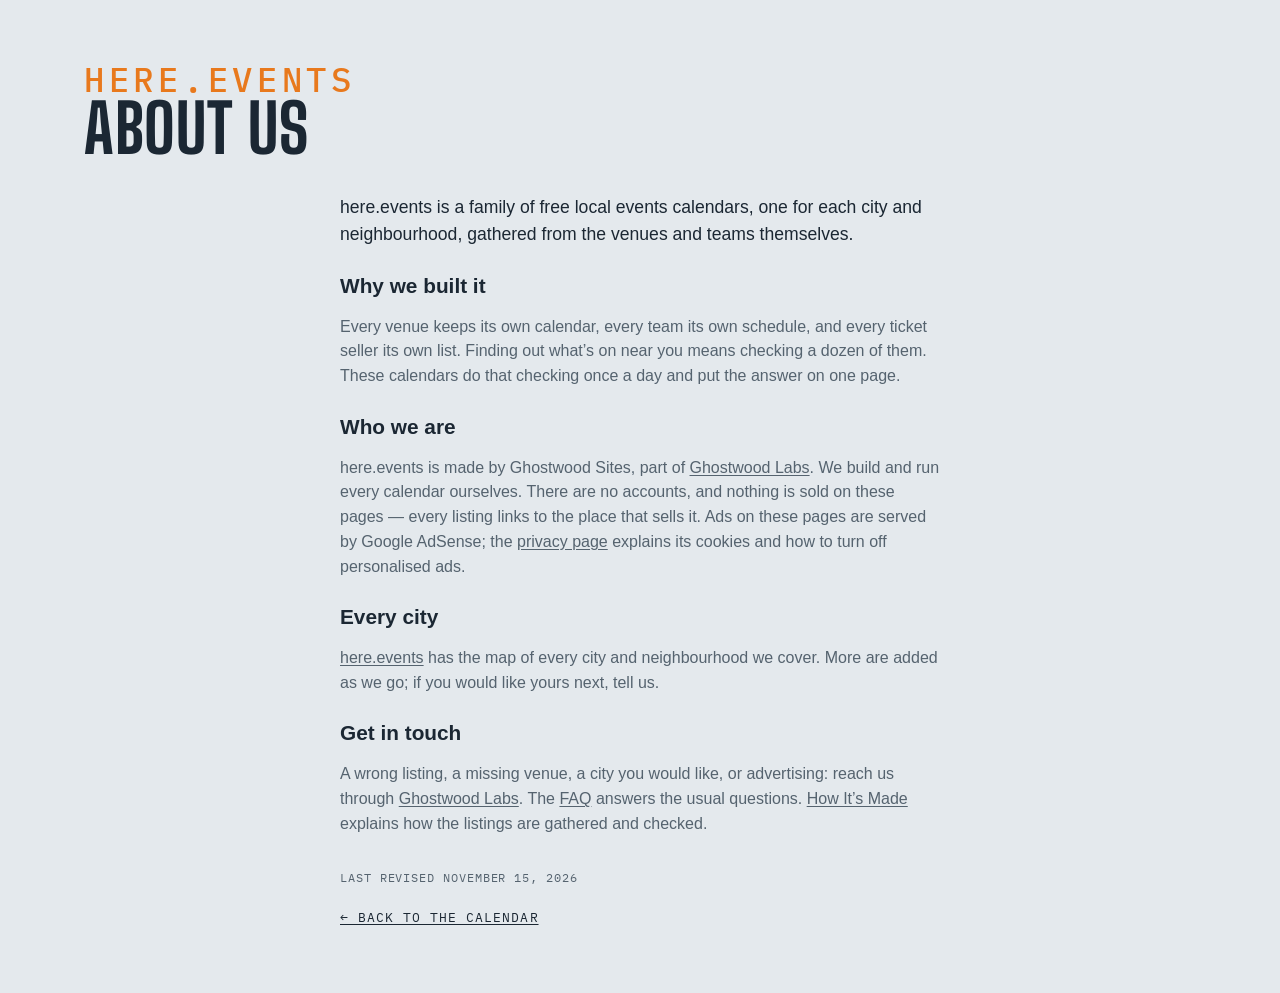
<file: site/about.html>
<!DOCTYPE html>
<html lang="en">
<head>
<meta charset="utf-8">
<meta name="viewport" content="width=device-width, initial-scale=1, viewport-fit=cover">
<meta name="theme-color" media="(prefers-color-scheme: light)" content="#edf1f4">
<meta name="theme-color" media="(prefers-color-scheme: dark)" content="#141a20">
<script>
  try {
    var t = localStorage.getItem('lqa-theme');
    var PHONE = '(max-width: 640px), (pointer: coarse) and (max-height: 500px)';
    if ((t === 'light' || t === 'dark') && !matchMedia(PHONE).matches) document.documentElement.dataset.theme = t;
  } catch (e) { /* no storage — system it is */ }
</script>
<title>About Us — here.events</title>
<meta name="description" content="About here.events: free local events calendars for each city and neighbourhood, gathered from the venues and teams themselves.">
<link rel="canonical" href="https://seattle.here.events/about.html">
<link rel="icon" href="favicon.svg" type="image/svg+xml">
<link rel="preconnect" href="https://fonts.googleapis.com">
<link rel="preconnect" href="https://fonts.gstatic.com" crossorigin>
<link href="https://fonts.googleapis.com/css2?family=Big+Shoulders:opsz,wght@10..72,500;10..72,700&family=IBM+Plex+Mono:wght@400;500&display=swap" rel="stylesheet">
<link rel="stylesheet" href="styles.css?v=__V__">
<script src="city.js?v=__V__"></script>
</head>
<body>

<!-- the Ghostwood Labs mark, drawn once; the masthead and the footer <use> it -->
<svg width="0" height="0" style="position:absolute" aria-hidden="true">
  <symbol id="gw-mark" viewBox="0 0 576 576">
    <g fill="none" stroke="currentColor" stroke-width="24" stroke-linecap="round" stroke-linejoin="round">
      <path d="M300.19 51.03A26 26 0 0 1 275.81 51.03L235.63 29.71A26 26 0 0 0 210.57 30.08L103.63 91.02A26 26 0 0 0 90.5 113.61L90.5 161.4A26 26 0 0 1 77.38 183.98L39.62 205.52A26 26 0 0 0 26.5 228.1L26.5 347.9A26 26 0 0 0 39.62 370.48L77.38 392.02A26 26 0 0 1 90.5 414.6L90.5 462.39A26 26 0 0 0 103.63 484.98L210.57 545.92A26 26 0 0 0 235.63 546.29L275.81 524.97A26 26 0 0 1 300.19 524.97L340.37 546.29A26 26 0 0 0 365.43 545.92L472.37 484.98A26 26 0 0 0 485.5 462.39L485.5 414.6A26 26 0 0 1 498.62 392.02L536.38 370.48A26 26 0 0 0 549.5 347.9L549.5 228.1A26 26 0 0 0 536.38 205.52L498.62 183.98A26 26 0 0 1 485.5 161.4L485.5 113.61A26 26 0 0 0 472.37 91.02L365.43 30.08A26 26 0 0 0 340.37 29.71L300.19 51.03Z"/>
      <path d="M288 57.5L288 177.5"/>
      <path d="M288 518.5L288 403.5"/>
      <path d="M90.5 176.5L144.63 204.58A26 26 0 0 0 169.19 204.26L209.58 181.92A26 26 0 0 0 223 159.17L223 101.5L158.5 137.5"/>
      <path d="M485.5 176.5L431.37 204.58A26 26 0 0 1 406.81 204.26L366.42 181.92A26 26 0 0 1 353 159.17L353 101.5L417.5 137.5"/>
      <path d="M157 211L157 287.5"/>
      <path d="M419 211L419 287.5"/>
      <path d="M90.5 399.5L144.63 371.42A26 26 0 0 1 169.19 371.74L209.58 394.08A26 26 0 0 1 223 416.83L223 474.5L158.5 438.5"/>
      <path d="M485.5 399.5L431.37 371.42A26 26 0 0 0 406.81 371.74L366.42 394.08A26 26 0 0 0 353 416.83L353 474.5L417.5 438.5"/>
      <path d="M26.5 288L92 325.5L92 250.5"/>
      <path d="M549.5 288L484 325.5L484 250.5"/>
    </g>
  </symbol>
</svg>

<!-- About us (Steve, 2026-10-29: "Create an about us section just to the left of FAQ, make it work
     the same"): one shared page for every city, word for word, like the FAQ. Styled by .ad-page. -->
<header class="masthead">
  <div class="masthead-text">
    <p class="eyebrow">here.events</p>
    <h1>About Us</h1>
  </div>
</header>
<main class="ad-page about-page">
  <p class="ad-lead">here.events is a family of free local events calendars, one for each city and neighbourhood, gathered from the venues and teams themselves.</p>

  <h2>Why we built it</h2>
  <p>Every venue keeps its own calendar, every team its own schedule, and every ticket seller its own list. Finding out what’s on near you means checking a dozen of them. These calendars do that checking once a day and put the answer on one page.</p>

  <h2>Who we are</h2>
  <p>here.events is made by Ghostwood Sites, part of <a href="https://ghostwoodlabs.com/" rel="noopener">Ghostwood Labs</a>. We build and run every calendar ourselves. There are no accounts, and nothing is sold on these pages — every listing links to the place that sells it. Ads on these pages are served by Google AdSense; the <a href="https://here.events/privacy/">privacy page</a> explains its cookies and how to turn off personalised ads.</p>

  <h2>Every city</h2>
  <p><a href="https://here.events/">here.events</a> has the map of every city and neighbourhood we cover. More are added as we go; if you would like yours next, tell us.</p>

  <h2>Get in touch</h2>
  <p>A wrong listing, a missing venue, a city you would like, or advertising: reach us through <a href="https://ghostwoodlabs.com/" rel="noopener">Ghostwood Labs</a>. The <a href="faq.html">FAQ</a> answers the usual questions. <a href="how.html">How It’s Made</a> explains how the listings are gathered and checked.</p>

  <p class="ad-revised">Last revised <time datetime="2026-11-15">November 15, 2026</time></p>
  <a class="ad-back" href="./">← Back to the calendar</a>
</main>
</body>
</html>
</file>
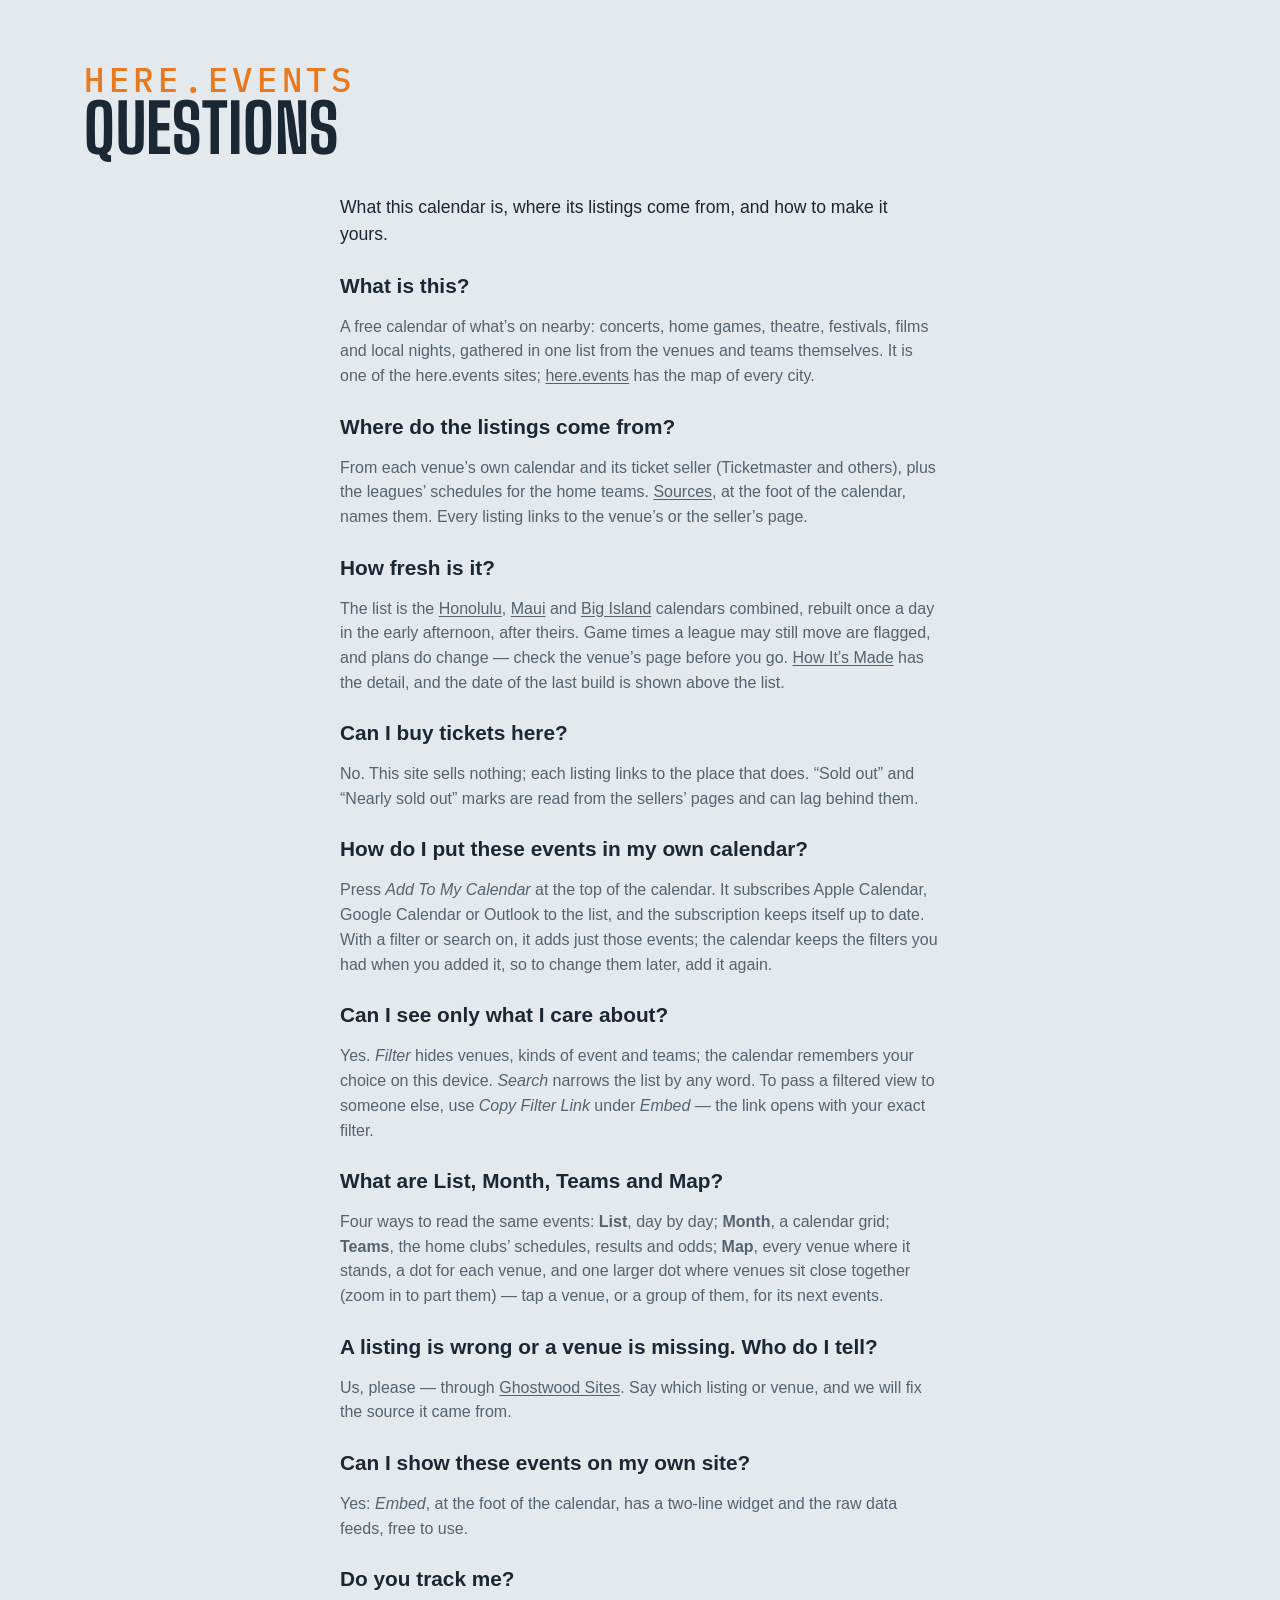
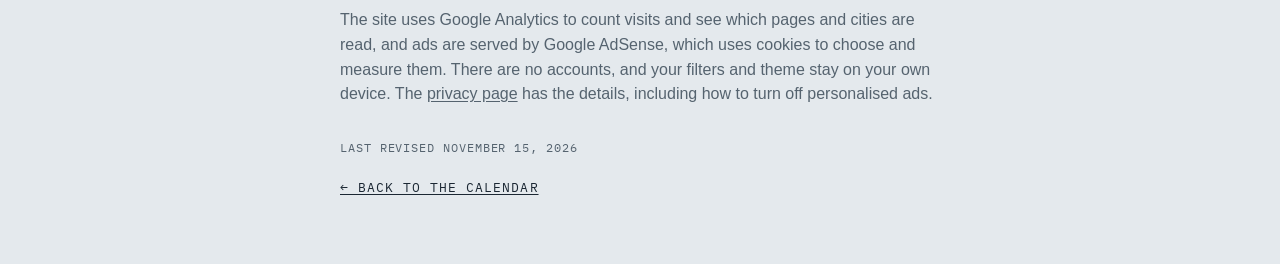
<file: site/faq.html>
<!DOCTYPE html>
<html lang="en">
<head>
<meta charset="utf-8">
<meta name="viewport" content="width=device-width, initial-scale=1, viewport-fit=cover">
<meta name="theme-color" media="(prefers-color-scheme: light)" content="#edf1f4">
<meta name="theme-color" media="(prefers-color-scheme: dark)" content="#141a20">
<script>
  try {
    var t = localStorage.getItem('lqa-theme');
    var PHONE = '(max-width: 640px), (pointer: coarse) and (max-height: 500px)';
    if ((t === 'light' || t === 'dark') && !matchMedia(PHONE).matches) document.documentElement.dataset.theme = t;
  } catch (e) { /* no storage — system it is */ }
</script>
<title>Questions — here.events</title>
<meta name="description" content="Questions about this events calendar: where the listings come from, how fresh they are, and how to put them in your own calendar.">
<link rel="icon" href="favicon.svg" type="image/svg+xml">
<link rel="preconnect" href="https://fonts.googleapis.com">
<link rel="preconnect" href="https://fonts.gstatic.com" crossorigin>
<link href="https://fonts.googleapis.com/css2?family=Big+Shoulders:opsz,wght@10..72,500;10..72,700&family=IBM+Plex+Mono:wght@400;500&display=swap" rel="stylesheet">
<link rel="stylesheet" href="styles.css?v=__V__">
<script src="city.js?v=__V__"></script>
</head>
<body>

<!-- the Ghostwood Labs mark, drawn once; the masthead and the footer <use> it -->
<svg width="0" height="0" style="position:absolute" aria-hidden="true">
  <symbol id="gw-mark" viewBox="0 0 576 576">
    <g fill="none" stroke="currentColor" stroke-width="24" stroke-linecap="round" stroke-linejoin="round">
      <path d="M300.19 51.03A26 26 0 0 1 275.81 51.03L235.63 29.71A26 26 0 0 0 210.57 30.08L103.63 91.02A26 26 0 0 0 90.5 113.61L90.5 161.4A26 26 0 0 1 77.38 183.98L39.62 205.52A26 26 0 0 0 26.5 228.1L26.5 347.9A26 26 0 0 0 39.62 370.48L77.38 392.02A26 26 0 0 1 90.5 414.6L90.5 462.39A26 26 0 0 0 103.63 484.98L210.57 545.92A26 26 0 0 0 235.63 546.29L275.81 524.97A26 26 0 0 1 300.19 524.97L340.37 546.29A26 26 0 0 0 365.43 545.92L472.37 484.98A26 26 0 0 0 485.5 462.39L485.5 414.6A26 26 0 0 1 498.62 392.02L536.38 370.48A26 26 0 0 0 549.5 347.9L549.5 228.1A26 26 0 0 0 536.38 205.52L498.62 183.98A26 26 0 0 1 485.5 161.4L485.5 113.61A26 26 0 0 0 472.37 91.02L365.43 30.08A26 26 0 0 0 340.37 29.71L300.19 51.03Z"/>
      <path d="M288 57.5L288 177.5"/>
      <path d="M288 518.5L288 403.5"/>
      <path d="M90.5 176.5L144.63 204.58A26 26 0 0 0 169.19 204.26L209.58 181.92A26 26 0 0 0 223 159.17L223 101.5L158.5 137.5"/>
      <path d="M485.5 176.5L431.37 204.58A26 26 0 0 1 406.81 204.26L366.42 181.92A26 26 0 0 1 353 159.17L353 101.5L417.5 137.5"/>
      <path d="M157 211L157 287.5"/>
      <path d="M419 211L419 287.5"/>
      <path d="M90.5 399.5L144.63 371.42A26 26 0 0 1 169.19 371.74L209.58 394.08A26 26 0 0 1 223 416.83L223 474.5L158.5 438.5"/>
      <path d="M485.5 399.5L431.37 371.42A26 26 0 0 0 406.81 371.74L366.42 394.08A26 26 0 0 0 353 416.83L353 474.5L417.5 438.5"/>
      <path d="M26.5 288L92 325.5L92 250.5"/>
      <path d="M549.5 288L484 325.5L484 250.5"/>
    </g>
  </symbol>
</svg>

<!-- The FAQ (Steve, 2026-10-28, queued "creating a FAQ page"): one shared page for
     every city, word for word, "here.events" over the heading on every site (Steve,
     2026-10-29: "FAQ doesn't need the city/neighboorhood"). Styled by .ad-page in styles.css, like Advertise. -->
<header class="masthead">
  <div class="masthead-text">
    <p class="eyebrow">here.events</p>
    <h1>Questions</h1>
  </div>
</header>
<main class="ad-page faq-page">
  <p class="ad-lead">What this calendar is, where its listings come from, and how to make it yours.</p>

  <h2>What is this?</h2>
  <p>A free calendar of what’s on nearby: concerts, home games, theatre, festivals, films and local nights, gathered in one list from the venues and teams themselves. It is one of the here.events sites; <a href="https://here.events/">here.events</a> has the map of every city.</p>

  <h2>Where do the listings come from?</h2>
  <p>From each venue’s own calendar and its ticket seller (Ticketmaster and others), plus the leagues’ schedules for the home teams. <a href="sources.html">Sources</a>, at the foot of the calendar, names them. Every listing links to the venue’s or the seller’s page.</p>

  <h2>How fresh is it?</h2>
  <!-- hawaii-events' own sentence (Steve, 2026-10-31, "g 2": the state site reads the island sites' feeds, cron 23:15 UTC = 1:15 PM HST) — keep it when a new faq.html is copied in -->
  <p>The list is the <a href="https://honolulu.here.events/">Honolulu</a>, <a href="https://maui.here.events/">Maui</a> and <a href="https://bigisland.here.events/">Big Island</a> calendars combined, rebuilt once a day in the early afternoon, after theirs. Game times a league may still move are flagged, and plans do change — check the venue’s page before you go. <a href="how.html">How It’s Made</a> has the detail, and the date of the last build is shown above the list.</p>

  <h2>Can I buy tickets here?</h2>
  <p>No. This site sells nothing; each listing links to the place that does. “Sold out” and “Nearly sold out” marks are read from the sellers’ pages and can lag behind them.</p>

  <h2>How do I put these events in my own calendar?</h2>
  <p>Press <em>Add To My Calendar</em> at the top of the calendar. It subscribes Apple Calendar, Google Calendar or Outlook to the list, and the subscription keeps itself up to date. With a filter or search on, it adds just those events; the calendar keeps the filters you had when you added it, so to change them later, add it again.</p>

  <h2>Can I see only what I care about?</h2>
  <p>Yes. <em>Filter</em> hides venues, kinds of event and teams; the calendar remembers your choice on this device. <em>Search</em> narrows the list by any word. To pass a filtered view to someone else, use <em>Copy Filter Link</em> under <em>Embed</em> — the link opens with your exact filter.</p>

  <h2>What are List, Month, Teams and Map?</h2>
  <p>Four ways to read the same events: <strong>List</strong>, day by day; <strong>Month</strong>, a calendar grid; <strong>Teams</strong>, the home clubs’ schedules, results and odds; <strong>Map</strong>, every venue where it stands, a dot for each venue, and one larger dot where venues sit close together (zoom in to part them) — tap a venue, or a group of them, for its next events.</p>

  <h2>A listing is wrong or a venue is missing. Who do I tell?</h2>
  <p>Us, please — through <a href="https://ghostwoodlabs.com/" rel="noopener">Ghostwood Sites</a>. Say which listing or venue, and we will fix the source it came from.</p>

  <h2>Can I show these events on my own site?</h2>
  <p>Yes: <em>Embed</em>, at the foot of the calendar, has a two-line widget and the raw data feeds, free to use.</p>

  <h2>Do you track me?</h2>
  <p>The site uses Google Analytics to count visits and see which pages and cities are read, and ads are served by Google AdSense, which uses cookies to choose and measure them. There are no accounts, and your filters and theme stay on your own device. The <a href="https://here.events/privacy/">privacy page</a> has the details, including how to turn off personalised ads.</p>

  <p class="ad-revised">Last revised <time datetime="2026-11-15">November 15, 2026</time></p>
  <a class="ad-back" href="./">← Back to the calendar</a>
</main>
</body>
</html>
</file>
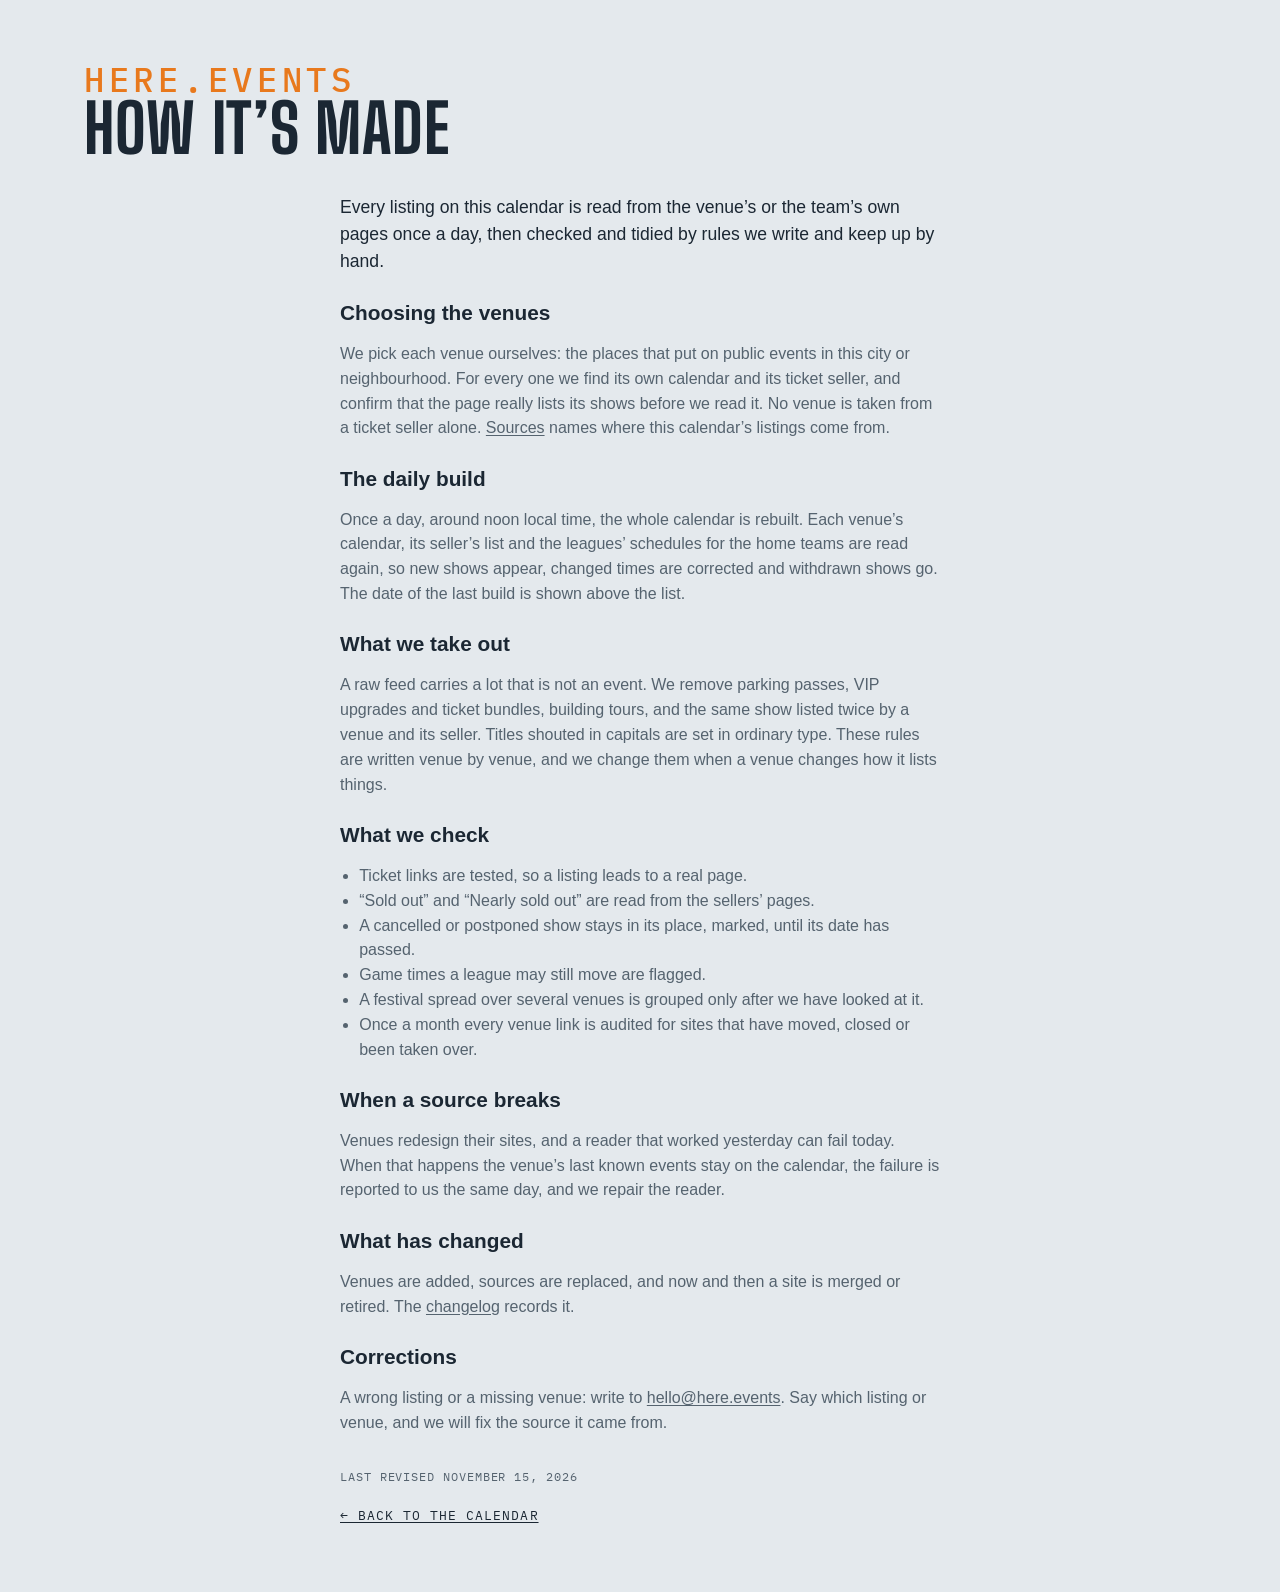
<file: site/how.html>
<!DOCTYPE html>
<html lang="en">
<head>
<meta charset="utf-8">
<meta name="viewport" content="width=device-width, initial-scale=1, viewport-fit=cover">
<meta name="theme-color" media="(prefers-color-scheme: light)" content="#edf1f4">
<meta name="theme-color" media="(prefers-color-scheme: dark)" content="#141a20">
<script>
  try {
    var t = localStorage.getItem('lqa-theme');
    var PHONE = '(max-width: 640px), (pointer: coarse) and (max-height: 500px)';
    if ((t === 'light' || t === 'dark') && !matchMedia(PHONE).matches) document.documentElement.dataset.theme = t;
  } catch (e) {}
</script>
<title>How This Calendar Is Made — here.events</title>
<meta name="description" content="How the here.events calendars are made: which venues are chosen, what is read each day, what is taken out by hand, and what is checked before a listing is published.">
<link rel="canonical" href="https://seattle.here.events/how.html">
<link rel="icon" href="favicon.svg" type="image/svg+xml">
<link rel="preconnect" href="https://fonts.googleapis.com">
<link rel="preconnect" href="https://fonts.gstatic.com" crossorigin>
<link href="https://fonts.googleapis.com/css2?family=Big+Shoulders:opsz,wght@10..72,500;10..72,700&family=IBM+Plex+Mono:wght@400;500&display=swap" rel="stylesheet">
<link rel="stylesheet" href="styles.css?v=__V__">
<script src="city.js?v=__V__"></script>
</head>
<body>

<svg width="0" height="0" style="position:absolute" aria-hidden="true">
  <symbol id="gw-mark" viewBox="0 0 576 576">
    <g fill="none" stroke="currentColor" stroke-width="24" stroke-linecap="round" stroke-linejoin="round">
      <path d="M300.19 51.03A26 26 0 0 1 275.81 51.03L235.63 29.71A26 26 0 0 0 210.57 30.08L103.63 91.02A26 26 0 0 0 90.5 113.61L90.5 161.4A26 26 0 0 1 77.38 183.98L39.62 205.52A26 26 0 0 0 26.5 228.1L26.5 347.9A26 26 0 0 0 39.62 370.48L77.38 392.02A26 26 0 0 1 90.5 414.6L90.5 462.39A26 26 0 0 0 103.63 484.98L210.57 545.92A26 26 0 0 0 235.63 546.29L275.81 524.97A26 26 0 0 1 300.19 524.97L340.37 546.29A26 26 0 0 0 365.43 545.92L472.37 484.98A26 26 0 0 0 485.5 462.39L485.5 414.6A26 26 0 0 1 498.62 392.02L536.38 370.48A26 26 0 0 0 549.5 347.9L549.5 228.1A26 26 0 0 0 536.38 205.52L498.62 183.98A26 26 0 0 1 485.5 161.4L485.5 113.61A26 26 0 0 0 472.37 91.02L365.43 30.08A26 26 0 0 0 340.37 29.71L300.19 51.03Z"/>
      <path d="M288 57.5L288 177.5"/>
      <path d="M288 518.5L288 403.5"/>
      <path d="M90.5 176.5L144.63 204.58A26 26 0 0 0 169.19 204.26L209.58 181.92A26 26 0 0 0 223 159.17L223 101.5L158.5 137.5"/>
      <path d="M485.5 176.5L431.37 204.58A26 26 0 0 1 406.81 204.26L366.42 181.92A26 26 0 0 1 353 159.17L353 101.5L417.5 137.5"/>
      <path d="M157 211L157 287.5"/>
      <path d="M419 211L419 287.5"/>
      <path d="M90.5 399.5L144.63 371.42A26 26 0 0 1 169.19 371.74L209.58 394.08A26 26 0 0 1 223 416.83L223 474.5L158.5 438.5"/>
      <path d="M485.5 399.5L431.37 371.42A26 26 0 0 0 406.81 371.74L366.42 394.08A26 26 0 0 0 353 416.83L353 474.5L417.5 438.5"/>
      <path d="M26.5 288L92 325.5L92 250.5"/>
      <path d="M549.5 288L484 325.5L484 250.5"/>
    </g>
  </symbol>
</svg>

<header class="masthead">
  <div class="masthead-text">
    <p class="eyebrow">here.events</p>
    <h1>How It’s Made</h1>
  </div>
</header>
<main class="ad-page how-page">
  <p class="ad-lead">Every listing on this calendar is read from the venue’s or the team’s own pages once a day, then checked and tidied by rules we write and keep up by hand.</p>

  <h2>Choosing the venues</h2>
  <p>We pick each venue ourselves: the places that put on public events in this city or neighbourhood. For every one we find its own calendar and its ticket seller, and confirm that the page really lists its shows before we read it. No venue is taken from a ticket seller alone. <a href="sources.html">Sources</a> names where this calendar’s listings come from.</p>

  <h2>The daily build</h2>
  <p>Once a day, around noon local time, the whole calendar is rebuilt. Each venue’s calendar, its seller’s list and the leagues’ schedules for the home teams are read again, so new shows appear, changed times are corrected and withdrawn shows go. The date of the last build is shown above the list.</p>

  <h2>What we take out</h2>
  <p>A raw feed carries a lot that is not an event. We remove parking passes, VIP upgrades and ticket bundles, building tours, and the same show listed twice by a venue and its seller. Titles shouted in capitals are set in ordinary type. These rules are written venue by venue, and we change them when a venue changes how it lists things.</p>

  <h2>What we check</h2>
  <ul>
    <li>Ticket links are tested, so a listing leads to a real page.</li>
    <li>“Sold out” and “Nearly sold out” are read from the sellers’ pages.</li>
    <li>A cancelled or postponed show stays in its place, marked, until its date has passed.</li>
    <li>Game times a league may still move are flagged.</li>
    <li>A festival spread over several venues is grouped only after we have looked at it.</li>
    <li>Once a month every venue link is audited for sites that have moved, closed or been taken over.</li>
  </ul>

  <h2>When a source breaks</h2>
  <p>Venues redesign their sites, and a reader that worked yesterday can fail today. When that happens the venue’s last known events stay on the calendar, the failure is reported to us the same day, and we repair the reader.</p>

  <h2>What has changed</h2>
  <p>Venues are added, sources are replaced, and now and then a site is merged or retired. The <a href="https://here.events/changelog/">changelog</a> records it.</p>

  <h2>Corrections</h2>
  <p>A wrong listing or a missing venue: write to <a href="mailto:hello@here.events">hello@here.events</a>. Say which listing or venue, and we will fix the source it came from.</p>

  <p class="ad-revised">Last revised <time datetime="2026-11-15">November 15, 2026</time></p>
  <a class="ad-back" href="./">← Back to the calendar</a>
</main>
</body>
</html>
</file>
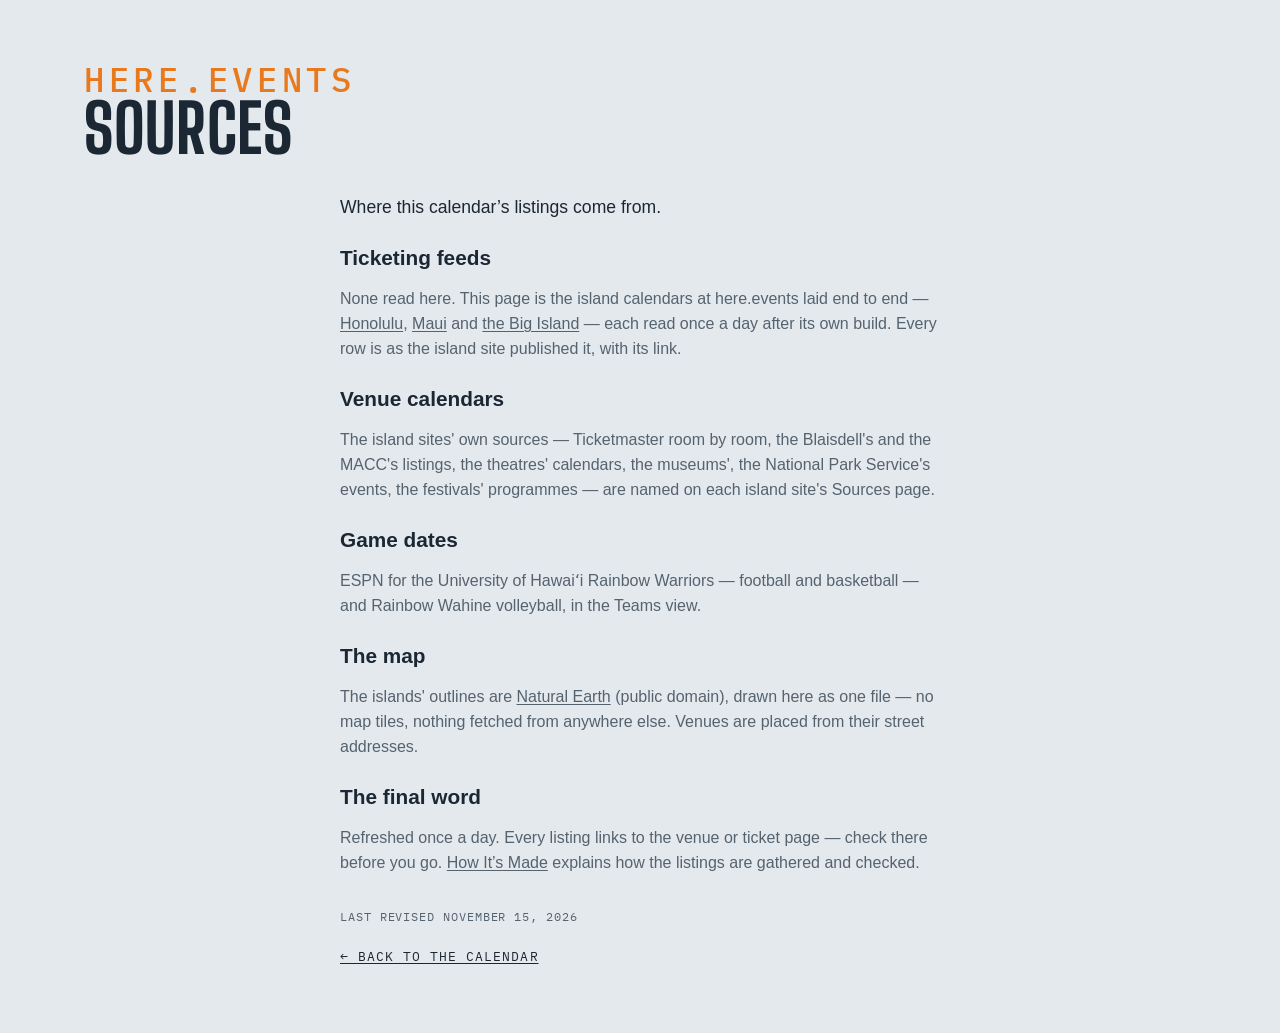
<file: site/sources.html>
<!DOCTYPE html>
<html lang="en">
<head>
<meta charset="utf-8">
<meta name="viewport" content="width=device-width, initial-scale=1, viewport-fit=cover">
<meta name="theme-color" media="(prefers-color-scheme: light)" content="#edf1f4">
<meta name="theme-color" media="(prefers-color-scheme: dark)" content="#141a20">
<script>
  try {
    var t = localStorage.getItem('lqa-theme');
    var PHONE = '(max-width: 640px), (pointer: coarse) and (max-height: 500px)';
    if ((t === 'light' || t === 'dark') && !matchMedia(PHONE).matches) document.documentElement.dataset.theme = t;
  } catch (e) { /* no storage — system it is */ }
</script>
<title>Sources — here.events</title>
<meta name="description" content="Where this events calendar’s listings come from: the ticket sellers, the venues’ own calendars and the leagues’ schedules.">
<link rel="icon" href="favicon.svg" type="image/svg+xml">
<link rel="preconnect" href="https://fonts.googleapis.com">
<link rel="preconnect" href="https://fonts.gstatic.com" crossorigin>
<link href="https://fonts.googleapis.com/css2?family=Big+Shoulders:opsz,wght@10..72,500;10..72,700&family=IBM+Plex+Mono:wght@400;500&display=swap" rel="stylesheet">
<link rel="stylesheet" href="styles.css?v=__V__">
<script src="city.js?v=__V__"></script>
</head>
<body>

<!-- the Ghostwood Labs mark, drawn once; the masthead and the footer <use> it -->
<svg width="0" height="0" style="position:absolute" aria-hidden="true">
  <symbol id="gw-mark" viewBox="0 0 576 576">
    <g fill="none" stroke="currentColor" stroke-width="24" stroke-linecap="round" stroke-linejoin="round">
      <path d="M300.19 51.03A26 26 0 0 1 275.81 51.03L235.63 29.71A26 26 0 0 0 210.57 30.08L103.63 91.02A26 26 0 0 0 90.5 113.61L90.5 161.4A26 26 0 0 1 77.38 183.98L39.62 205.52A26 26 0 0 0 26.5 228.1L26.5 347.9A26 26 0 0 0 39.62 370.48L77.38 392.02A26 26 0 0 1 90.5 414.6L90.5 462.39A26 26 0 0 0 103.63 484.98L210.57 545.92A26 26 0 0 0 235.63 546.29L275.81 524.97A26 26 0 0 1 300.19 524.97L340.37 546.29A26 26 0 0 0 365.43 545.92L472.37 484.98A26 26 0 0 0 485.5 462.39L485.5 414.6A26 26 0 0 1 498.62 392.02L536.38 370.48A26 26 0 0 0 549.5 347.9L549.5 228.1A26 26 0 0 0 536.38 205.52L498.62 183.98A26 26 0 0 1 485.5 161.4L485.5 113.61A26 26 0 0 0 472.37 91.02L365.43 30.08A26 26 0 0 0 340.37 29.71L300.19 51.03Z"/>
      <path d="M288 57.5L288 177.5"/>
      <path d="M288 518.5L288 403.5"/>
      <path d="M90.5 176.5L144.63 204.58A26 26 0 0 0 169.19 204.26L209.58 181.92A26 26 0 0 0 223 159.17L223 101.5L158.5 137.5"/>
      <path d="M485.5 176.5L431.37 204.58A26 26 0 0 1 406.81 204.26L366.42 181.92A26 26 0 0 1 353 159.17L353 101.5L417.5 137.5"/>
      <path d="M157 211L157 287.5"/>
      <path d="M419 211L419 287.5"/>
      <path d="M90.5 399.5L144.63 371.42A26 26 0 0 1 169.19 371.74L209.58 394.08A26 26 0 0 1 223 416.83L223 474.5L158.5 438.5"/>
      <path d="M485.5 399.5L431.37 371.42A26 26 0 0 0 406.81 371.74L366.42 394.08A26 26 0 0 0 353 416.83L353 474.5L417.5 438.5"/>
      <path d="M26.5 288L92 325.5L92 250.5"/>
      <path d="M549.5 288L484 325.5L484 250.5"/>
    </g>
  </symbol>
</svg>

<!-- The sources (Steve, 2026-10-29: "make it work like FAQ"): moved here from the footer's
     floating panel. "here.events" over the heading like the FAQ, but the text below is this
     city's own — each city keeps its own sources.html. Styled by .ad-page in styles.css. -->
<header class="masthead">
  <div class="masthead-text">
    <p class="eyebrow">here.events</p>
    <h1>Sources</h1>
  </div>
</header>
<main class="ad-page sources-page">
  <p class="ad-lead">Where this calendar’s listings come from.</p>

  <h2>Ticketing feeds</h2>
  <p>None read here. This page is the island calendars at here.events laid end to end — <a href="https://honolulu.here.events/">Honolulu</a>, <a href="https://maui.here.events/">Maui</a> and <a href="https://bigisland.here.events/">the Big Island</a> — each read once a day after its own build. Every row is as the island site published it, with its link.</p>

  <h2>Venue calendars</h2>
  <p>The island sites' own sources — Ticketmaster room by room, the Blaisdell's and the MACC's listings, the theatres' calendars, the museums', the National Park Service's events, the festivals' programmes — are named on each island site's Sources page.</p>

  <h2>Game dates</h2>
  <p>ESPN for the University of Hawaiʻi Rainbow Warriors — football and basketball — and Rainbow Wahine volleyball, in the Teams view.</p>

  <h2>The map</h2>
  <p>The islands' outlines are <a href="https://www.naturalearthdata.com/" target="_blank" rel="noopener">Natural Earth</a> (public domain), drawn here as one file — no map tiles, nothing fetched from anywhere else. Venues are placed from their street addresses.</p>

  <h2>The final word</h2>
  <p>Refreshed once a day. Every listing links to the venue or ticket page — check there before you go. <a href="how.html">How It’s Made</a> explains how the listings are gathered and checked.</p>

  <p class="ad-revised">Last revised <time datetime="2026-11-15">November 15, 2026</time></p>
  <a class="ad-back" href="./">← Back to the calendar</a>
</main>
</body>
</html>
</file>
<file: site/styles.css>
/* Lower Queen Anne Events — overcast-sky palette, marquee display type. */

:root {
  --sky: #e4e9ed;        /* overcast paper (a step down from #edf1f4, Steve 2026-10-12: "a little less glaring") */
  --mist: #f7f9fb;       /* card surface (was pure white) */
  --ink: #1b2733;        /* Puget ink */
  --ink-soft: #55636f;
  --ink-bright: #1b2733; /* the logo: pure white in the dark palette, ink here */
  --line: #c3ccd4;
  --gold: #e8791d;       /* Space Needle "Galaxy Gold" */
  --gold-soft: #fbe9d8;
  /* Color coding is muted (a step back from the pure primaries) and each
     group keeps to its own family so a dot or stripe reads as what it is:
     venues are cool (blue → violet → teal), event types are warm (yellow →
     orange → red → pink). */
  /* venue hues (chips, grid ticks, agenda tags): a sweep from teal through
     blue and violet to magenta, neighbors alternating light and dark */
  /* all three families sit a step back from the pure primaries: the same
     hues, less glare, so the stripes and ticks read after the titles */
  --v-arena: #9e2e2e; --v-concerthall: #2e9e50; --v-exhibition: #6f2e9e; --v-sheriff: #9e912e; --v-ching: #2e8b9e; --v-shell: #9e2e69; --v-hawaiitheatre: #4a9e2e; --v-diamondhead: #9e2e4a; --v-kumukahua: #2e6f9e; --v-homa: #2e9e8e; --v-orvis: #2e9e2e; --v-bishop: #949e2e; --v-iolani: #2e509e; --v-missionhouses: #532e9e; --v-hbsocial: #2e9e75; --v-republik: #342e9e; --v-bluenote: #9e532e; --v-hulas: #9e6f2e; --v-royalhawaiian: #882e9e; --v-salt: #9e442e; --v-paliku: #669e2e; --v-waimea: #9e2e8b; --v-macc: #9e2e2e; --v-iao: #9e6f2e; --v-bailey: #949e2e; --v-proarts: #669e2e; --v-mulligans: #2e9e2e; --v-playground: #2e9e8e; --v-pwf: #2e6f9e; --v-civic: #2e509e; --v-cannery: #532e9e; --v-hui: #882e9e; --v-haleakala: #9e2e8b; --v-lanai: #9e2e4a; --v-kbx: #2e789e; --v-coffeefest: #9e782e; --v-aloha: #9e2e2e; --v-puuhonua: #2e9e2e; --v-kaloko: #2e9e78; --v-bowl: #782e9e; --v-hilton: #2e409e; --v-queens: #9e2e8b; --v-kings: #9e532e; --v-kahilu: #9e942e; --v-honokaa: #9e602e; --v-puukohola: #539e2e; --v-palace: #9e2e2e; --v-pac: #782e9e; --v-hilo-civic: #2e409e; --v-merrie: #9e782e; --v-crown: #9e2e8b; --v-imiloa: #2e789e; --v-vulcans: #9e532e; --v-volcanoes: #9e942e; --v-vac: #2e9e78; /* the rooms, one hue each (city.js cssVar) — the island sites' own hues, printed by scripts/sister-venues.mjs */
  --venue-text: 72%;     /* how much of the venue hue the card's venue label keeps (light mode) */
  --tint: 26%;           /* the venue wash behind a series card (light mode; 13% in the dark palette) */
  --row-a: #f3f6f8; --row-b: #d6dde3; /* the list's rows alternate light and dark grey; only a series keeps its venue's hue (Steve, 2026-10-20) */
  /* event-type hues (calendar ticks, agenda right edge): concerts salmon and
     arts crimson keep clear of the brand orange; movies slate = "quiet" */
  --t-concert: #d9664f;
  --t-sports: #d4b106;
  --t-arts: #b8303f;
  --t-movie: #7a8a99;
  --t-community: #d63f9c;
  --t-expo: #2a9d8f;      /* conventions & expos: turquoise, the one hue the types didn't use */
  --t-bar: #c28a12;       /* bar nights: amber, an ale between the sports yellow and concert salmon */
  --alert: #e02b26;       /* cancelled / postponed notes: plain bright red */
  --barh-base: 3.4rem;   /* the pinned filter bar's height (chips 2.25rem + padding) */
  --titleh: 1.7rem;      /* the bar's title line (1.2rem + .5rem gap), added while scrolled */
  --barh: var(--barh-base); /* what the sticky things below the bar offset by */
  --rule: color-mix(in srgb, var(--line), var(--ink-soft)); /* list dividers: a step brighter than --line */
  /* the scorebug (the live game block, .tf-bug): a light panel in this theme, the broadcast's charcoal in the dark one (Steve, 2026-10-12: the charcoal panel on the light card looked bad) */
  --bug-bg: #f9fafb; --bug-frame: #c9d2da; --bug-ink: #1b2733; --bug-soft: #55636f; --bug-dim: #7c8894; --bug-rowline: #d5dce3; --bug-off: #b3bcc5; --bug-muted: #6b7784; --bug-score-bg: #ffffff; --bug-shadow: rgba(15, 25, 35, .10); --bug-redzone: #c8261f;
  --bug-bw: 1px; --frame: var(--line); --frame-w: 1px; /* the game block's frame and the bug's rules: hairlines in the card's line colour here, the 2px broadcast frame in the dark theme (Steve, 2026-10-12: "soften … the borders in general") */
  --cell-mix: 22%; --cell-ink: var(--ink); --cell-bar: 4px; --cell-shadow: none; /* the bug's team cells: a wash of the club colour with a bar of it at the left and ink type, instead of the solid cell ("soften the colors here") */
  --tick-mix: var(--ink); --tick-pct: 65%; /* the refresh countdown ring: the club's colour mixed toward ink here, toward white on the dark ground (the mix itself is written in the .tf-refresh rule: a token holding var(--team-2) would resolve here on :root, where no club colour exists, and come out empty) */
  --dot: color-mix(in srgb, var(--ink-soft) 40%, transparent); /* the dotted underline under the watch strip's links */
  --display: "Big Shoulders", "Arial Narrow", sans-serif;
  --body: -apple-system, BlinkMacSystemFont, "Segoe UI", "Helvetica Neue", sans-serif;
  --mono: "IBM Plex Mono", ui-monospace, Menlo, monospace;
}
/* Dark palette. Applies when the system prefers dark and the visitor hasn't
   picked Light, or whenever they've picked Dark (the toggle sets
   data-theme on <html>; "system" leaves it unset). The two blocks must
   stay identical — CSS has no way to give one ruleset two unrelated
   conditions. */
@media (prefers-color-scheme: dark) {
  :root:not([data-theme="light"]) {
    color-scheme: dark;
    --sky: #141a20; --mist: #1d252e; --ink: #e8edf1; --ink-soft: #9aa7b2; --ink-bright: #ffffff;
    --line: #333f4a; --gold: #f08a33; --gold-soft: #3a2a1a;
    --v-arena: #ea8686; --v-concerthall: #86eaa4; --v-exhibition: #c086ea; --v-sheriff: #eade86; --v-ching: #86d9ea; --v-shell: #ea86bb; --v-hawaiitheatre: #9fea86; --v-diamondhead: #ea869f; --v-kumukahua: #86c0ea; --v-homa: #86eadc; --v-orvis: #86ea86; --v-bishop: #e1ea86; --v-iolani: #86a4ea; --v-missionhouses: #a786ea; --v-hbsocial: #86eac5; --v-republik: #8b86ea; --v-bluenote: #eaa786; --v-hulas: #eac086; --v-royalhawaiian: #d686ea; --v-salt: #ea9a86; --v-paliku: #b8ea86; --v-waimea: #ea86d9; --v-macc: #ea8686; --v-iao: #eac086; --v-bailey: #e1ea86; --v-proarts: #b8ea86; --v-mulligans: #86ea86; --v-playground: #86eadc; --v-pwf: #86c0ea; --v-civic: #86a4ea; --v-cannery: #a786ea; --v-hui: #d686ea; --v-haleakala: #ea86d9; --v-lanai: #ea869f; --v-kbx: #86c8ea; --v-coffeefest: #eac886; --v-aloha: #ea8686; --v-puuhonua: #86ea86; --v-kaloko: #86eac8; --v-bowl: #c886ea; --v-hilton: #8696ea; --v-queens: #ea86d9; --v-kings: #eaa786; --v-kahilu: #eae186; --v-honokaa: #eab386; --v-puukohola: #a7ea86; --v-palace: #ea8686; --v-pac: #c886ea; --v-hilo-civic: #8696ea; --v-merrie: #eac886; --v-crown: #ea86d9; --v-imiloa: #86c8ea; --v-vulcans: #eaa786; --v-volcanoes: #eae186; --v-vac: #86eac8;
    --venue-text: 100%; --tint: 13%;
    --row-a: #1e252c; --row-b: #2c343c;
    --t-concert: #f0806a; --t-sports: #f2d21b; --t-arts: #d63a4f;
    --t-movie: #8b9db0; --t-community: #e660a8; --t-expo: #4fd1c5; --t-bar: #e3ad3c; --alert: #ff4b3e;
    --bug-bg: #2b2d30; --bug-frame: #c9cdd2; --bug-ink: #f4f4f4; --bug-soft: #d5d8dc; --bug-dim: #b9bec4; --bug-rowline: #5c6167; --bug-off: #6a6d72; --bug-muted: #4a4f56; --bug-score-bg: #fafafa; --bug-shadow: rgba(0, 0, 0, .35); --bug-redzone: #ff7b7b;
  --bug-bw: 2px; --frame: var(--ink-soft); --frame-w: 2px; --cell-mix: 100%; --cell-ink: #fff; --cell-bar: 0px; --cell-shadow: 0 1px 2px rgba(0, 0, 0, .5);
    --bug-bw: 2px; --frame: var(--ink-soft); --frame-w: 2px; --cell-mix: 100%; --cell-ink: #fff; --cell-bar: 0px; --cell-shadow: 0 1px 2px rgba(0, 0, 0, .5);
    --tick-mix: white; --tick-pct: 45%;
    --dot: color-mix(in srgb, var(--ink-soft) 60%, transparent);
  }
}
:root[data-theme="dark"] {
  color-scheme: dark;
  --sky: #141a20; --mist: #1d252e; --ink: #e8edf1; --ink-soft: #9aa7b2; --ink-bright: #ffffff;
  --line: #333f4a; --gold: #f08a33; --gold-soft: #3a2a1a;
  --v-arena: #ea8686; --v-concerthall: #86eaa4; --v-exhibition: #c086ea; --v-sheriff: #eade86; --v-ching: #86d9ea; --v-shell: #ea86bb; --v-hawaiitheatre: #9fea86; --v-diamondhead: #ea869f; --v-kumukahua: #86c0ea; --v-homa: #86eadc; --v-orvis: #86ea86; --v-bishop: #e1ea86; --v-iolani: #86a4ea; --v-missionhouses: #a786ea; --v-hbsocial: #86eac5; --v-republik: #8b86ea; --v-bluenote: #eaa786; --v-hulas: #eac086; --v-royalhawaiian: #d686ea; --v-salt: #ea9a86; --v-paliku: #b8ea86; --v-waimea: #ea86d9; --v-macc: #ea8686; --v-iao: #eac086; --v-bailey: #e1ea86; --v-proarts: #b8ea86; --v-mulligans: #86ea86; --v-playground: #86eadc; --v-pwf: #86c0ea; --v-civic: #86a4ea; --v-cannery: #a786ea; --v-hui: #d686ea; --v-haleakala: #ea86d9; --v-lanai: #ea869f; --v-kbx: #86c8ea; --v-coffeefest: #eac886; --v-aloha: #ea8686; --v-puuhonua: #86ea86; --v-kaloko: #86eac8; --v-bowl: #c886ea; --v-hilton: #8696ea; --v-queens: #ea86d9; --v-kings: #eaa786; --v-kahilu: #eae186; --v-honokaa: #eab386; --v-puukohola: #a7ea86; --v-palace: #ea8686; --v-pac: #c886ea; --v-hilo-civic: #8696ea; --v-merrie: #eac886; --v-crown: #ea86d9; --v-imiloa: #86c8ea; --v-vulcans: #eaa786; --v-volcanoes: #eae186; --v-vac: #86eac8;
  --venue-text: 100%; --tint: 13%;
  --row-a: #1e252c; --row-b: #2c343c;
  --t-concert: #f0806a; --t-sports: #f2d21b; --t-arts: #d63a4f;
  --t-movie: #8b9db0; --t-community: #e660a8; --t-expo: #4fd1c5; --t-bar: #e3ad3c; --alert: #ff4b3e;
  --bug-bg: #2b2d30; --bug-frame: #c9cdd2; --bug-ink: #f4f4f4; --bug-soft: #d5d8dc; --bug-dim: #b9bec4; --bug-rowline: #5c6167; --bug-off: #6a6d72; --bug-muted: #4a4f56; --bug-score-bg: #fafafa; --bug-shadow: rgba(0, 0, 0, .35); --bug-redzone: #ff7b7b;
  --tick-mix: white; --tick-pct: 45%;
  --dot: color-mix(in srgb, var(--ink-soft) 60%, transparent);
}
:root[data-theme="light"] { color-scheme: light; }

* { box-sizing: border-box; }
html { scroll-behavior: smooth; overflow-x: clip; } /* clip: the footer bleeds to the viewport edges */
@media (prefers-reduced-motion: reduce) { html { scroll-behavior: auto; } }
/* the page is 62rem wide, and steps wider on big screens so event names
   get a single line: the calendar column is fixed, so all of the extra
   width goes to the cards (the footer line follows) */
:root { --pagew: 62rem; }
@media (min-width: 1180px) { :root { --pagew: 72rem; } }
@media (min-width: 1360px) { :root { --pagew: 80rem; } }
body {
  /* no bottom padding: the sticky footer is the page's last thing, and any
     padding here would show as a blank band under it once the list is short.
     A column flex at least a viewport tall, so a short page (the Teams view
     with one team) still puts the footer at the bottom edge */
  display: flex; flex-direction: column; min-height: 100vh; min-height: 100dvh;
  margin: 0 auto; padding: 0 1.25rem; max-width: var(--pagew);
  background: var(--sky); color: var(--ink);
  font: 16px/1.55 var(--body);
}
/* flex items refuse to shrink below their content's minimum width, so one
   unwrappable line (a TV listing, the compact bar's title) would push a whole
   section past a phone's edge; let them shrink like blocks */
body > * { min-width: 0; }
a { color: inherit; text-underline-offset: 2px; }
:focus-visible { outline: 2px solid var(--ink-soft); outline-offset: 2px; }

/* ---- masthead ---- */
.masthead {
  display: flex; flex-wrap: wrap; gap: 1.5rem; align-items: flex-end;
  justify-content: space-between; padding: 2.5rem 0 1rem;
}
.eyebrow {
  font-family: var(--mono); font-size: .8rem; letter-spacing: .12em;
  text-transform: uppercase; color: var(--gold); margin: 0 0 .3rem;
}
h1 {
  font-family: var(--display); font-weight: 700; font-size: clamp(2.6rem, 7vw, 4.2rem);
  line-height: .92; text-transform: uppercase; letter-spacing: .01em; margin: 0;
}
.masthead-text { min-width: 0; max-width: 100%; } /* a flex item would grow to its widest line and push past a phone's edge */
/* "More Cities" (See All until 2026-10-13, Other Places until 2026-10-18): the pill before the theme pill, to the same map (Steve, 2026-10-12); in the pinned bar the chip's text folds away and the map glyph stays */
/* Add To My Calendar: the first of the masthead's tools (Steve, 2026-10-26, "should move here" — beside More Cities; in the bar from 2026-09-16 until then), sized like the More Cities pill beside it */
.masthead-tools #subscribeBtn { order: 3; display: inline-flex; align-items: center; gap: .45rem; min-height: calc(1.7rem + 8px); padding: 0 .95em; }
.masthead-tools #subscribeBtn svg { width: 1rem; height: 1rem; flex: none; }
.masthead-tools #subscribeBtn:hover { border-color: var(--ink-soft); }
.bar-title .masthead-tools #subscribeBtn { min-height: 1.7rem; padding: 0 .5em; } /* icon-only in the title line, like the pill (the label rule is .bar-title .masthead-tools .chip span) */
.masthead-tools .see-all { order: 4; display: inline-flex; align-items: center; gap: .45rem; min-height: calc(1.7rem + 8px); padding: 0 .95em; text-decoration: none; }
.masthead-tools .see-all svg { width: 1rem; height: 1rem; fill: none; stroke: currentColor; stroke-width: 1.6; stroke-linejoin: round; stroke-linecap: round; }
.masthead-tools .see-all:hover { border-color: var(--ink-soft); }
.bar-title .masthead-tools .see-all { min-height: 1.7rem; padding: 0 .5em; }
/* the mark and the name as one thing: the mark stretches to the text's
   height (eyebrow + title) and keeps square, in the footer mark's white */
.masthead { --mast-title: clamp(2.6rem, 7vw, 4.2rem); } /* the title's size; the eyebrow and the mark are cut from it */
.masthead h1 { font-size: var(--mast-title); }
/* the picture (Steve, 2026-09-21: line art, the Needle's crown the focus):
   the top of the Space Needle from the Highsmith aerial, traced to single
   smooth lines at build (a gradient-magnitude pass over the photo, see the
   memory note), a 4.5:1 window from the spire tip to the Queen Anne treeline
   with the Needle centred and the Cascades ridge behind
   (design/lqa-masthead-lines-gen.py). The
   drawing is a luminance mask (masthead-lines.png, white = line) over a box
   of ink, so the lines are the palette's own ink in either theme. A band
   behind the masthead, the Needle toward the right, dissolving into the page
   on every side — no hard edge where the art stops (Steve, 2026-09-21) */
.masthead { min-height: 11rem; overflow: hidden; isolation: isolate; } /* a slim band (Steve, 2026-09-20: minimal) */
.masthead-photo { /* the drawing fills the gap between the name and the theme pill (Steve, 2026-10-05: "in all the modes try to make it fill this space"): a flex item between them, as tall as the band (the negative margins reach over the band's padding) */
  order: 1; flex: 1 1 0; align-self: stretch; min-width: 0; z-index: -1;
  margin: -2.5rem 0 -1rem; pointer-events: none;
  background: #fff; opacity: .9; /* white lines on the dark palette, black on the light one (Steve: "white and black with antialiasing") */
  -webkit-mask-image: url(masthead-lines.png), linear-gradient(to right, transparent 0%, #000 10%, #000 92%, transparent 100%), linear-gradient(to bottom, #000 0%, #000 58%, transparent 100%);
  mask-image: url(masthead-lines.png), linear-gradient(to right, transparent 0%, #000 10%, #000 92%, transparent 100%), linear-gradient(to bottom, #000 0%, #000 58%, transparent 100%);
  -webkit-mask-size: auto 100%, 100% 100%, 100% 100%; mask-size: auto 100%, 100% 100%, 100% 100%; /* the drawing at the band's height, however wide the gap: the Needle stays whole, the ridge beside it shows as far as the gap allows */
  -webkit-mask-position: 50% 0%, 0 0, 0 0; mask-position: 50% 0%, 0 0, 0 0; /* the Needle is at the drawing's centre, so its spire is the centre of the gap at every width (Steve, 2026-10-05: "make the center the top of the needle") */
  -webkit-mask-repeat: no-repeat; mask-repeat: no-repeat;
  mask-mode: luminance, alpha, alpha;
  -webkit-mask-composite: source-in; mask-composite: intersect;
}
.masthead-tools { order: 2; }
:root[data-theme="light"] .masthead-photo { background: #000; opacity: .7; }
@media (prefers-color-scheme: light) { :root:not([data-theme="dark"]) .masthead-photo { background: #000; opacity: .7; } }
.masthead-text { position: relative; }
.masthead .eyebrow { font-size: calc(var(--mast-title) * .5); font-weight: 500; letter-spacing: .14em; margin-bottom: .1rem; line-height: 1; } /* "Seattle": half the title's size (Steve, 2026-09-16: twice the quarter it was), a shade bolder */
/* the masthead's tools (Steve, 2026-09-14): Add To My Calendar (back here
   2026-10-26), the More Cities pill and the theme pill at the masthead's
   right end — the bar below keeps its room for the switch, filters, search,
   the clubs and the season calendar chip */
.masthead { position: relative; }
.masthead-tools { display: flex; align-items: center; gap: .6rem; flex: none; margin-left: auto; }
.sub { color: var(--ink-soft); max-width: 34rem; margin: .8rem 0 0; }

.updated { /* the "Updated …" stamp: an eyebrow line under the title, spaced like the one above it */
  margin: .3rem 0 0; min-height: 1em;
}
/* Solid-ink pill with the page background as its text — a dark pill in
   light mode, a light one in dark — softened on hover (the event sheet's
   Tickets button). */
.btn-cal {
  display: inline-flex; align-items: center; gap: .55em; margin: auto 0;
  font: 600 1rem/1 var(--body); color: var(--sky); background: var(--ink);
  border: 0; border-radius: 999px; padding: .85em 1.4em .85em 1.15em; cursor: pointer;
  transition: background .15s, color .15s;
}
.btn-cal svg { width: 1.15em; height: 1.15em; flex: none; }
.btn-cal:hover { background: var(--ink-soft); color: var(--sky); }
/* the subscribe pop: app.js placeSubscribePop fixes it under the masthead's
   Add To My Calendar button (right edges aligned); these are the fallback
   position and the look */
.pop {
  position: absolute; right: 0; top: calc(100% + 1.1rem); z-index: 10;
  width: min(18rem, 100%); background: var(--mist); border: 1px solid var(--line);
  border-radius: 8px; padding: 1rem 1.1rem; box-shadow: 0 8px 28px rgba(15, 25, 35, .18);
  font-size: .92rem;
}
.pop p { margin: 0 0 .6rem; }
.pop > :last-child { margin-bottom: 0; }
/* everything in the pop sits on one centre line: the checkbox row, the
   three named calendar tiles, the QR / Copy Link chips, then the note */
.pop-tiles { display: grid; grid-template-columns: repeat(3, 4.6rem); justify-content: center; gap: .6rem; margin: 0 0 .7rem; }
.pop-tools { display: flex; justify-content: center; gap: .5rem; margin: 0 0 .9rem; }
.pop-tools .chip { display: inline-flex; align-items: center; gap: .4rem; text-decoration: none; padding: .45em .85em; }
.pop-tools .chip svg { width: 1rem; height: 1rem; flex: none; color: var(--gold); }
.pop-tools .chip:hover { border-color: var(--ink-soft); }
/* Copy Link: a check replaces the icon for a moment after copying */
.pop-tools .chip.is-done svg { display: none; }
.pop-tools .chip.is-done::before { content: "✓"; font-weight: 700; line-height: 1; }
.qr-panel { text-align: center; margin-bottom: .6rem; }
#qrImg {
  display: inline-block; width: 170px; height: 170px;
  background: #fff; padding: 6px; border-radius: 8px;
}
#qrImg svg { display: block; width: 100%; height: 100%; }
/* a tile: the service's icon over its name */
.tile {
  display: grid; justify-items: center; gap: .4rem;
  padding: .6rem .3rem .5rem; border: 1px solid var(--line); border-radius: 10px;
  background: var(--sky); text-decoration: none; color: var(--ink-soft);
}
.tile-logo { width: 2.4rem; height: 2.4rem; border-radius: 8px; object-fit: contain; }
.tile span { font-family: var(--mono); font-size: .62rem; text-transform: uppercase; letter-spacing: .08em; line-height: 1; }
.tile:hover { border-color: var(--ink-soft); color: var(--ink); }
/* ---- filter bar: one row of matching chips ---- */
/* Funnel (filters), Reset, Copy link, Add To Calendar, then the theme toggle
   at the right end. position: relative makes the bar the box the subscribe
   pop hangs from. */
.filterbar {
  display: flex; flex-wrap: nowrap; gap: .6rem; align-items: center;
  margin: .75rem 0 0; position: relative;
}
.filterbar > * { flex-shrink: 0; }
.filterbar .chip {
  display: inline-flex; align-items: center; gap: .45rem; min-height: 2.25rem;
  position: relative; /* for the visually-hidden labels in .is-tight */
}
.filterbar .chip svg { width: 1rem; height: 1rem; flex: none; }
.filterbar .chip:not(:disabled):hover { border-color: var(--ink-soft); }
/* the funnel's chevron is the panel's open/closed indicator. Its outline is
   deliberately the same whether or not a filter is active — Reset lighting
   up is the "something's filtered" signal. */
/* The bar can't wrap. When its content wouldn't fit — app.js measures and
   sets .is-tight — the view switch's words go (see .view-toggle); the labeled
   Add To My Calendar chip that used to shed its label here left the bar for
   the masthead 2026-10-26. */
/* the Teams chip is a switch: solid while its view is on show */
/* the view switch: list | month | home teams, a three-stop pill like the theme's (same rules, .view-toggle) */
.view-toggle[data-active="month"] .theme-knob { left: calc(3px + var(--tt)); }
.view-toggle[data-active="teams"] .theme-knob { left: calc(3px + 2 * var(--tt)); }
.view-toggle button[aria-checked="true"] { color: var(--sky); }
/* while the Teams view is up the agenda's own controls step aside — the
   filters, search, the Today floater, Add To Calendar and the phone's calendar chip */
html.teams-open .search-wrap,
html.teams-open .cal-toggle { display: none; } /* Add To Calendar stays: in Teams mode it offers the club's season feed */
html.teams-open #calToday { display: none; }
.cal-side:not(.is-float) .cal { margin-bottom: 1.6rem; } /* room for the TODAY tab below the docked card */
/* the search box: a chip that takes typing, a magnifier at its right end and
   no placeholder; it gives up width first when the row gets tight */
.filterbar .search-wrap { position: relative; display: flex; flex: 1 1 10rem; min-width: 10rem; max-width: none; } /* the whole of the row's slack (Steve, 2026-10-24, "span the full width"; capped at 28rem from 2026-09-15 until then) */ /* takes whatever room the row has left, never less than a word's worth: the chips drop their labels first (is-tight) */
#searchBox {
  width: 100%; font: 500 .85rem/1 var(--body); color: var(--ink); background: var(--mist);
  border: 1px solid var(--line); border-radius: 999px; padding: .5em 2.4em .5em .95em; min-height: 2.25rem;
  -webkit-appearance: none; appearance: none;
}
#searchBox::-webkit-search-cancel-button { margin-right: .2em; }
/* hover and focus both just brighten the edge — no orange ring on a text box */
#searchBox:hover { border-color: var(--ink-soft); }
#searchBox:focus, #searchBox:focus-visible { outline: none; border-color: var(--ink); }
.search-wrap svg {
  position: absolute; right: .85rem; top: 50%; width: 1rem; height: 1rem;
  transform: translateY(-50%); color: var(--ink-soft); pointer-events: none;
}
/* Right end of the bar, left to right: the calendar chip (narrow layouts
   only), then the season calendar chip (DOM order keeps the chips together;
   flex order places them); the search box grows to fill the gap before them.
   Add To My Calendar was the bar's last chip from 2026-09-16 to 2026-10-26. */
#calToggle { order: 2; }
#viewToggle { order: -1; } /* the view switch leads the bar in either mode (Steve, 2026-09-14) */
/* light / dark: a two-stop pill at the bar's right end, the ink knob
   sliding under the stop in effect (the system's side until a click) */
.theme-toggle {
  position: relative; display: inline-flex; order: 5;
  padding: 3px; border: 1px solid var(--line); border-radius: 999px; background: var(--mist);
}
.theme-toggle { --tt: 2rem; cursor: pointer; } /* stop width — wider on phones for the tap target; the rim and the knob are click targets too (a press anywhere steps the pill) */
.theme-toggle button {
  position: relative; z-index: 1; width: var(--tt); height: 1.7rem; cursor: pointer;
  background: none; border: 0; padding: 0; color: var(--ink-soft); border-radius: 999px;
  display: grid; place-items: center;
}
.theme-toggle button svg { width: 1rem; height: 1rem; }
.theme-toggle button[aria-checked="true"] { color: var(--sky); } /* still a click target: any stop flips */
.theme-toggle button:not([aria-checked="true"]):hover { color: var(--ink); }
.theme-knob {
  position: absolute; top: 3px; left: 3px; width: var(--tt); height: calc(100% - 6px);
  border-radius: 999px; background: var(--ink); transition: left .18s; /* ink knob, page-colored icon — like a checked box */
}
.theme-toggle[data-active="dark"] .theme-knob { left: calc(3px + var(--tt)); }
.theme-toggle[data-active="system"] .theme-knob { left: calc(3px + 2 * var(--tt)); }
@media (prefers-reduced-motion: reduce) { .theme-knob { transition: none; } }
/* the view stops carry their words — List · Month · Teams — while the bar has room (Steve, 2026-10-24,
   "span the full width … display text for the icons if there is space"; Kona first, every city the same day):
   is-tight (app.js fitFilterBar / fitTeamStrip) drops them back to icons, and the ink knob is measured under
   the lit stop by app.js placeKnob (--knob-x/--knob-w), whatever its width. After the .theme-toggle rules so
   width: auto wins. */
.view-toggle button { width: auto; min-width: var(--tt); padding: 0 .7rem 0 .55rem; gap: .4rem; display: inline-flex; align-items: center; justify-content: center; }
.view-toggle .vt-label { font: 500 .8rem/1 var(--body); letter-spacing: .01em; white-space: nowrap; }
.filterbar.is-tight .view-toggle button { padding: 0; width: var(--tt); }
.filterbar.is-tight .vt-label { display: none; }
.view-toggle[data-active] .theme-knob { left: var(--knob-x, 3px); width: var(--knob-w, var(--tt)); transition: left .18s, width .18s; }
@media (prefers-reduced-motion: reduce) { .view-toggle[data-active] .theme-knob { transition: none; } }
/* the Filter button rides at the end of the view pill, past a hairline, in every mode (Steve, 2026-10-24,
   "for all sites, and modes combine these"): icon + word like the stops, the word going with is-tight; while
   the panel is open it wears the ink like a knob of its own. It is not a stop: the knob never moves to it. */
.view-toggle .vt-filter { width: auto; min-width: var(--tt); padding: 0 .7rem 0 .55rem; } /* a stop like the others — no divider (Steve, 2026-10-24: "vert lines should be consistent") */
.filterbar.is-tight .view-toggle .vt-filter { width: auto; padding: 0 .35rem 0 .4rem; }
.view-toggle .vt-filter[aria-expanded="true"], .view-toggle .vt-filter[aria-expanded="true"]:hover { background: var(--ink); color: var(--sky); border-radius: 999px; }
/* the bar stays pinned at the top while the list scrolls (--barh is its
   height — the month dividers and the calendar strip stick just below it);
   the panel floats open under it, over the content, which stays put */
.filter-area {
  position: sticky; top: 0; z-index: 30; background: var(--sky);
  padding: .55rem 0 .6rem; margin-top: .2rem;
}
.filter-area .filterbar { margin: 0; }
/* the pinned bar's title: one slim line above the chips in the masthead's
   face, shown once the masthead itself has scrolled off; --titleh is what
   it adds to the bar, and html.is-scrolled adds that to --barh */
.bar-title { /* one size for all three parts */
  display: flex; align-items: baseline; gap: .9rem; white-space: nowrap;
  font-family: var(--display); font-weight: 700; font-size: 1.1rem; line-height: 1.2rem;
  text-transform: uppercase; letter-spacing: .02em; margin: 0 0 .5rem;
}
.bar-title[hidden] { display: none; } /* an author display beats the UA [hidden] rule */
.eyebrow[hidden], .bar-eyebrow[hidden] { display: none; } /* an empty eyebrow (a city with no neighbourhood) takes no room */
.bar-name { min-width: 0; overflow: hidden; text-overflow: ellipsis; } /* the title gives way first */
.bar-eyebrow { /* "Seattle" and "Updated …" in the masthead's eyebrow face */
  flex: none; font-family: var(--mono); font-weight: 400; letter-spacing: .08em; color: var(--gold);
}
#barUpdated { display: none; } /* the stamp is the footer's alone (Steve, 2026-09-16) */
html.is-scrolled { --titleh: 2.2rem; --barh: calc(var(--barh-base) + var(--titleh)); } /* the title line carries the masthead's tools while scrolled (app.js markStuck moves them): 1.7rem chips + the .5rem gap */
/* the tools in the title line: icon-only chips a size down, the theme pill scaled to match, at the line's right end (the pop still hangs from the bar below) */
.bar-title .masthead-tools { align-self: center; margin-left: auto; gap: .4rem; }
.bar-title .masthead-tools .chip { min-height: 1.7rem; padding: .2em .5em; }
.bar-title .masthead-tools .chip span { position: absolute; width: 1px; height: 1px; overflow: hidden; clip: rect(0 0 0 0); white-space: nowrap; }
.bar-title .masthead-tools .chip svg { width: 1rem; height: 1rem; }
.bar-title .theme-toggle { zoom: .8; }
.filter-panel {
  position: absolute; left: 0; right: 0; top: calc(100% + .5rem); z-index: 20;
  background: var(--mist); border: 1px solid var(--line);
  border-radius: 10px; padding: 1rem 1.1rem;
  box-shadow: 0 12px 36px rgba(0, 0, 0, .3);
  max-height: calc(100vh - 8rem); max-height: calc(100dvh - 8rem); overflow-y: auto;
}
/* Kayak-style panel: columns of checkbox rows, Select all | Clear all links
   per group, an "only" link on hover, and an event count on the right. */
/* the groups sit in columns with a rule between them (a rule above, on
   phones, where they stack) */
.fp-cols { display: grid; grid-template-columns: repeat(auto-fit, minmax(18rem, 1fr)); gap: 1.25rem 0; } /* wide enough that no name wraps; tablets get two columns */
.fp-group { padding: 0 1.25rem; min-width: 0; } /* columns share the width evenly; a long name clips with an ellipsis rather than pushing the next column out of the panel (2026-10-18, the neighbourhood rows) */
.fp-group:first-child { padding-left: 0; }
.fp-group:last-child { padding-right: 0; }
.fp-group + .fp-group { border-left: 1px solid var(--line); }
@media (max-width: 640px) {
  .fp-group { padding: 0; }
  .fp-group + .fp-group { border-left: 0; border-top: 1px solid var(--line); padding-top: 1.1rem; }
}
/* top row: preset chips (the lit one matches the current state) with the
   Sold Out and Holidays switches pushed to the right. They are switches, not
   allow boxes like the rows below (one narrows the list, one adds days), so
   they wear a pill-and-knob face instead of the tick box */
.fp-switch { position: relative; display: flex; align-items: center; gap: .5rem; cursor: pointer; }
.fp-switch input { position: absolute; opacity: 0; width: 1px; height: 1px; }
.sw {
  flex: none; width: 2rem; height: 1.15rem; position: relative;
  border: 1.5px solid var(--ink-soft); border-radius: 1rem; background: var(--mist);
  transition: background .15s, border-color .15s;
}
.sw::after {
  content: ""; position: absolute; top: .1rem; left: .1rem; width: .75rem; height: .75rem;
  border-radius: 50%; background: var(--ink-soft); transition: transform .15s, background .15s;
}
.fp-switch input:checked + .sw { background: var(--ink); border-color: var(--ink); }
.fp-switch input:checked + .sw::after { transform: translateX(.85rem); background: var(--mist); }
.fp-switch:hover .sw { border-color: var(--ink); }
.fp-switch input:focus-visible + .sw { outline: 2px solid var(--ink-soft); outline-offset: 2px; }
.fp-top { display: flex; align-items: center; gap: 1rem; padding: 0 1.25rem; margin: 0 0 1.1rem; }
/* one row that scrolls sideways at every width, never wraps (Steve,
   2026-09-22); a right-edge fade (.is-more-right, app.js presetEdge) says
   more chips sit beyond the edge and lifts once scrolled to the end */
.fp-presets { display: flex; flex-wrap: nowrap; align-items: center; gap: .4rem; flex: 1; min-width: 0; overflow-x: auto; scrollbar-width: none; padding: 2px 0; scroll-padding: 0 1rem; }
.fp-presets::-webkit-scrollbar { display: none; }
.fp-preset.is-busy { opacity: .6; cursor: progress; }
.fp-presets.is-more-right { -webkit-mask-image: linear-gradient(to right, #000 calc(100% - 2.6rem), transparent); mask-image: linear-gradient(to right, #000 calc(100% - 2.6rem), transparent); }
.fp-preset { flex: none; }
.fp-soldout { margin-left: auto; white-space: nowrap; flex: none; }
.fp-holidays { white-space: nowrap; flex: none; }
.fp-preset { font-size: .8rem; padding: .4em .85em; min-height: 2rem; }
.fp-preset:hover { border-color: var(--ink-soft); }
.fp-preset.is-on { background: var(--ink); color: var(--sky); border-color: var(--ink); }
/* the panel's foot: Apply, pinned to the bottom edge while the panel scrolls (2026-11-05) */
.fp-foot { position: sticky; bottom: -1rem; z-index: 1; display: flex; justify-content: flex-end; margin: 1.1rem -1.1rem -1rem; padding: .7rem 1.1rem; background: var(--mist); border-top: 1px solid var(--line); }
.fp-foot .fp-apply { font-size: .9rem; font-weight: 600; padding: .45em 1.6em; min-height: 2.25rem; background: var(--ink); color: var(--sky); border-color: var(--ink); }
.fp-foot .fp-apply:hover { background: color-mix(in srgb, var(--ink) 85%, var(--sky)); }
.fp-group h3 {
  white-space: nowrap; /* never wraps (Steve, 2026-09-22) */
  font-family: var(--mono); font-size: .68rem; text-transform: uppercase;
  letter-spacing: .1em; color: var(--ink); margin: 0 0 .35rem; font-weight: 700; /* bold, ink (Steve, 2026-09-22) */
  display: flex; align-items: baseline; gap: .6rem;
}
/* All · None at the heading's right end: plain words in the heading's own face, not chips */
.fp-allnone { margin-left: auto; display: inline-flex; align-items: baseline; gap: .35rem; font-weight: 500; color: var(--ink-soft); } /* the links stay quiet next to the bold title */
.fp-allnone i { font-style: normal; opacity: .6; }
.fp-set { font: inherit; letter-spacing: inherit; text-transform: inherit; color: var(--ink-soft); background: none; border: 0; padding: 0; cursor: pointer; text-decoration: underline; text-decoration-color: color-mix(in srgb, var(--ink-soft) 50%, transparent); text-underline-offset: 2px; }
.fp-set:hover { color: var(--ink); text-decoration-color: currentColor; }
.fp-list { display: flex; flex-direction: column; }
.fp-list + h3 { margin-top: 1rem; } /* a second group stacked in the same column */
.fp-list[hidden] + h3 { margin-top: 0; } /* a group folded away leaves the next heading level with the other columns' */
.fp-row { display: flex; align-items: center; gap: .5rem; padding: .3rem .35rem; border-radius: 6px; }
.fp-row:hover { background: var(--sky); }
.fp-check { position: relative; display: flex; align-items: center; gap: .6rem; cursor: pointer; min-width: 0; }
/* the Show | Hide pair at the row's end (Steve, 2026-09-22, third pass):
   two small words joined into one pill. Neither lit = no preference; the
   lit one is ink. Hide lit strikes the row's name */
.fp-seg { flex: none; display: inline-flex; margin-left: auto; border: 1.5px solid var(--line); border-radius: 999px; background: var(--mist); overflow: hidden; }
.fp-seg-b {
  font: inherit; font-size: .68rem; line-height: 1; letter-spacing: .02em; color: var(--ink-soft);
  background: none; border: 0; padding: .28rem .55rem; margin: 0; cursor: pointer;
}
.fp-seg-b + .fp-seg-b { border-left: 1.5px solid var(--line); }
.fp-seg-b:hover { color: var(--ink); background: color-mix(in srgb, var(--ink) 8%, transparent); }
.fp-seg-b[aria-pressed="true"] { color: var(--mist); background: var(--ink); }
.fp-seg-b:focus-visible { outline: 2px solid var(--ink-soft); outline-offset: 2px; }
.fp-check:hover .fp-name { color: var(--ink); }
.fp-name { font-size: .88rem; display: flex; align-items: center; gap: .45rem; white-space: nowrap; min-width: 0; }
.fp-name > * { overflow: hidden; text-overflow: ellipsis; } /* never wraps; a too-narrow column clips with an ellipsis */
.fp-name a { text-decoration-color: var(--line); }
.fp-name a:hover { text-decoration-color: var(--ink-soft); }
.fp-row:has(.fp-seg[data-mode="ex"]) .fp-name { opacity: .55; } /* a hidden row reads dimmed — the colour change alone, no strike-through (Steve, 2026-10-05) */
/* a city-wide site folds its column by neighbourhood (seattle-events, 2026-10-18): the neighbourhood's row carries a chevron that
   opens the rooms under it, indented behind a hairline; its Show | Hide pair works every room at once */
.fp-hood .fp-name { font-weight: 600; }
.fp-fold { flex: none; width: 1.15rem; height: 1.15rem; display: inline-flex; align-items: center; justify-content: center; border: 0; border-radius: 4px; background: none; padding: 0; margin: 0 -.1rem 0 -.2rem; color: var(--ink-soft); cursor: pointer; }
.fp-fold:hover { color: var(--ink); background: color-mix(in srgb, var(--ink) 8%, transparent); }
.fp-fold svg { width: .72rem; height: .72rem; transition: transform .15s; }
.fp-fold[aria-expanded="true"] svg { transform: rotate(90deg); }
.fp-sub { display: flex; flex-direction: column; margin: 0 0 .25rem 1rem; padding-left: .3rem; border-left: 1px solid var(--line); }
.fp-sub[hidden] { display: none; }
.fp-tail .fp-name { color: var(--ink-soft); font-style: italic; } /* the "More rooms" row at a group's foot: the rooms the usual view hides, folded (2026-10-18) */
.fp-tail:has(.fp-seg[data-mode="ex"]) .fp-name { opacity: 1; } /* it is usually all-Hide; dimming it too would make it vanish */
/* three groups — the two venue lists (Lower Queen Anne the wider), Teams
   (Steve, 2026-09-20; Capacity rows dropped 2026-09-22) */
@media (min-width: 641px) and (max-width: 899px) { .fp-tree .fp-cols { grid-template-columns: 1.1fr 1fr; } .fp-tree .fp-group:nth-child(3) { grid-column: 1; border-left: 0; padding-left: 0; padding-right: 1.25rem; border-top: 1px solid var(--line); padding-top: 1rem; margin-top: -.25rem; } } /* tablets: two columns, Teams under Lower Queen Anne (three squeezed the headings into wraps) */
@media (min-width: 900px) { .fp-tree .fp-cols { grid-template-columns: 1.15fr 1fr 1fr; } .fp-tree { right: auto; width: min(100%, 58rem); } } /* three columns of about twelve rows each (Festivals under Home Teams, 2026-10-05); the panel no wider than they need — it used to run the toolbar's width and stretch the rows across it (Steve: "feel free to shrink the width of the filter pop up") */
.fp-note { font-family: var(--mono); font-size: .66rem; color: var(--ink-soft); letter-spacing: .04em; margin-left: .35rem; } /* a band's seat range after its name */
.chip {
  font: 500 .85rem/1 var(--body); cursor: pointer; border-radius: 999px;
  padding: .5em .95em; background: var(--mist); color: var(--ink);
  border: 1px solid var(--line);
}

/* ---- agenda layout: list + docked mini calendar ---- */
.agenda { margin-top: 1.6rem; }
/* the view note: one plain line above the list while the view is not the
   usual one, the way back at its right (app.js renderViewNote) */
.view-note { display: flex; align-items: center; gap: .8rem; flex-wrap: wrap; margin: 0 0 1.1rem; padding: .55rem .9rem; border: 1px solid var(--line); border-radius: 10px; background: var(--mist); font-size: .88rem; }
.fp-group h3[hidden], .fp-list[hidden] { display: none; } /* a group with no rows in this city folds away with its heading (the flex displays above would otherwise beat [hidden]; Steve, 2026-10-11) */
.view-note[hidden] { display: none; }
.view-note .chip { margin-left: auto; font-size: .78rem; padding: .3em .75em; min-height: 1.9rem; }
/* the toast: a word above the footer after hiding something from the sheet, with Undo */
.toast { position: fixed; left: 50%; bottom: calc(3.6rem + env(safe-area-inset-bottom)); transform: translateX(-50%); z-index: 40; display: flex; align-items: center; gap: 1rem; padding: .6rem .6rem .6rem 1rem; border-radius: 999px; background: var(--ink); color: var(--sky); font-size: .88rem; box-shadow: 0 12px 36px rgba(0, 0, 0, .35); max-width: calc(100vw - 2rem); }
.toast[hidden] { display: none; }
.toast button { font: 700 .82rem/1 var(--body); color: var(--gold); background: none; border: 1px solid color-mix(in srgb, var(--sky) 35%, transparent); border-radius: 999px; padding: .45em .9em; cursor: pointer; }
.toast button:hover { border-color: var(--sky); }
.agenda, .teams { margin-bottom: 1.5rem; } /* the gap above the footer (its own top margin is auto) */
.agenda-layout {
  display: grid; grid-template-columns: minmax(0, 1fr) 18rem;
  gap: 0 2.5rem; align-items: start;
}
.agenda-layout > ol { grid-column: 1; }
.cal-side { position: sticky; top: calc(var(--barh) + .5rem); grid-column: 2; grid-row: 1; } /* same offset under the bar as the pops */
/* the Add To Calendar pop hangs over the docked calendar (same width, same right edge)
   and is shorter, so the calendar steps out while the pop is open */
.cal-side:not(.is-float) .cal { transition: opacity .15s; }
html.pop-open .cal-side:not(.is-float) .cal { opacity: 0; pointer-events: none; }
/* Below the page's full width (62rem + padding) the calendar never docks —
   beside the list it would squeeze the cards to a sliver — so from here
   down it floats over the list instead. */
@media (max-width: 1023px) {
  .agenda-layout { display: flex; flex-direction: column; }
  /* the grid's align-items: start carries over; the strip must span the
     column or it shrinks to its content (it has none, so its right edge —
     where the handle hangs — would be the left edge of the page) */
  .cal-side { align-self: stretch; width: 100%; }
  /* a zero-height sticky strip, first in the column, carrying the handle
     (hanging off its right end) and the floating calendar; both ride along
     as the list scrolls */
  .cal-side { order: -1; height: 0; top: calc(var(--barh) + .5rem); z-index: 15; }
  .cal-side.is-float .cal {
    position: absolute; z-index: 14; right: 0; top: 0; /* right under the pinned bar */
    width: min(22rem, 100%);
    max-height: calc(100vh - 5rem); max-height: calc(100dvh - 5rem); overflow-y: auto;
  }
  .cal-side.is-float .cal-month { box-shadow: 0 12px 36px rgba(0, 0, 0, .3); }
}

/* ---- the Month view: the month's events, as the filters leave them, on one calendar ---- */
html.month-open .agenda-layout, html.month-open .cal-toggle { display: none; } /* the list and its mini calendar step aside; the board is the month */
/* ---- the month view: one continuous grid of weeks, square days (Steve, 2026-09-15) ----
   The grid runs from this month on with no end (app.js appends months as
   the sentinel nears the window), sized to the window: seven squares across,
   the page scrolling down them under the pinned filter bar; the ‹ MONTH ›
   header and the weekday row stick under the bar and name the month at the
   top (the sticky footer stays pinned at the bottom as everywhere). A day
   carries its events' names only, as many as fit, the rest folded into
   "+N more" (fitBoardCells); a tap on the day opens the card listing them all. */
.month-board[hidden] { display: none; }
.month-board { margin: 0 auto; max-width: 100%; position: relative; } /* app.js sizeBoard sets its width: seven squares that show the whole month in the window at the top of the page, centred when that is narrower than the page */
.mb-sticky { position: sticky; top: var(--barh); z-index: 6; background: var(--sky); padding-top: 1.9rem; } /* the room is the TODAY tab's, which rises from the header (Steve: an up tab) */
.mb-head { position: relative; } /* the tab and, on a centred board, the vertical month name hang off it */
/* TODAY over the month view's header: the same tab, upside down — rising from the header's top edge */
.cal-head button.cal-today-tab { width: auto; height: auto; min-width: 0; min-height: 0; display: inline-flex; border-radius: 6px 6px 0 0; } /* not the header's arrow-button size, nor the phones' 2.75rem touch minimum */
.cal-head button.cal-today-tab svg { width: .85rem; height: .85rem; }
.cal-head button.cal-today-tab[hidden] { display: none; } /* the override above would otherwise beat [hidden] */
.mb-head .cal-today-tab { top: auto; bottom: 100%; border-top: 2px solid var(--ink-soft); border-bottom: 0; border-radius: 6px 6px 0 0; padding: .24rem .7rem .3rem; box-shadow: 0 -3px 8px rgba(0, 0, 0, .25); }
/* the board centred narrower than the page (sizeBoard's is-narrow): the months' names stand beside their blocks, so the header keeps only ‹ › */
/* …and on a centred board the header goes altogether (Steve, 2026-09-16: "useless" — the names beside the blocks say the month and open the picker; scrolling moves the months); what stays is the sticky anchor, a hair tall, and TODAY as a chip under the filter bar while another month is at the top */
.month-board.is-narrow .mb-head { display: none; }
.month-board.is-narrow .mb-sticky { padding-top: 0; height: .4rem; }
.month-board.is-narrow .mb-sticky > .cal-today-tab { top: .4rem; bottom: auto; border: 2px solid var(--ink-soft); border-radius: 6px; box-shadow: 0 3px 8px rgba(0, 0, 0, .25); } /* painted: the days scroll under it, not through the gap to the bar; the TODAY tab hangs from its foot */
.mb-sticky .mb-head { border-bottom: 2px solid var(--ink-soft); border-radius: 10px; padding-bottom: .3rem; } /* the header on its own: the weekday row went with each month */
.mb-wdays { display: grid; grid-template-columns: repeat(7, minmax(0, 1fr)); background: var(--mist); border: 2px solid var(--ink-soft); border-bottom: 0; border-radius: 10px 10px 0 0; font-family: var(--mono); font-size: .62rem; letter-spacing: .1em; text-transform: uppercase; color: var(--ink-soft); }
.mb-wdays span { padding: .1rem .35rem .3rem; text-align: center; } /* centred over the column (Steve, 2026-09-16) */
/* every month its own block (Steve, 2026-09-15): a framed grid padded to whole weeks with blank slots, a gap between months, its name standing beside it on a centred board */
.mb-month { position: relative; margin-top: .8rem; }
.mb-days { border: 2px solid var(--ink-soft); border-radius: 0 0 10px 10px; overflow: hidden; grid-auto-rows: auto; }
/* the month's name: standing beside its block on a centred board; on a full-width board the pinned ‹ MONTH › bar names the month, so no heading over the block as well (it read twice — Steve's review, 2026-09-16) */
.mb-mname { display: none; font: 700 .95rem/1 var(--display); text-transform: uppercase; letter-spacing: .12em; color: var(--ink); background: none; border: 0; padding: .15rem .1rem .35rem; margin: 0; cursor: pointer; text-align: left; border-radius: 6px; }
.mb-mname:hover { color: var(--ink-soft); }
.month-board.is-narrow .mb-mname { display: block; position: absolute; right: calc(100% + .9rem); top: 50%; translate: 0 -50%; /* centred on its block (Steve, 2026-09-15) */ writing-mode: vertical-rl; transform: rotate(180deg); transform-origin: center; font: 700 var(--mname, 3rem)/1 var(--display); text-transform: uppercase; letter-spacing: .08em; color: var(--ink); background: none; border: 0; padding: 0; margin: 0; cursor: pointer; white-space: nowrap; border-radius: 6px; }
.month-board.is-narrow .mb-mname:hover { color: var(--ink-soft); }
.month-board.is-narrow .mb-mname:focus-visible { outline: 2px solid var(--ink); outline-offset: 4px; }
.month-board.is-short .mb-days > .cal-day { aspect-ratio: auto; height: var(--cellh); } /* a full-width board that would run past the window: the days give up a little height (never under 60% of their width) so the month fits (app.js sizeBoard) */
.mb-days > .cal-day { aspect-ratio: 1; height: auto; display: flex; flex-direction: column; align-items: stretch; gap: .15rem; padding: .3rem .3rem .35rem; cursor: pointer; }
.mb-days > .cal-day:hover { background: color-mix(in srgb, var(--ink) 6%, var(--mist)); }
.mb-days > .cal-day.is-today:hover { background: color-mix(in srgb, var(--ink) 26%, var(--mist)); }
.mb-days > .cal-day.is-blank { aspect-ratio: 1; margin: 0; width: auto; cursor: default; background: color-mix(in srgb, var(--line) 35%, var(--mist)); } /* a padding slot is a cell like the rest, a shade darker */
.mb-days > .cal-day.is-blank:hover { background: color-mix(in srgb, var(--line) 35%, var(--mist)); }
.mb-days .num { font-size: clamp(.72rem, 1.3vw, 1rem); line-height: 1; margin-bottom: .1rem; }
.mb-days .hol { font-size: .58rem; line-height: 1.2; color: var(--gold); letter-spacing: .06em; text-transform: uppercase; }
.mb-days .ticks { display: none; } /* phones only (below) */
/* an event on a day: its name only (Steve, 2026-09-15 — no times), one line in its venue's colour */
/* no venue colours on the names (Steve, 2026-09-15, late): plain ink, a neutral wash on hover and in the day's card */
.mb-ev { display: block; flex: none; width: 100%; text-align: left; font-family: var(--body); font-size: .7rem; line-height: 1.25; color: var(--ink); background: none; border: 0; border-radius: 4px; padding: .12rem .2rem; cursor: pointer; overflow: hidden; text-overflow: ellipsis; white-space: nowrap; font-weight: 600; }
.mb-ev:hover { background: color-mix(in srgb, var(--ink) 10%, transparent); }
.mb-ev[hidden] { display: none; }
.mb-ev.is-off { text-decoration: line-through; opacity: .7; }
.mb-more { flex: none; align-self: flex-start; font: inherit; font-family: var(--mono); font-size: .62rem; color: var(--ink-soft); background: none; border: 0; padding: .1rem .2rem; cursor: pointer; }
.mb-more[hidden] { display: none; }
.mb-more:hover { color: var(--ink); }
.mb-days .cal-day.is-past .mb-ev { opacity: .55; }
.mb-sentinel { height: 1px; }
/* the day's card: opens over the tapped day (the day, grown) and lists everything on it */
.mb-pop { position: fixed; z-index: 31; background: var(--mist); border: 2px solid var(--ink-soft); border-radius: 10px; box-shadow: 0 14px 40px rgba(0, 0, 0, .35); padding: .6rem .7rem .7rem; max-height: min(70vh, 32rem); overflow-y: auto; transform-origin: top left; animation: mb-pop-in .16s ease-out; }
@keyframes mb-pop-in { from { opacity: 0; transform: scale(.94); } to { opacity: 1; transform: none; } }
@media (prefers-reduced-motion: reduce) { .mb-pop { animation: none; } }
@media (max-width: 640px) { .mb-pop { left: 0; right: 0; bottom: 0; top: auto; width: auto; max-height: 70vh; border-radius: 12px 12px 0 0; border-bottom: 0; padding-bottom: calc(.7rem + env(safe-area-inset-bottom, 0px)); transform-origin: bottom center; } } /* a sheet from the foot, like the event's (app.js openDayPop leaves the position to this) */
.mb-pop h3 { font-family: var(--display); font-weight: 700; font-size: 1rem; text-transform: uppercase; letter-spacing: .06em; margin: 0 0 .5rem; display: flex; align-items: baseline; gap: .6rem; }
.mb-pop h3 .mb-pop-n { font-family: var(--mono); font-weight: 400; font-size: .68rem; letter-spacing: .1em; color: var(--ink-soft); }
.mb-pop .mb-ev { font-size: .85rem; padding: .4rem .6rem; margin-bottom: .35rem; white-space: normal; background: color-mix(in srgb, var(--ink) 6%, transparent); }
.mb-pop .mb-ev:hover { background: color-mix(in srgb, var(--ink) 14%, transparent); }
.mb-pop .mb-ev .mb-sub { display: block; font-family: var(--mono); font-weight: 400; font-size: .68rem; letter-spacing: .04em; color: var(--ink-soft); margin-top: .1rem; }
.mb-pop .mb-none { font-family: var(--mono); font-size: .8rem; color: var(--ink-soft); margin: 0; }
@media (max-width: 640px) { /* phones: the days are too small for names — they carry the venue ticks; the tap opens the same card */
  .mb-days > .cal-day { padding: .2rem .25rem; gap: .1rem; }
  .mb-days .hol, .mb-days .mb-ev, .mb-days .mb-more { display: none; }
  .mb-days .ticks { display: flex; }
}

/* ---- mini month calendar: a nav bar, then one framed card per month ---- */
.cal { display: grid; gap: 0; position: relative; } /* the header bar and the card are one piece; the TODAY tab hangs from its foot */
/* TODAY: a tab out of the calendar's foot, the odds tab's cut (Steve, 2026-09-15) — shown only while the list has left today (app.js syncTodayFloat) */
.cal-today-tab {
  position: absolute; top: 100%; left: 50%; transform: translateX(-50%); z-index: 4; display: inline-flex; align-items: center; gap: .35rem;
  font: 700 .62rem/1 var(--mono); letter-spacing: .14em; text-transform: uppercase; color: #f4f4f4; background: #2b2d30;
  border: 2px solid var(--ink-soft); border-top: 0; border-radius: 0 0 6px 6px; padding: .28rem .7rem .24rem; cursor: pointer; zoom: 1.15; /* the frame's own colour (Steve, 2026-09-15: the borders should match) */
  box-shadow: 0 3px 8px rgba(0, 0, 0, .25);
}
.cal-today-tab svg { width: .85rem; height: .85rem; }
.cal-today-tab:hover { background: #3a3d41; }
.cal-today-tab[hidden] { display: none; }
.cal[hidden] { display: none; } /* an author display beats the UA [hidden] rule */
.cal-months { display: grid; gap: 1.1rem; grid-auto-rows: max-content; } /* rows stay card-sized even while the reel pins the box's height */
/* when the month changes the cards move like a reel (app.js swapCal):
   forward, the top card scrolls up and out while the new one rises in from
   below; backward is the mirror. The box is clipped for the run. */
.cal-month { background: var(--mist); border: 2px solid var(--ink-soft); border-radius: 10px; overflow: hidden; }
/* ‹ MONTH › as the card's header: ‹ flush left, › flush right, the name
   dead center, joined to the card below (Today is a floater at the lower right) */
.cal-head {
  display: grid; grid-template-columns: 1fr auto 1fr; align-items: center;
  padding: .3rem .3rem .1rem; background: var(--mist);
  border: 2px solid var(--ink-soft); border-bottom: 0; border-radius: 10px 10px 0 0; /* the month card's frame */
}
.cal-head #calNext, .cal-head #mbNext { justify-self: end; } /* ‹ flush left, › flush right on both calendars */
.cal-head button.cal-cur { /* the month's name: a button that opens the month / year picker (outranks the bar's control rule below) */
  font-family: var(--display); font-weight: 700; font-size: 1rem;
  text-transform: uppercase; letter-spacing: .12em; text-align: center;
  display: inline-block; background: none; border: 0; color: var(--ink); cursor: pointer; padding: .1rem .5rem; border-radius: 6px; width: auto; min-width: 0; height: auto; min-height: 0;
}
.cal-head button.cal-cur:hover { background: color-mix(in srgb, var(--ink) 10%, var(--mist)); }
/* the month / year picker under a calendar's header (app.js openMonthPick) */
.cal-pick { position: fixed; z-index: 30; width: 15rem; padding: .6rem; background: var(--mist); border: 1px solid var(--line); border-radius: 10px; box-shadow: 0 12px 36px rgba(0, 0, 0, .3); }
.cp-head { display: grid; grid-template-columns: 2rem 1fr 2rem; align-items: center; margin-bottom: .45rem; }
.cp-head button { background: none; border: 0; color: var(--ink); font-size: 1.3rem; line-height: 1; cursor: pointer; border-radius: 6px; height: 1.75rem; }
.cp-head button:disabled { opacity: .3; cursor: default; }
.cp-head button:not(:disabled):hover { background: color-mix(in srgb, var(--ink) 10%, var(--mist)); }
.cp-year { font-family: var(--display); font-weight: 700; font-size: 1.05rem; letter-spacing: .1em; text-align: center; }
.cp-grid { display: grid; grid-template-columns: repeat(3, 1fr); gap: .3rem; }
.cp-grid button { font-family: var(--mono); font-size: .78rem; text-transform: uppercase; letter-spacing: .06em; padding: .45rem 0; background: none; border: 1px solid var(--line); border-radius: 6px; color: var(--ink); cursor: pointer; }
.cp-grid button:disabled { opacity: .3; cursor: default; }
.cp-grid button:not(:disabled):hover { border-color: var(--ink-soft); }
.cp-grid button.is-on { background: var(--ink); color: var(--sky); border-color: var(--ink); }
.cal-head button { /* flat controls inside the bar */
  display: inline-grid; place-items: center; width: 2rem; height: 1.75rem; cursor: pointer;
  background: none; color: var(--ink); border: 0; border-radius: 6px;
  transition: background .15s, transform .1s;
}
.cal-head button svg { width: 1rem; height: 1rem; }
.cal-head button:disabled { opacity: .3; cursor: default; }
.cal-head button:not(:disabled):hover { background: color-mix(in srgb, var(--ink) 10%, var(--mist)); }
.cal-head button:not(:disabled):active { transform: translateY(1px); }
.cal-month { border-radius: 0 0 10px 10px; }
.cal-mname { display: none; } /* the header carries the name */
/* floating over the list on a small screen the pair's outline is a touch
   brighter than the docked hairline, being over content */
.cal-side.is-float .cal-head, .cal-side.is-float .cal-month { border-color: color-mix(in srgb, var(--ink) 40%, var(--ink-soft)); }
/* each card: its name across the top in the display face, over a hairline
   where the weekday row used to be, then only its own days (the grid is
   padded to whole weeks with blank cells, never with the neighbor months'
   dates; the columns run Sunday to Saturday)  */
.cal-mname { padding: .45rem .6rem .3rem; border-bottom: 1px solid var(--line); font-size: .95rem; letter-spacing: .12em; }
.cal-days { display: grid; grid-template-columns: repeat(7, minmax(0, 1fr)); gap: 1px; background: var(--line); } /* minmax(0, …): a day's row of ticks can't widen its column, so the seven fit a 320px phone (the ticks wrap under) */
.cal-days > * {
  aspect-ratio: 1; padding: .2rem .25rem; /* square cells */
  font-family: var(--mono); font-size: .68rem; text-align: left; vertical-align: top;
}
/* The hairlines are the 1px gaps of the grid showing the container's line
   color through — so every horizontal and vertical line is one continuous
   stroke on the same pixel row/column. Each real day is an opaque cell, so
   it comes out boxed on all four sides. The padding slots before the 1st
   and after the last day are opaque too and stretch one pixel into the gap
   beside them (leading ones to the left, trailing ones to the right and
   down) so no lines are drawn between padding slots — only where they meet
   a day, plus the rule under the month's name, which runs the full width. */
/* a day: the number top-left (a button centres its content otherwise, so a
   day with two rows of ticks lifted its number), the ticks under it as a
   centred block of at most four a row (Steve, 2026-09-15) */
.cal-day { background: var(--mist); border: 0; color: var(--ink); display: flex; flex-direction: column; align-items: stretch; justify-content: flex-start; width: 100%; min-width: 0; overflow: hidden; }
.cal-day.is-blank { width: auto; aspect-ratio: auto; margin: 0 0 0 -1px; } /* stretches with its margins; the row's height comes from its days */
.cal-day:not(.is-blank) ~ .cal-day.is-blank { margin: 0 -1px -1px 0; }
button.cal-day { cursor: pointer; }
/* inset ring rather than a border so the cell doesn't shift; the fill is a
   touch of ink over the card (lighter in dark mode, darker in light), so
   it reads in both themes */
button.cal-day:hover { background: color-mix(in srgb, var(--ink) 10%, var(--mist)); box-shadow: inset 0 0 0 1px var(--ink-soft); }
.cal-day .num { display: block; font-size: .88rem; line-height: 1; text-align: left; }
/* today: the hover treatment, a touch brighter, held */
.cal-day.is-today { background: color-mix(in srgb, var(--ink) 20%, var(--mist)); box-shadow: inset 0 0 0 1px var(--ink); }
.cal-day.is-today .num { font-weight: 700; }
/* three round dots at most, centred, then a "+" for the rest — the row sits at the cell's foot, the + the dots' own height and on their line (Steve, 2026-09-15 / 16) */
.ticks { display: flex; justify-content: center; align-items: center; gap: 2px; margin: auto auto 0; padding-top: .3rem; height: .32rem; box-sizing: content-box; }
.ticks i { width: .32rem; height: .32rem; border-radius: 50%; background: var(--dot, var(--ink-soft)); flex: none; }
.ticks .tick-more { display: block; width: .32rem; height: .32rem; margin-left: 1px; flex: none; color: var(--ink-soft); background: linear-gradient(currentColor, currentColor) center / 100% 1.5px no-repeat, linear-gradient(currentColor, currentColor) center / 1.5px 100% no-repeat; font-size: 0; }
/* past days go grey: the number in the soft ink, the venue ticks washed
   out — still tinted enough to tell venues apart, just clearly behind us */
.cal-day.is-past { color: var(--ink-soft); }
.cal-day.is-past .ticks i { filter: saturate(.4); opacity: .6; }

/* ---- agenda ---- */
.agenda ol { list-style: none; margin: 0; padding: 0; }
.agenda .empty { color: var(--ink-soft); }
/* dividers: a name centered between two rules, in the masthead's stamp type
   (see .updated) a size down. The month one is stuck to the top of the
   viewport while its month scrolls by (the next month's slides over it);
   holiday ones just scroll past. */
/* the name sits on a rule that fades out toward both edges (the rule is the
   row's background; the name's own background knocks it out behind the text) */
.month-row, .holiday-row {
  position: relative; display: flex; justify-content: center; align-items: center; gap: .6rem; flex-wrap: wrap;
  padding: .6rem 0 .45rem;
  font-family: var(--display); font-weight: 700; font-size: 1.2rem; line-height: 1;
  text-transform: uppercase; letter-spacing: .08em; color: var(--ink);
  /* opaque above the rule, fading out below it: while stuck, the rows
     scroll on under the lower half and dissolve as they near the line, so
     they never run into the oval that hangs below it */
  background: linear-gradient(var(--sky) 50%, transparent);
}
/* the rule itself: a 1px layer at the row's center, above the shadow. A
   month's warms to the brand orange at the middle like the footer's edge;
   a holiday's stays the plain list rule */
.month-row::before, .holiday-row::before {
  content: ""; position: absolute; left: 0; right: 0; top: 50%; height: 1px; z-index: 1;
  background: linear-gradient(90deg, transparent, var(--rule) 15%, var(--rule) 85%, transparent);
}
.month-row::before { background: linear-gradient(90deg, transparent, var(--line) 15%, var(--gold) 50%, var(--line) 85%, transparent); }
.month-row > span, .holiday-row > span { position: relative; z-index: 1; background: var(--sky); padding: 0 .9rem; }
/* the label sits in an oval the rule runs into: the same 1px line as the
   rule, bent around the name (months and holidays alike) */
.month-row > span, .holiday-row > span {
  border: 1px solid var(--rule); border-radius: 999px; padding: .4em 1.1em .3em;
  background: color-mix(in srgb, var(--rule) 15%, var(--sky)); /* a whisper above the page, well clear of the outline */
}
.month-row > span:not(.hol-pill) { border-color: var(--gold); } /* the month oval takes the orange its rule arrives in */
.holiday-row > span, .month-row > .hol-pill { display: inline-flex; align-items: center; gap: .5rem; }
/* a holiday is a flag, not another divider: a solid orange pill, ink type,
   on the same orange-centred rule as a month's */
.holiday-row::before { background: linear-gradient(90deg, transparent, var(--line) 15%, var(--gold) 50%, var(--line) 85%, transparent); }
.holiday-row > span, .month-row > .hol-pill { background: var(--gold); border-color: var(--gold); color: #1b2733; }
/* a holiday sharing the month's row: its own pill beside the month's, a
   size down like a holiday row, gone while the month is stuck up top */
.month-row > .hol-pill { font-size: 1.05rem; }
.month-row.is-stuck > .hol-pill { display: none; }
/* a month with only holidays: the month oval ends on the page's centre line,
   every month's the same, and its holidays stack to the right of it — so the
   months line up down the page instead of drifting with the pills beside them */
.month-row.has-hol:not(.is-stuck) { display: grid; grid-template-columns: 11.5rem minmax(0, 1fr); gap: .4rem .6rem; align-items: center; } /* a fixed month column from the left: the ovals line up on its edge and the pills get the rest of the row, no empty half on the left */
@media (max-width: 640px) { .month-row.has-hol:not(.is-stuck) { grid-template-columns: minmax(0, 2fr) minmax(0, 3fr); } }
.month-row.has-hol:not(.is-stuck) > span:not(.hol-pill) { grid-column: 1; grid-row: 1 / span var(--hols, 1); justify-self: end; align-self: center; } /* centred on the pills' rows: no more rows than pills, or the gaps of empty rows would pull it down */
.month-row.has-hol:not(.is-stuck) > .hol-pill { grid-column: 2; justify-self: start; }
.month-row { position: sticky; top: var(--barh); z-index: 5; }
.month-group { display: block; } /* one per month: the sticky divider's bounds, so the next month pushes it out */
.holiday-row { font-size: 1.05rem; }
.month-row + .day-row, .holiday-row + .day-row { background: none; }
/* the rule between days fades out toward both edges */
.day-row {
  display: grid; grid-template-columns: 5.2rem 1fr; gap: 1rem;
  padding: 1rem 0;
  scroll-margin-top: calc(var(--barh) + .5rem); /* a jumped-to day lands under the pinned bar, not behind it */
  background: linear-gradient(90deg, transparent, var(--rule) 15%, var(--rule) 85%, transparent) top / 100% 1px no-repeat;
}
.day-row.is-past { opacity: .5; }
/* ---- series: "n of N" under the time, and a git-style graph in a gutter
   right of the cards (one lane per concurrent series, --gutter set by
   app.js) whose lines, in the mini calendar's border colour, curve into
   each card's right edge ---- */
.agenda-layout.has-series .day-row { grid-template-columns: 5.2rem 1fr var(--gutter); }
/* clip: a series line continuing from the previous page starts at the very
   top edge, and its round cap would otherwise poke out above the list */
#agenda { position: relative; overflow: clip; }
.series-graph { position: absolute; left: 0; top: 0; pointer-events: none; overflow: visible; }
/* a hairline in the calendar's border colour; at each join a faint
   mirrored pair carries the curves on into the card */
.sg-line { fill: none; stroke-width: 1.5; stroke-opacity: .85; stroke-linecap: round; pointer-events: stroke; }
.sg-trunk { stroke: var(--ink-soft); pointer-events: none; } /* a merged lane's shared line */
.series-n { position: absolute; right: .55em; bottom: .45em; font: .68rem/1 var(--mono); color: var(--ink-soft); letter-spacing: .04em; white-space: nowrap; } /* "1 of 2" at the card's lower right (Steve, 2026-09-22) */
.ev:has(.team-mark) .series-n { right: calc(2.9rem + .75rem + .6rem); } /* clear of the crest */
.ev:has(.series-n) { padding-bottom: 1.15em; } /* room under the last line for the marker */
@media (max-width: 640px) { .series-graph { display: none; } }
/* the day's number and weekday sit centred on the day's FIRST event (Steve,
   2026-09-15): app.js alignRails gives the rail that row's height, and the
   rail centres its two lines in it */
.date-rail { text-align: center; align-self: start; display: flex; flex-direction: column; justify-content: center; gap: .1rem; } /* the same line metrics as the clock (.t-clock), so the two centre on one midpoint */
.date-rail .dnum {
  font-family: var(--display); font-weight: 700; font-size: 2.6rem; line-height: 1; display: block;
}
.date-rail .dmeta {
  font-family: var(--mono); font-size: .7rem; text-transform: uppercase;
  letter-spacing: .06em; color: var(--ink-soft); line-height: 1; /* "WEDNESDAY" fits the rail; line-height 1 like the clock's PM */
}
.day-events { display: grid; gap: .6rem; align-content: start; }
.agenda .day-events > .ev { background: var(--row-a); } /* the list only: the Teams schedule keeps its home-game wash */
.agenda .day-events > .ev:nth-child(even) { background: var(--row-b); }
/* a series row carries a whisper of its venue's color (set inline by app.js); the rest are the greys above */
.ev { display: flex; gap: .8rem; align-items: flex-start; padding: .45em .55em; border-radius: 6px; position: relative; overflow: hidden; }
.ev-body { display: flex; flex-direction: column; align-items: flex-start; gap: .18rem; min-width: 0; }
.ev-title { display: flex; align-items: center; gap: .45rem; min-width: 0; }
/* home games carry the team crest as a monochrome watermark at the row's
   right — grayscale in light mode, inverted to white-on-dark in dark mode */
/* a row with a mark keeps its text clear of it — the title wraps rather than
   running underneath (mark width + its inset + a little breathing room) */
.ev:has(.team-mark) { padding-right: calc(2.9rem + .75rem + .6rem); }
.team-mark {
  position: absolute; right: .75rem; top: 50%; transform: translateY(-50%);
  width: 2.9rem; height: 2.9rem; object-fit: contain;
  opacity: .7; pointer-events: none;
  filter: grayscale(1);
}
@media (prefers-color-scheme: dark) {
  :root:not([data-theme="light"]) .team-mark { filter: grayscale(1) invert(1) brightness(1.35); }
}
:root[data-theme="dark"] .team-mark { filter: grayscale(1) invert(1) brightness(1.35); }
/* a bar's supplied logo (site/marks/) keeps its own look in both themes —
   no grayscale, no inversion. Full strength: the Goat's is gold line art on
   a near-black disc, and on a dark card only the lines show, so dark mode
   also lifts its brightness to keep the gold legible. */
:root .team-mark.venue-mark { filter: none; opacity: 1; }
@media (prefers-color-scheme: dark) {
  :root:not([data-theme="light"]) .team-mark.venue-mark { filter: brightness(1.5) saturate(1.15); }
}
:root[data-theme="dark"] .team-mark.venue-mark { filter: brightness(1.5) saturate(1.15); }
.ev a { font-weight: 600; text-decoration-color: var(--line); }
.ev a:hover { text-decoration-color: var(--ink-soft); }
.ev .time { font-family: var(--mono); font-size: .8rem; color: var(--ink-soft); min-width: 5.5rem; padding-top: .15em; display: flex; flex-direction: column; gap: .1rem; }
/* all-day rows lead their day; the clock face reads ALL over DAY (app.js
   clockCell, Steve 2026-10-14 — the word "all day" in soft ink before) */
.ev.is-allday .time { color: var(--ink); font-weight: 500; }
.ev .venue {
  font-family: var(--mono); font-size: 1rem; font-weight: 700; text-transform: uppercase;
  /* the venue's hue, pulled toward the ink in light mode so small text on
     white keeps its contrast (--venue-text is 100% in the dark palette) */
  letter-spacing: .06em; color: color-mix(in srgb, var(--dot, var(--ink-soft)) var(--venue-text), var(--ink));
}
/* the venue link keeps the label's look — .ev a above is for the title */
.ev .venue a { font-weight: inherit; text-decoration-color: var(--line); }
.ev .venue a:hover { text-decoration-color: var(--ink-soft); }

/* ---- status badges: "date tbd", "cancelled" / "postponed" ---- */
.badge {
  font-family: var(--mono); font-size: .62rem; text-transform: uppercase;
  letter-spacing: .08em; border-radius: 3px; padding: .18em .5em;
  border: 1px solid currentColor; align-self: center; white-space: nowrap;
}
.b-tbd { color: var(--ink-soft); border-style: dashed; }
/* a cancelled or postponed show stays in its slot, struck through and dimmed,
   with a third line: "Cancelled Sep 5" */
.ev.is-off .ev-title a, .ev.is-off .venue { text-decoration: line-through; color: var(--ink-soft); }
.ev.is-off .time, .ev.is-off .team-mark { opacity: .55; }
.ev-note { font-family: var(--mono); font-size: .76rem; letter-spacing: .04em; color: var(--alert); font-weight: 700; }
/* Ticketmaster inventory: a third line, "272 of 18,100 tickets left · 614
   resale · from $25". A sold-out or nearly-sold-out card is framed in the
   alert red (an inset shadow, so nothing shifts) and wears a small tab out
   of its foot saying which — the ODDS tab's cut (Steve, 2026-09-15); room
   for it below, and the card lets it show */
.ev-tix { font-family: var(--mono); font-size: .72rem; letter-spacing: .02em; color: var(--ink-soft); }
/* the frame is a pseudo-element with a z-index so it paints OVER the series
   connectors (the .series-graph svg comes after the rows); the ink colour —
   white on the dark theme, like the odds bug's frame — not the alert red
   (Steve, 2026-09-15) */
.ev.is-soldout { overflow: visible; margin-bottom: .95rem; }
.ev.is-soldout::before { content: ""; position: absolute; inset: 0; border: 1.5px solid var(--ink); border-radius: 6px; pointer-events: none; z-index: 1; }
.ev.is-soldout::after {
  content: attr(data-tab); position: absolute; top: 100%; left: 1rem; z-index: 1;
  font: 700 .6rem/1 var(--mono); letter-spacing: .14em; color: #f4f4f4; background: #2b2d30;
  border: 1.5px solid #c9cdd2; border-top: 0; border-radius: 0 0 6px 6px; padding: .24rem .6rem .2rem;
  box-shadow: 0 3px 8px rgba(0, 0, 0, .25); pointer-events: none;
}
.sheet-tix { font-family: var(--mono); font-size: .76rem; color: var(--ink-soft); margin: -.4rem 0 .6rem; }
/* a festival day's set times (the Block Party): on the card a mono line per
   stage, the stage's name in ink, the acts in order with their starts; in
   the sheet the stage over its sets with start and end, the grid scrolling
   inside the sheet past a screen's worth */
.ev-stage { font-family: var(--mono); font-size: .74rem; letter-spacing: .03em; color: var(--ink-soft); } /* a festival set's stage, or the day's count of them */
.sheet-sets-wrap { max-height: 40vh; max-height: 40dvh; overflow: auto; margin: -.4rem 0 .9rem; padding-right: .3rem; }
.sheet-sets .ss-stage { margin: .55rem 0 .15rem; font: 700 .72rem/1 var(--mono); text-transform: uppercase; letter-spacing: .08em; color: var(--ink); }
.sheet-sets .ss-stage:first-child { margin-top: 0; }
.sheet-sets ul { list-style: none; margin: 0; padding: 0; }
.sheet-sets li { display: flex; gap: .6rem; font-size: .86rem; line-height: 1.45; color: var(--ink); }
.sheet-sets .ss-time { flex: none; width: 6.2em; font-family: var(--mono); font-size: .74rem; line-height: inherit; color: var(--ink-soft); white-space: nowrap; }
/* notes in the masthead's stamp type (see .updated), small */
.pop-note {
  font-family: var(--display); font-weight: 700; font-size: .76rem; line-height: 1.35;
  text-transform: uppercase; letter-spacing: .05em; color: color-mix(in srgb, var(--ink) 70%, var(--ink-soft));
  text-align: center; text-wrap: balance;
}
.pop-filter { display: flex; justify-content: center; gap: .5em; align-items: center; cursor: pointer; font-weight: 600; font-size: .88rem; margin: 0 0 .8rem; }
.pop-filter input { accent-color: var(--ink); }
.pop-filter[hidden] { display: none; } /* an author display beats the hidden attribute: say it outright (Teams mode has no filter to include) */
.pop-filter-note { margin: -.45rem 0 .9rem; font-size: .68rem; } /* the filter row's footnote: the calendar keeps the filters it was added with (2026-11-05) */

/* ---- share / embed: a <details> in the footer that opens UPWARD, its body
   floating over the list ---- */
.share summary {
  list-style: none; cursor: pointer; display: inline-flex; align-items: center; gap: .4rem;
  font-family: var(--mono); font-size: .74rem; text-transform: uppercase; letter-spacing: .08em;
  color: var(--ink); padding: .2rem 0;
}
.share summary::-webkit-details-marker { display: none; }
.share summary:hover { color: var(--ink-soft); }
.share summary .chev { width: .85rem; height: .85rem; transition: transform .15s; } /* up = opens upward */
.share summary .plug { width: 1.05rem; height: 1.05rem; }
.share[open] summary .chev { transform: rotate(180deg); }
/* one column, the mini calendar's width, hanging from the right end */
.share-body {
  position: absolute; right: 0; bottom: calc(100% + .5rem); z-index: 25;
  width: min(18rem, 100%);
  background: var(--mist); border: 1px solid var(--line); border-radius: 10px;
  padding: 1.1rem 1.25rem; text-align: left; white-space: normal; /* .foot-inner is nowrap */
  box-shadow: 0 -12px 36px rgba(0, 0, 0, .3);
  max-height: calc(100vh - 8rem); max-height: calc(100dvh - 8rem); overflow-y: auto;
}
.share-body .share-cols { grid-template-columns: 1fr; gap: 1.25rem; }
.share-body .share-cols > div { min-width: 0; } /* let the long code line scroll instead of widening the column */
.share .chip { display: inline-flex; align-items: center; gap: .45rem; min-height: 2.25rem; }
.share .chip svg { width: 1rem; height: 1rem; flex: none; }
.share .chip:hover { border-color: var(--ink-soft); }
#copyFilterLabel { transition: opacity .4s; }
#copyFilterLabel.is-fading { opacity: 0; }
.share-cols { display: grid; grid-template-columns: repeat(auto-fit, minmax(18rem, 1fr)); gap: 1.5rem; }
.share h3 { font-size: 1.05rem; margin: 0 0 .4rem; }
.share p { color: var(--ink-soft); margin: 0 0 .7rem; }
.share pre {
  background: var(--ink); color: var(--sky); border-radius: 8px;
  padding: .9rem 1rem; overflow-x: auto; font-family: var(--mono); font-size: .78rem;
}
@media (prefers-color-scheme: dark) { :root:not([data-theme="light"]) .share pre { background: var(--mist); color: var(--ink); border: 1px solid var(--line); } }
:root[data-theme="dark"] .share pre { background: var(--mist); color: var(--ink); border: 1px solid var(--line); }
.share code { font-family: var(--mono); }
.feed-list { list-style: none; padding: 0; margin: 0; display: grid; gap: .4rem; }
.feed-list code { background: var(--mist); border: 1px solid var(--line); border-radius: 4px; padding: .15em .45em; font-size: .82rem; }

/* pinned to the bottom edge and bleeding to the viewport's sides (negative
   margins undo the body's column), the list scrolling behind it; the content
   inside stays in the page column. Row one: credit left, "Put this on your
   site" right. Row two: the sources, a sentence per line, centered. */
footer {
  position: sticky; bottom: 0; z-index: 12; background: var(--sky);
  margin: auto calc(50% - 50vw) 0; /* auto: pushed to the bottom of a short page (the sections keep the 1.5rem gap) */
  padding: .6rem 1.25rem calc(.6rem + env(safe-area-inset-bottom));
}
/* no fade above the footer (Steve, 2026-09-10: the list and the season
   calendar show whole right down to the edge); the edge itself is a hairline
   that warms to the brand orange at the center and cools to --line at the sides */
footer::after {
  content: ""; position: absolute; left: 0; right: 0; top: 0; height: 1px; pointer-events: none;
  background: linear-gradient(90deg, var(--line), var(--gold) 50%, var(--line));
}
/* Two floaters centred just above the pinned footer (its box, so they never
   cover the credit or Sources), under the footer's own upward pops. They
   are bar chips: mist, hairline, no shadow. Today shows only while the list
   has left today (past days open, another month, or scrolled away from the
   nearest day); Top once the masthead has scrolled off — app.js toggles
   hidden on both, and a hidden one takes no room so the other stays
   centred. Narrow screens drop the labels, leaving the icons. */
.floaters {
  position: absolute; left: 0; right: 0; bottom: calc(100% + .9rem); z-index: 5;
  display: flex; justify-content: center; gap: .6rem; pointer-events: none;
}
.floaters .chip {
  pointer-events: auto; display: inline-flex; align-items: center; justify-content: center; gap: .45rem;
  height: 2.25rem; padding: 0 .95em 0 .8em;
}
.floaters .chip svg { width: 1rem; height: 1rem; flex: none; }
.floaters .chip:hover { border-color: var(--ink-soft); }
.floaters .chip:focus-visible { outline: 2px solid var(--ink-soft); outline-offset: 3px; }
.floaters .chip[hidden] { display: none; } /* the class rule above would otherwise beat the UA's [hidden] */
@media (max-width: 640px) {
  .floaters .chip span { display: none; }
  .floaters .chip { width: 2.25rem; padding: 0; border-radius: 50%; }
}
/* one line: Ghostwood Labs at the left, Embed then Sources at the right.
   app.js sets .is-tight (labels off Embed/Sources) and .is-tighter (credit
   down to its mark) when the line wouldn't fit. */
.foot-inner {
  position: relative; max-width: calc(var(--pagew) - 2.5rem); margin: 0 auto;
  display: flex; align-items: center; justify-content: space-around; gap: 1.2rem; white-space: nowrap;
}
/* two things across, one at each end — the credit and the links (the Updated
   stamp that sat dead centre between them was removed 2026-10-05, Steve) */
@media (min-width: 641px) {
  .foot-inner { display: grid; grid-template-columns: auto 1fr; }
  /* the links fill the rest of the row, packed right; More Cities, first among
     them, takes equal auto margins so it sits centred in the open space between
     the credit and About (Steve, 2026-10-29: "more cities in the footer should be
     centerd in this open space") */
  footer .foot-links { justify-content: flex-end; }
  footer #moreCities { margin-inline: auto; }
}
footer p { color: var(--ink-soft); font-size: .72rem; margin: 0; }
.gw { display: flex; align-items: center; gap: .7rem; }
.gw-logo { width: 32px; height: 32px; color: var(--ink-bright); flex: none; } /* pure white on dark */
footer .gw-credit { font-size: .9rem; letter-spacing: .1em; line-height: 1; } /* same size as Sources / Embed */
/* the credit, then the links (space-around on phones; Steve, 2026-09-15) */
footer .gw { order: 1; }
footer .foot-links { order: 3; display: flex; align-items: center; gap: 1.2rem; }
footer .foot-link { order: 1; } /* Advertise, Embed, Sources */
footer #embed { order: 2; }
footer #sources { order: 3; } /* a page link since 2026-10-29, still last on the row */
footer #contact { order: 4; } /* the mailto, after Sources (2026-11-05) */
/* the Advertise link: dressed as the Sources / Embed labels, after them */
footer .foot-link { position: relative; top: -.5px; display: inline-flex; align-items: center; gap: .4rem; /* measured half a pixel under its neighbours' labels (Steve, 2026-09-15) */ font-family: var(--mono); font-size: .9rem; text-transform: uppercase; letter-spacing: .08em; color: var(--ink); text-decoration: none; padding: .2rem 0; white-space: nowrap; }
footer .foot-link:hover { color: var(--ink-soft); }
/* Advertise, Embed, Sources: one type, one colour; their icons one size, white on dark (Steve, 2026-09-15) */
footer .foot-link, footer .share summary { font-family: var(--mono); font-size: .9rem; font-weight: 400; letter-spacing: .08em; text-transform: uppercase; color: var(--ink); }
footer .foot-link svg, footer .share summary svg:not(.chev) { width: 1.1rem; height: 1.1rem; color: var(--ink-bright); }
footer .share summary .chev { color: var(--ink-bright); }
.foot-inner.is-tight .foot-link span { position: absolute; width: 1px; height: 1px; overflow: hidden; clip: rect(0 0 0 0); white-space: nowrap; }
/* the advertising page (advertise.html): a short column of prose under the masthead */
.ad-page { max-width: 40rem; margin: 0 auto 4rem; padding: 0 1.25rem; }
.ad-page h2 { font: 700 1.3rem/1.2 var(--body); margin: 1.6rem 0 .5rem; }
.ad-page p, .ad-page li { color: var(--ink-soft); line-height: 1.55; }
.ad-page ul { padding-left: 1.2rem; }
.ad-page .ad-lead { font-size: 1.1rem; color: var(--ink); }
.updated { margin: 1rem 0 -.6rem; font-family: var(--mono); font-size: .72rem; letter-spacing: .08em; text-transform: uppercase; color: var(--ink-soft); }
.updated a { color: var(--ink); }
body:has(#mapView:not([hidden])) .updated { display: none; }
.site-intro { max-width: 46rem; margin: 3rem auto 2rem; padding: 1.5rem 1.25rem 0; border-top: 1px solid var(--line); }
.site-intro h2 { font: 700 1.2rem/1.2 var(--body); margin: 0 0 .6rem; }
.site-intro p { color: var(--ink-soft); line-height: 1.6; margin: 0 0 .8rem; }
@media print { .site-intro { display: none; } }
.vp-page .eyebrow a, .masthead .eyebrow a { text-decoration: none; }
.vp-list { list-style: none; padding: 0; margin: 0 0 1rem; }
.vp-list li { display: grid; grid-template-columns: 11.5rem minmax(0, 1fr); gap: .9rem; padding: .5rem 0; border-top: 1px solid var(--line); }
.vp-list time, .vp-index span { font-family: var(--mono); font-size: .78rem; color: var(--ink-soft); padding-top: .2em; }
.vp-list a { color: var(--ink); font-weight: 600; text-decoration-color: var(--line); }
.vp-list em { font-style: normal; font-family: var(--mono); font-size: .72rem; text-transform: uppercase; letter-spacing: .06em; color: var(--gold); margin-left: .4rem; }
.vp-list small { display: block; font-size: .85rem; color: var(--ink-soft); }
.vp-index li { grid-template-columns: minmax(0, 1fr) auto; }
.vp-links { line-height: 1.9; }
.vp-foot { margin: 2.5rem 0 0; padding-top: 1rem; border-top: 1px solid var(--line); font-family: var(--mono); font-size: .72rem; letter-spacing: .06em; text-transform: uppercase; line-height: 2; }
.vp-foot + .vp-foot { margin-top: .2rem; padding-top: 0; border-top: 0; }
.vp-foot a { color: var(--ink); }
.vp-links a { color: var(--ink); }
@media (max-width: 640px) { .vp-list li { grid-template-columns: minmax(0, 1fr); gap: .1rem; } .vp-index li { grid-template-columns: minmax(0, 1fr) auto; gap: .9rem; } }
.ad-page .ad-revised { margin-top: 2rem; font-family: var(--mono); font-size: .72rem; letter-spacing: .08em; text-transform: uppercase; }
.ad-page .ad-revised + .ad-back { margin-top: .6rem; }
.ad-page .ad-back { display: inline-block; margin-top: 2rem; font-family: var(--mono); font-size: .8rem; text-transform: uppercase; letter-spacing: .08em; color: var(--ink); }
footer .share summary { font-size: .9rem; white-space: nowrap; }
.foot-inner.is-tight .share summary span, .foot-inner.is-tighter .gw-credit {
  position: absolute; width: 1px; height: 1px; overflow: hidden; clip: rect(0 0 0 0); white-space: nowrap;
}
.gw-credit {
  font-family: var(--mono); font-size: .9rem; text-transform: uppercase;
  letter-spacing: .1em; color: var(--ink); white-space: nowrap; margin: 0;
}
.gw-credit strong { font-weight: 500; color: var(--gold); }
a.gw { text-decoration: none; color: inherit; } /* the mark and the credit are one link to ghostwoodlabs.com, in a new tab (2026-10-05); bare like the other footer links */
a.gw:hover .gw-credit strong { color: var(--ink-bright); }

/* ---- the Teams view: the home teams' seasons, home and away ---- */
.teams { width: 100%; margin: 1.6rem auto 0; } /* width: as a body flex item, auto margins would shrink it to its content and it would shift per team */
/* list or calendar, one at a time, each the full width (the bar's
   Calendar chip switches; app.js sets .is-cal on the section) */
.teams.is-cal .team-main { display: none; }
.team-cal[hidden] { display: none; }
/* the season's months as cards filling the page, poster-style */
.team-cal { display: grid; grid-template-columns: repeat(2, minmax(0, 1fr)); gap: 1.1rem; align-items: start; } /* two across, always (app.js pads week rows per pair) */
@media (max-width: 640px) { .team-cal { gap: .7rem; } }
/* the form block across the top of the calendar: crest, record and standing
   in the club's colours, then a line or two on where the season stands */
/* between seasons, in place of the empty list: the season past in numbers and the next one's outlook */
.season-next { margin: .6rem 0 0; padding: 1rem 1.2rem 1.1rem; border: 1px solid var(--line); border-radius: 10px; background: var(--mist); }
.season-next .sn-title { margin: 0 0 .5rem; font-family: var(--display); font-size: 1.2rem; font-weight: 700; letter-spacing: .08em; text-transform: uppercase; color: var(--team-2); }
.season-next .sn-blurb { margin: 0 0 .7rem; font-size: .95rem; line-height: 1.5; color: var(--ink); max-width: 70ch; }
.season-next .sn-facts p { margin: .3rem 0 0; font-family: var(--mono); font-size: .78rem; color: var(--ink-soft); }
.season-next .sn-facts b { font-weight: 700; color: var(--ink); }
.season-next .sn-soft { color: color-mix(in srgb, var(--ink-soft) 70%, transparent); }
#teamHead { margin-bottom: 1.1rem; }
#teamHead.is-multi { display: grid; gap: .7rem; } /* several clubs picked: a block each, stacked */
#teamHead.is-compact.is-multi .team-form:not(:first-child) { display: none; } /* pinned under the bar there is room for one */
/* the poster chooser under the PDF chip, with several clubs picked */
.pdf-pick { position: fixed; z-index: 30; display: flex; flex-direction: column; align-items: stretch; gap: .4rem; width: 12rem; padding: .6rem .7rem; background: var(--mist); border: 1px solid var(--line); border-radius: 10px; box-shadow: 0 12px 36px rgba(0, 0, 0, .3); } /* a column, its left edge on the chip's (Steve, 2026-09-15) */
.pdf-pick-label { font-family: var(--mono); font-size: .7rem; text-transform: uppercase; letter-spacing: .08em; color: var(--ink-soft); margin-bottom: .1rem; }
.pdf-pick .chip { display: flex; align-items: center; justify-content: flex-start; gap: .45rem; }
.pdf-pick .chip img { width: 18px; height: 18px; object-fit: contain; }
/* Teams mode: the block close under the chips (the masthead's own spacing is the same in both views, so the bar never moves between them) */
html.teams-open #teamsView { margin-top: .5rem; }
#teamHead:empty { display: none; }
.team-form {
  display: flex; align-items: center; gap: 1.1rem;
  padding: .85rem 1.1rem; border: var(--frame-w, 2px) solid var(--frame, var(--ink-soft)); border-radius: 10px; background: var(--mist);
}
.team-form { --crest: 9.5rem; } /* the crest sets the block's height: nothing beside it may run taller */
/* pinned under the bar while the season scrolls by — and compact while it
   is (app.js markStuck sets .is-compact once the page has scrolled past the
   block's spot, and --head-h so the opponent bar and the month rows pin
   below it): the crests small, the record or the score on one line, the
   lines, the watch list and the news folded away */
#teamHead { position: relative; padding-top: .5rem; background: var(--sky); z-index: 6; will-change: transform; }
#teamHead.is-compact { position: sticky; top: var(--barh); } /* the whole block scrolls off with the page; the compact bar is what pins (app.js markStuck) */ /* the gap under the bar is the block's own padding, painted, so nothing scrolling under it shows through (seen 2026-09-13: the month pill peeking above the compact bar) */ /* its own layer: the crests' shadows are not repainted as the list scrolls under it */
#teamHead.is-compact .team-form.is-live { flex-wrap: nowrap; } /* one row, whatever the run between the crests holds */
/* the block changes height in place — the news unfolds, the pinned block
   goes compact and back — and the browser's scroll anchoring would answer
   each change by moving the page to keep whatever it had picked as the
   anchor still: with the block pinned that lands the list hundreds of
   pixels down and pins it compact (seen 2026-09-11). Nothing on the page
   loads late above the fold, so the anchoring is not missed. */
html { overflow-anchor: none; }
.team-form.is-wait { min-height: 15.9rem; border-color: transparent; background: transparent; box-shadow: none; } /* the block's frame, empty, while the first scoreboard poll is out (app.js teamBlock): the page keeps its shape instead of drawing the season card, then the news, then the highlights */
@media (max-width: 640px) { .team-form.is-wait { min-height: 22rem; } }
#teamHead.is-compact .team-form { box-shadow: 0 8px 28px rgba(15, 25, 35, .18); }
#teamHead.is-compact .team-form { --crest: 2.6rem; align-items: center; justify-content: center; gap: .7rem; padding: .4rem .9rem; }
#teamHead.is-compact .tf-wiki, #teamHead.is-compact .tf-refresh-wrap, #teamHead.is-compact .tf-lines > * { display: none; }
#teamHead.is-compact .is-live .tf-lines > .tf-state, #teamHead.is-compact .team-form.is-pre:not(.is-live) .tf-lines > p:first-child { display: block; margin: 0; } /* one line stays: the first pitch, or the opener */
#teamHead.is-compact .tf-body, #teamHead.is-compact .tf-inner { display: flex; align-items: center; gap: .8rem; width: auto; min-width: 0; }
#teamHead.is-compact .tf-head { flex-wrap: nowrap; gap: .3rem .6rem; white-space: nowrap; }
#teamHead.is-compact .tf-record, #teamHead.is-compact .tf-score { font-size: 1.3rem; }
#teamHead.is-compact .tf-standing, #teamHead.is-compact .tf-title { font-size: .85rem; }
#teamHead.is-compact .tf-live { font-size: .65rem; padding: .2em .5em; }
#teamHead.is-compact .tf-live::before { width: .4rem; height: .4rem; }
#teamHead.is-compact .team-form.is-live { align-items: center; }
/* the compact game bar uses the whole width: the crests at the block's ends, the score, the venue and the scorebug spread between them, the refresh control at the right end */
#teamHead.is-compact .team-form.is-live .tf-body { flex: 1 1 auto; min-width: 0; }
#teamHead.is-compact .team-form.is-live .tf-inner { width: 100%; justify-content: space-between; gap: 1rem; }
#teamHead.is-compact .team-form.is-live .tf-refresh-wrap { display: flex; position: static; }

#teamHead.is-compact .team-form.is-live .tf-cluster { display: contents; }
/* the pinned bar's run: hidden in the full block, a row of short lines in the compact one */
.tf-brief { display: none; }
#teamHead.is-compact .team-form.is-live .tf-brief { display: flex; align-items: center; justify-content: center; gap: 1.3rem; flex: 1 1 auto; min-width: 0; font-family: var(--mono); font-size: .74rem; color: var(--ink-soft); } /* centred in the run it has, not on the page */
#teamHead.is-compact .team-form.is-live .tf-brief p { margin: 0; min-width: 0; white-space: nowrap; overflow: hidden; text-overflow: ellipsis; flex: 0 1 auto; }
#teamHead.is-compact .team-form.is-live .tf-brief b { font-weight: 700; color: var(--ink); }
#teamHead.is-compact .team-form.is-live .tf-info { flex-direction: row; align-items: center; gap: 1.4rem; flex: 1 1 auto; min-width: 0; }
#teamHead.is-compact .team-form.is-live .tf-info > * { display: none; }
#teamHead.is-compact .team-form.is-live .tf-info > .tf-series, #teamHead.is-compact .team-form.is-live .tf-info > .tf-next { display: block; margin: 0; min-width: 0; white-space: nowrap; overflow: hidden; text-overflow: ellipsis; } /* the run between the crests: the series, the next game */
#teamHead.is-compact .team-form:not(.is-live) .tf-body { flex: 0 1 auto; }
#teamHead.is-compact .tf-head { justify-content: center; }
.team-focus { top: calc(var(--barh) + .5rem + var(--head-h, 0px)); }
.team-form img { width: var(--crest); height: var(--crest); object-fit: contain; flex: none; }
.tf-body { min-width: 0; flex: 1 1 22rem; }
/* only a game in progress carries the news; the season block, the pregame
   and the final keep the stats lines (Next, Series, the record, last season)
   and drop the stories, the "more" button and the season blurb (Steve, 2026-09-15) */
.team-form.is-season .tf-news, .team-form.is-season .tf-more, .team-form.is-season .tf-wiki > p,
.team-form.is-pre .tf-news, .team-form.is-pre .tf-more, .team-form.is-pre .tf-wiki > p,
.team-form.is-final .tf-news, .team-form.is-final .tf-more, .team-form.is-final .tf-wiki > p { display: none; }
/* with the news gone the rule under the lines went with it (Steve, 2026-09-16: "scraps of left over design") */
.team-form.is-season .tf-wiki .tf-lead, .team-form.is-pre .tf-wiki .tf-lead, .team-form.is-final .tf-wiki .tf-lead { border-bottom: 0; padding-bottom: 0; margin-bottom: 0; }
/* the season's Wikipedia lead, at the right; under the rest when the row is narrow */
.tf-wiki { position: relative; flex: 1 1 24rem; min-width: 0; align-self: stretch; display: flex; flex-direction: column; max-height: var(--crest); overflow: hidden auto; scrollbar-width: thin; padding-left: 1.1rem; border-left: 1px solid var(--line); font-size: .85rem; line-height: 1.45; color: var(--ink); } /* the rule runs the block's height; beside the crests the column scrolls inside it */
.tf-wiki > .tf-cols, .tf-wiki > p { margin-block: auto; } /* short: centred on the row; tall: scrolls from the top (justify-content: center would clip the top) */
/* beside the crests every story shows; a fade at the foot says there is more below (app.js foldNews sets is-scroll; is-at-end once scrolled to the end) */
.tf-wiki.is-scroll:not(.is-at-end) { -webkit-mask-image: linear-gradient(#000 calc(100% - 1.4rem), transparent); mask-image: linear-gradient(#000 calc(100% - 1.4rem), transparent); }
/* the fold, under the row and on phones: the rest of the stories behind a button that says how many (app.js foldNews) */
.tf-wiki.is-open { max-height: none; }
.tf-news li.is-more { display: none; }
.tf-wiki.is-open .tf-news li.is-more { display: grid; }
.tf-wiki:not(.has-more) .tf-more { display: none; }
/* the pregame's starters and the leaders out, at the top of the column */
.tf-wiki .tf-lead { margin-bottom: .55rem; padding-bottom: .5rem; border-bottom: 1px solid var(--line); }
.tf-wiki .tf-lead p:first-child { margin-top: 0; }
.tf-lines p[hidden] { display: none; } /* a line fitLead dropped */
.tf-more { display: inline-flex; align-items: center; justify-content: center; gap: .35rem; margin: .6rem auto 0; flex: none; font-size: .78rem; padding: .45em .9em .45em 1.05em; color: var(--ink-soft); }
.tf-more svg { width: .9rem; height: .9rem; transition: transform .2s; }
.tf-more:hover { color: var(--ink); border-color: var(--ink-soft); }
.tf-wiki.is-open .tf-more svg { transform: rotate(180deg); }
.tf-wiki > p { margin: 0; display: -webkit-box; -webkit-box-orient: vertical; -webkit-line-clamp: 4; overflow: hidden; } /* the Wikipedia fallback: four lines */
.tf-lines .tf-wikilink { display: inline-block; margin-top: .35rem; font-family: var(--mono); font-size: .72rem; color: var(--ink-soft); text-decoration: none; }
.tf-lines .tf-wikilink:hover { color: var(--ink); text-decoration: underline; }
/* the news: headline (a link), date, one line of summary */
.tf-news { list-style: none; margin: 0; padding: 0; display: grid; gap: .4rem; }
.tf-news li { display: grid; grid-template-columns: minmax(0, 1fr) auto; column-gap: .5rem; align-items: baseline; }
.tf-news a { font-weight: 600; color: var(--ink); text-decoration: none; white-space: nowrap; overflow: hidden; text-overflow: ellipsis; } /* one line each, so three fit beside the crest */
.tf-news a:hover { text-decoration: underline; color: var(--team-2); }
.tf-news .tf-date { font-family: var(--mono); font-size: .7rem; color: var(--ink-soft); white-space: nowrap; } /* the outlet and the day */
.tf-news p { grid-column: 1 / -1; margin: .05rem 0 0; font-size: .8rem; color: var(--ink-soft); white-space: nowrap; overflow: hidden; text-overflow: ellipsis; }
@media (max-width: 760px) { .team-form { flex-wrap: wrap; } .tf-wiki { flex-basis: 100%; max-height: none; padding-left: 0; border-left: 0; padding-top: .6rem; border-top: 1px solid var(--line); } }
.tf-head { display: flex; align-items: baseline; flex-wrap: wrap; gap: .3rem .8rem; font-family: var(--display); text-transform: uppercase; letter-spacing: .08em; }
.tf-record { font-size: 2rem; font-weight: 700; line-height: 1; color: var(--team-2); }
.tf-standing { font-size: 1.1rem; font-weight: 700; color: var(--ink); }
.tf-title { font-size: 1.1rem; font-weight: 700; color: var(--team-2); }
.tf-lines p { margin: .3rem 0 0; font-family: var(--mono); font-size: .78rem; color: var(--ink-soft); }
.tf-lines b { font-weight: 700; color: var(--ink); }
.tf-lines .tf-blurb { font-family: var(--body); font-size: .9rem; color: var(--ink); max-width: 60ch; }
.tf-run { display: inline-flex; gap: .2rem; vertical-align: middle; }
.tf-run i { font: 700 .66rem/1.5rem var(--mono); font-style: normal; width: 1.5rem; text-align: center; border-radius: 4px; background: var(--line); color: var(--ink-soft); }
.tf-run i.r-W { background: var(--team-2); color: var(--team-2-on); }
.tf-run i.r-L { background: color-mix(in srgb, var(--ink-soft) 25%, var(--mist)); }
@media (max-width: 640px) { .team-form { gap: .8rem; padding: .7rem .8rem; } .team-form { --crest: 4rem; } .tf-record { font-size: 1.6rem; } }
}
/* a game in progress: LIVE tag, the score in the club's accent, the state of play */
.tf-live { display: inline-flex; align-items: center; gap: .4rem; padding: .25em .6em; border-radius: 999px; background: var(--alert); color: #fff; font-size: .8rem; letter-spacing: .12em; }
.tf-live::before { content: ""; width: .5rem; height: .5rem; border-radius: 50%; background: #fff; animation: tf-pulse 1.2s ease-in-out infinite; }
.is-final .tf-live { background: var(--ink-soft); }
.is-final .tf-live::before { animation: none; }
@keyframes tf-pulse { 50% { opacity: .25; } }
@media (prefers-reduced-motion: reduce) { .tf-live::before { animation: none; } }
/* refresh: the arrow spins while a fetch is out; beside it, when the score was last fetched */
.tf-refresh-wrap { position: absolute; bottom: .5rem; right: .9rem; z-index: 2; display: flex; align-items: center; gap: .4rem; margin: 0; font-family: var(--mono); } /* the block's lower right corner, on the strip's centre line */
.team-form.is-live { position: relative; align-items: flex-start; } /* the crests sit at the top; the refresh control needs the corner */
.is-live .tf-wiki { padding-top: .2rem; } /* the refresh control sits at the block's foot now, not above the news */
/* the top of the cluster — the tag and score, the state, the venue, the series and the predictor — is centred; the starters, the hurt and the watch list are left-aligned under it */
.is-live .tf-head { justify-content: center; }
.is-live .tf-lines .tf-state, .is-live .tf-lines .tf-series { text-align: center; }
/* the left section: the crests' row, then the venue line and the watch strip, centred across it; the news column beside */
.is-live .tf-main { flex: 2 1 34rem; min-width: 0; display: flex; flex-direction: column; gap: .45rem; } /* the game takes two parts of the row, the news one */
.is-live .tf-row { display: flex; align-items: flex-start; gap: 1.1rem; height: calc(var(--crest) + 1rem); } /* the crests' height and a little air */
.is-live .tf-row > img, .is-live .tf-row > img.tf-opp, .is-live .tf-row > .tf-opp-abbr { flex: 0 3 auto; min-width: 5rem; width: var(--crest); height: auto; aspect-ratio: 1; margin-top: var(--crest-top, 0px); } /* level with the bug (app.js alignCrests); when the row is tight both crests give way, alike, before the bug does */
.tf-row > .is-link { cursor: pointer; } /* a crest opens the club's site */
.tf-row > .is-link:hover { opacity: .85; }
.tf-row > .is-link:focus-visible { outline: 2px solid var(--team-2); outline-offset: 3px; border-radius: 50%; }
.tf-opp-abbr { display: grid; place-items: center; border-radius: 50%; border: 2px solid var(--ink-soft); background: color-mix(in srgb, var(--ink-soft) 18%, transparent); font-family: var(--display); font-size: 1.9rem; font-weight: 700; letter-spacing: .06em; color: var(--ink); } /* a club with no mark on file */
#teamHead.is-compact .tf-row > .tf-opp-abbr { flex: none; min-width: 0; width: var(--crest); height: var(--crest); margin-top: 0; font-size: .7rem; border-width: 1px; }
.is-live .tf-row > .tf-body { align-self: center; }
#teamHead.is-compact .tf-row > img, #teamHead.is-compact .tf-row > img.tf-opp { flex: none; min-width: 0; height: var(--crest); margin-top: 0; }
#teamHead.is-compact .tf-row { height: auto; }
/* one height for every block, a game on or not: the crests' (the narrow layout, which stacks, is free of it) */
@media (min-width: 761px) {
  .team-form { min-height: var(--crest); }
  #teamHead.is-compact .team-form { min-height: 0; }
  .team-form > .tf-body, .team-form > .tf-main, .team-form > .tf-wiki { max-height: calc(var(--crest) + 1rem); }
  .team-form.no-watch > .tf-body, .team-form.no-watch > .tf-main, .team-form.no-watch > .tf-wiki { max-height: calc(var(--crest) + 3.9rem); } /* the season played out: the strip's two lines go to the column's wrap instead, the block as tall as before */
  .team-form.has-wrap > .tf-main { max-height: none; } /* the season's wrap under the bug: the block grows to hold it (Steve, 2026-10-05) */
  .team-form > .tf-body { overflow: hidden; }
}

.is-live .tf-row .tf-body { flex: 1 1 auto; }
#teamHead.is-compact .tf-main, #teamHead.is-compact .tf-row { display: contents; } /* compact: the crests and the line back in the block's own row */
.tf-pred { justify-content: center; }
.is-live .tf-wiki { flex: 1 1 20rem; }
.is-live .tf-inner { width: 100%; display: flex; align-items: center; gap: 1.3rem; } /* the score cluster, then the column of the rest — the block stays the crests' height */
.tf-cluster { flex: 0 1 auto; min-width: 0; max-width: 100%; margin: 0 auto; padding: .35rem 1.2rem .45rem; display: flex; flex-direction: column; align-items: center; } /* centred between the crests, with air around it */
.tf-info { flex: 1 0 11rem; min-width: 0; display: flex; flex-direction: column; gap: .2rem; font-family: var(--mono); font-size: .76rem; color: var(--ink-soft); }
.tf-info p { margin: 0; }
.tf-info b { font-weight: 700; color: var(--ink); }
.tf-cluster > .tf-where { margin: 0 0 .3rem; text-align: center; font-family: var(--display); font-size: 1.05rem; font-weight: 700; letter-spacing: .06em; text-transform: uppercase; color: var(--ink); white-space: nowrap; } /* the venue along the top of the bug */
.tf-cluster > .tf-where a { color: inherit; text-decoration: none; }
.tf-cluster > .tf-where a:hover { color: var(--team-2); text-decoration: underline; }
#teamHead.is-compact .team-form.is-live .tf-cluster > .tf-where { margin: 0; font-size: .9rem; color: var(--ink-soft); overflow: hidden; text-overflow: ellipsis; flex: 0 0 auto; max-width: 14rem; } /* the venue keeps its line; the run beside it gives way first */
#teamHead.is-compact .team-form.is-live .tf-at { display: none; } /* the bar keeps the refresh button, not the stamp */
.tf-info .tf-blurb { margin: .15rem 0 0; font-family: var(--body); font-size: .85rem; line-height: 1.4; color: var(--ink); display: -webkit-box; -webkit-box-orient: vertical; -webkit-line-clamp: 3; overflow: hidden; }
/* the season's bug and the pregame's, in the same frame */
.is-season .tf-head { display: none; } /* the record is in the bug (or, with the odds up, on a line beside); the head serves the compact bar */
.tf-lead .tf-season .tf-run { margin-left: .15rem; } .tf-lead .tf-season .tf-run i { font-size: .6rem; line-height: 1.25rem; width: 1.25rem; } /* the last five, small, at the end of the season line */
#teamHead.is-compact .is-season .tf-head { display: flex; }
.bug-team-soft { --cell: var(--bug-muted); font-size: .8rem; letter-spacing: .1em; }
.bug-team i { font-style: normal; }
.bug-team .bug-nick { display: none; }
#teamHead.is-compact .bug-team .bug-abbr { display: none; }
#teamHead.is-compact .bug-team .bug-nick { display: inline; padding: 0 .45rem; white-space: nowrap; } /* the compact bar has the room for the name: Seahawks, not SEA */
.bug-ev .tf-run { vertical-align: middle; }
.bug-ev .bug-lbl { font-weight: 700; font-size: .58rem; letter-spacing: .12em; text-transform: uppercase; color: #f4f4f4; margin-right: .55rem; vertical-align: middle; } /* the cell's name in small caps before its figure: LAST 5, LAST GAME */
.bug-score.bug-odds { font-size: 1.05rem; letter-spacing: .02em; }
.bug-grid.bug-grid-2.has-ring { grid-template-columns: 6.6rem minmax(3.6rem, max-content) auto; }
.is-pregame .bug-grid.no-ev > :nth-child(3) { grid-area: 2 / 1; } .is-pregame .bug-grid.no-ev > :nth-child(4) { grid-area: 2 / 2; } /* no odds yet, no ring: four cells, two rows */
.is-pregame .bug-grid.no-ev > :nth-child(3), .is-pregame .bug-grid.no-ev > :nth-child(4) { border-bottom: 0; }
.bug-grid.bug-grid-2.has-ring > .bug-ring { grid-area: 1 / 3 / 3 / 4; } /* both rows (outranks the per-cell pinning below, which puts the third cell in row 1) */
.bug-ring { display: flex; align-items: center; justify-content: center; gap: .55rem; padding: .15rem .8rem; border-left: var(--bug-bw, 2px) solid var(--bug-frame); }
.bug-ring svg { width: 3.1rem; height: 3.1rem; flex: none; }
/* squeezed (app.js fitBug: the grid runs wider than the frame): the ring's label goes, then the desktop's zoom */
.tf-bug.is-tight, .tf-bug.is-tight:not(.is-generic) { zoom: 1; }
#teamHead.is-compact .bug-ring, #teamHead.is-compact .is-season-bug .bug-ev { display: none; }
#teamHead.is-compact .bug-grid.bug-grid-2.has-ring { grid-template-columns: minmax(2.7rem, max-content) 2rem; }
.is-live .tf-wiki { max-height: calc(var(--crest) + 1rem); } /* the news column no taller than the row */
/* the season's wrap (Steve, 2026-10-05): with the last game played the
   block drops the watch strip, the next opponent's crest and the news
   column, and draws the season under the crest and the bug, the block's
   width, growing to hold it (app.js buildSeasonWrap): one row of six
   tiles — the months, the record, the scoring, the streaks, the best and
   worst, the wins on last season */
.team-form.is-live.has-wrap > .tf-main, .team-form.is-live.has-wrap > .tf-main:not(:has(+ .tf-wiki)) { flex: 1 1 100%; width: 100%; margin-inline: 0; } /* the block's width, not centred at its content's (the rule below centres a main with no column beside it) */
.team-form.has-wrap .tf-row { display: grid; grid-template-columns: 1fr auto 1fr; align-items: center; width: 100%; max-width: 100%; height: auto; padding: .5rem 0 .9rem; } /* the crest at the block's left edge, the bug at the block's exact centre (the two 1fr columns match whatever the crest's width), both centred on the row — not the crest dropped level with the bug under its venue line, which left all the air above it (Steve, 2026-10-05: "vert centering here is bad"; then "center this … crest should be left justified") */
.team-form.has-wrap .tf-row > img { grid-column: 1; justify-self: start; margin-top: 0; }
.team-form.has-wrap .tf-row > .tf-body { grid-column: 2; min-width: 0; max-width: 100%; }
/* the big moves, at the row's right end, right-justified (Steve, 2026-10-05: "2026 season over is fine. the rest should be right justified"): a line per move in the column's mono */
.team-form.has-wrap .tf-row > .tf-ahead { grid-column: 3; justify-self: stretch; text-align: right; min-width: 0; padding-left: .75rem; }
.tf-ahead .tf-move { margin: .4rem 0 0; font-family: var(--mono); font-size: .84rem; line-height: 1.3; color: var(--ink); text-wrap: balance; } /* a short line each, sized to fill the column; a long one wraps in two even halves, never a word alone on the second line */
.tf-ahead .tf-move:first-child { margin-top: 0; }
.tf-ahead .tf-move a { color: inherit; text-decoration: none; border-bottom: 1px solid var(--line); } /* linked to the source: ESPN's transactions page for the club */
.tf-ahead .tf-move a:hover { color: var(--gold); border-color: var(--gold); }
.tf-ahead .tf-move-day { font-size: .76rem; color: var(--ink-soft); }
@media (max-width: 900px) { .team-form.has-wrap .tf-row > .tf-ahead { grid-column: 1 / -1; justify-self: stretch; text-align: left; max-width: none; margin-top: .6rem; } } /* under the row once the three columns can't share the width */
.tf-wrap { width: 100%; min-width: 0; margin-top: .2rem; padding-top: 1rem; border-top: 1px solid var(--line); display: grid; grid-template-columns: repeat(3, minmax(0, 1fr)); gap: 1rem 2.2rem; font-family: var(--mono); font-size: .86rem; color: var(--ink-soft); } /* six tiles, three across in two rows: room for text that can be read (Steve, 2026-10-05: "text here is too small … take more vert space") */
.tw { min-width: 0; }
.tw-l { display: block; font-size: .7rem; font-weight: 700; letter-spacing: .12em; text-transform: uppercase; color: var(--ink); margin-bottom: .4rem; white-space: nowrap; overflow: hidden; text-overflow: ellipsis; }
.tw p { margin: 0; white-space: nowrap; overflow: hidden; text-overflow: ellipsis; line-height: 1.6; }
.tw .tw-foot { font-size: .78rem; margin-top: .2rem; }
.tw-bar { display: grid; grid-template-columns: 4.6rem minmax(0, 1fr) auto; align-items: center; gap: .6rem; line-height: 1.75; white-space: nowrap; max-width: 24rem; }
.tw-bar > span:first-child { overflow: hidden; text-overflow: ellipsis; }
.tw-bar i { position: relative; display: block; height: .7rem; border-radius: 2px; background: var(--line); overflow: hidden; }
.tw-bar i b { display: block; height: 100%; border-radius: inherit; background: var(--team-2); }
.tw-bar i s { position: absolute; left: 50%; top: 0; bottom: 0; width: 1px; background: var(--mist); opacity: .9; z-index: 1; } /* the .500 tick */
.tw-bar.is-them i b { background: color-mix(in srgb, var(--ink-soft) 55%, var(--mist)); }
.tw-bar .tw-n { color: var(--ink); font-weight: 700; }
.tw-bar.is-them .tw-n { color: var(--ink-soft); }
.tw p.is-them b { color: var(--ink-soft); }
/* the months: a stacked column each in a short chart; the streaks: a square a game */
.tw-months { display: flex; align-items: stretch; gap: .35rem; height: 4.2rem; max-width: 24rem; }
.tw-col { flex: 1 1 0; min-width: 0; display: grid; grid-template-rows: minmax(0, 1fr) auto; text-align: center; }
.tw-stack { display: flex; flex-direction: column; justify-content: flex-end; min-height: 0; }
.tw-stack i { display: block; width: 100%; flex: none; }
.tw-stack .tw-w { background: var(--team-2); border-radius: 0 0 2px 2px; }
.tw-stack .tw-x { background: color-mix(in srgb, var(--ink-soft) 25%, var(--mist)); border-radius: 2px 2px 0 0; }
.tw-col em { font-style: normal; font-size: .68rem; line-height: 1.7; letter-spacing: .04em; overflow: hidden; text-overflow: ellipsis; }
.tw-col.is-best em { color: var(--team-2); font-weight: 700; }
.tw-col.is-worst em { opacity: .55; }
.tw-sq { display: inline-flex; gap: .14rem; vertical-align: middle; margin: 0 .45rem 0 .4rem; }
.tw-sq i { width: .56rem; height: .56rem; border-radius: 2px; background: var(--team-2); }
.tw-sq.is-L i { background: color-mix(in srgb, var(--ink-soft) 40%, var(--mist)); }
.tw p b { color: var(--ink); font-weight: 700; }
/* the leaders: a fourth column the height of both rows, a line a stat — the stat, the player, the figure */
.tf-wrap.has-leaders { grid-template-columns: 1.15fr 1fr 1fr 1.15fr; }
.tf-wrap.has-leaders .tw-leaders { grid-column: 4; grid-row: 1 / span 2; }
.tw-lead { display: grid; grid-template-columns: auto minmax(0, 1fr) auto; align-items: baseline; gap: .6rem; line-height: 1.75; white-space: nowrap; }
.tw-lead > span:first-child { color: var(--ink-soft); }
.tw-lead .tw-who { color: var(--ink); overflow: hidden; text-overflow: ellipsis; }
.tw-lead .tw-n { color: var(--ink); font-weight: 700; }
@media (max-width: 1100px) { .tf-wrap.has-leaders { grid-template-columns: repeat(3, minmax(0, 1fr)); } .tf-wrap.has-leaders .tw-leaders { grid-column: auto; grid-row: auto; } }
#teamHead.is-compact .tf-wrap { display: none; }
@media (max-width: 640px) { .tf-wrap, .tf-wrap.has-leaders { grid-template-columns: 1fr 1fr; gap: .8rem 1.2rem; font-size: .78rem; } .tf-wrap.has-leaders .tw-leaders { grid-column: 1 / -1; } }
.is-live img.tf-opp { margin-left: .2rem; }
.tf-refresh { display: inline-grid; place-items: center; width: 1.9rem; height: 1.9rem; padding: 0; border: 1px solid var(--ink-soft); border-radius: 50%; background: transparent; color: var(--ink); cursor: pointer; } /* the block's own colour inside */
.tf-refresh:hover { border-color: var(--ink); background: color-mix(in srgb, var(--ink) 8%, transparent); }
.tf-refresh svg { width: 1rem; height: 1rem; }
.tf-at { font-size: .7rem; color: var(--ink-soft); white-space: nowrap; }
/* the countdown to the next fetch: a ring around the refresh button, filling
   clockwise from the top over the poll's half-minute (app.js POLL_MS sets
   --tick-delay so a redraw picks it up mid-way) */
.tf-watch { position: relative; }
@property --tick { syntax: '<angle>'; inherits: false; initial-value: 0deg; }
.tf-refresh { position: relative; isolation: isolate; }
.tf-refresh::before { content: ""; position: absolute; inset: -1.5px; border-radius: 50%; z-index: 1; pointer-events: none; background: conic-gradient(color-mix(in srgb, var(--team-2) var(--tick-pct, 45%), var(--tick-mix, white)) var(--tick), transparent 0); -webkit-mask: radial-gradient(farthest-side, transparent calc(100% - 3px), #000 calc(100% - 2.5px)); mask: radial-gradient(farthest-side, transparent calc(100% - 3px), #000 calc(100% - 2.5px)); } /* a bright 2.5px ring over the button's border, covering it as it goes round */
.tf-refresh-wrap.is-ticking .tf-refresh::before { animation: tf-tick 30s linear forwards; animation-delay: var(--tick-delay, 0ms); }
@keyframes tf-tick { from { --tick: 0deg; } to { --tick: 360deg; } }
@media (prefers-reduced-motion: reduce) { .tf-refresh-wrap.is-ticking .tf-refresh::before { animation: none; --tick: 360deg; opacity: .35; } }
.tf-watch::before { content: ""; position: absolute; left: 0; right: 0; top: 0; height: 2px; }
.tf-watch::before { background: var(--line); }
/* a fresh score: the block's face lifts toward the club's accent and settles */
.team-form.is-flash { animation: tf-flash 1.2s ease-out; }
@keyframes tf-flash { 0% { background: color-mix(in srgb, var(--team-2) 28%, var(--mist)); } 100% { background: var(--mist); } }
@media (prefers-reduced-motion: reduce) { .team-form.is-flash { animation: none; } }
.tf-refresh svg { width: .9rem; height: .9rem; }
.tf-refresh.is-busy svg { animation: tf-spin .8s linear infinite; }
@keyframes tf-spin { to { transform: rotate(360deg); } }
@media (prefers-reduced-motion: reduce) { .tf-refresh.is-busy svg { animation: none; opacity: .5; } }
.is-live .tf-head { align-items: center; } /* the LIVE tag and refresh sit on the score's centre line, not its baseline */
.tf-score { font-size: 2rem; font-weight: 700; line-height: 1; color: var(--ink); letter-spacing: .04em; }
.tf-score b { color: var(--team-2); }
.tf-score .tf-dash { margin: 0 .3em; color: var(--ink-soft); font-weight: 400; }
.is-pre .tf-score .tf-dash { font-size: .55em; text-transform: uppercase; letter-spacing: .1em; }
.is-pre .tf-live { background: var(--team-2); color: var(--team-2-on); }
.is-pre .tf-live::before { animation: none; background: currentColor; }
/* the opponent's crest: as big as ours, after the lines, drawn the same way — no disc */
.team-form img.tf-opp { width: var(--crest); height: var(--crest); object-fit: contain; flex: none; }
.tf-lines .tf-state { color: var(--ink); font-weight: 700; }
.tf-out { margin: .3rem 0 0; font-family: var(--body); font-size: .85rem; color: var(--ink); } /* the last out, in prose */
.tf-lines .tf-out { max-width: 56ch; }
.tf-out b { font-family: var(--mono); font-size: .74rem; color: var(--ink); }
.tf-bugwrap { width: max-content; max-width: 100%; margin: 0; }
.tf-wiki .tf-lead .tf-out { margin: 0; font-family: var(--body); font-size: .82rem; } /* the last out, at the top of the news column, in prose */
.tf-wiki .tf-lead p, .is-live .tf-wiki .tf-lead p { text-align: left; margin: .25rem 0 0; } /* whatever the cluster centres, the column reads from the left (the second selector outranks the cluster's centring rules) */
.tf-hl { list-style: none; margin: .1rem 0 0; padding: 0; display: grid; gap: .1rem; min-width: 0; }
.tf-hl li { min-width: 0; overflow: hidden; } /* so a long title ellipsizes instead of running past the column */
.tf-hl a { font-size: .8rem; color: var(--ink); text-decoration: none; display: block; white-space: nowrap; overflow: hidden; text-overflow: ellipsis; }
.tf-hl a::before { content: "▶ "; font-size: .6rem; color: var(--team-2); }
.tf-hl a:hover { text-decoration: underline; color: var(--team-2); }
.tf-hl-head { margin-bottom: 0 !important; }
.tf-wiki .tf-lead p:first-child { margin-top: 0; }
.tf-wiki .tf-lead .tf-blurb { font-family: var(--body); font-size: .85rem; line-height: 1.4; color: var(--ink); max-width: none; white-space: normal; display: -webkit-box; -webkit-box-orient: vertical; -webkit-line-clamp: 3; overflow: hidden; }
/* the other sports' bug: team, score, that side's goals (or the ball) */
.bug-grid.bug-grid-2 { grid-template-columns: minmax(6.6rem, max-content) minmax(3.6rem, max-content) minmax(5rem, 1fr); } /* the name column grows for a record with a tag beside it (SH, the ball) rather than wrapping it */ /* the goals column takes what the row allows and trims with an ellipsis */
/* (doubled class: these outrank the baseball grid's pins further down) */
.bug-grid.bug-grid-2 > :nth-child(3) { grid-area: 1 / 3; } .bug-grid.bug-grid-2 > :nth-child(6) { grid-area: 2 / 3; }
.bug-grid.bug-grid-2 > :nth-child(4) { grid-area: 2 / 1; } .bug-grid.bug-grid-2 > :nth-child(5) { grid-area: 2 / 2; }
.bug-grid.bug-grid-2 > :nth-child(4), .bug-grid.bug-grid-2 > :nth-child(5), .bug-grid.bug-grid-2 > :nth-child(6) { border-bottom: 0; }
.bug-ev { display: block; min-width: 0; padding: 0 .7rem; line-height: 1.95rem; border-left: var(--bug-bw, 2px) solid var(--bug-frame); border-bottom: var(--bug-bw, 2px) solid var(--bug-rowline); font-size: .72rem; color: var(--bug-soft); letter-spacing: .02em; white-space: nowrap; overflow: hidden; text-overflow: ellipsis; }
.bug-ball { display: inline-block; vertical-align: middle; margin-right: .4rem; }
.bug-grid.bug-grid-2.no-ev { grid-template-columns: 8rem minmax(4.4rem, max-content); } .bug-grid-2.no-ev .bug-ev { display: none; } /* a final with nothing beside the scores */
.bug-ball { width: .55rem; height: .55rem; border-radius: 50%; background: var(--bug-on); flex: none; }
.bug-team { position: relative; }
/* the season bug's rows say what they count: SEASON over "every game", HOME over "at T-Mobile Park" (Steve, 2026-10-05: "define season v. home"); taller rows for the second line */
.is-season-bug .bug-grid { grid-template-rows: 2.5rem 2.5rem; }
.is-season-bug.is-final .bug-grid.bug-grid-2.no-ev { grid-template-columns: 1fr minmax(4.4rem, max-content); } /* the season played out: two rows of label and record, no last five, no last game; the label cell takes the width the top line needs */
.is-season-bug .bug-ev { line-height: 2.5rem; }
.is-season-bug .bug-team { grid-template-rows: auto auto; align-content: center; line-height: 1; }
.is-season-bug .bug-team small { font-family: var(--mono); font-size: .5rem; font-weight: 500; letter-spacing: .08em; text-transform: uppercase; text-shadow: none; opacity: .9; margin-top: .2rem; white-space: nowrap; } .bug-poss { position: absolute; left: .3rem; top: 50%; width: 1rem; height: .7rem; transform: translateY(-50%); } /* the football at the left edge of the name cell: who has the ball */
#teamHead.is-compact .bug-poss { width: .8rem; height: .55rem; left: .15rem; }
.bug-abbr:has(.bug-xtra) { display: grid; grid-template-columns: 3.1rem max-content; justify-items: start; align-items: center; gap: .3rem; width: 100%; box-sizing: border-box; padding: 0 .4rem; } /* the name in a fixed column, what rides with it (the record, SH, the ball) after: both rows' names start on one line and both records on another, whatever their lengths (Steve, 2026-10-01: SKC 6-3-17 over SEA 9-8-9 sat staggered when the pair was centred); the cell widens for a long extra (bug-grid-2 below) */
.bug-ab { font-weight: inherit; }
.bug-xtra { display: inline-flex; align-items: center; gap: .3rem; white-space: nowrap; } /* the record sits on the name's centre line, not its baseline */
.bug-grid:has(.bug-poss) .bug-abbr:has(.bug-xtra) { padding-left: 1.5rem; } /* room for the ball at the left edge — in both rows, so the names stay in line */
.bug-rec { font-family: var(--mono); font-size: .6rem; font-weight: 600; letter-spacing: .02em; line-height: 1; opacity: .8; text-shadow: none; } /* the record beside the abbreviation (football), as the broadcast prints it — goes with the abbreviation on the compact bar */
.bug-to { display: inline-flex; gap: .16rem; vertical-align: middle; margin-right: .5rem; } /* the timeouts left: three dashes, the spent ones dimmed (football) */
.bug-to b { display: block; width: .55rem; height: .2rem; border-radius: 1px; background: var(--bug-off); }
.bug-to b.on { background: var(--bug-on); }
.bug-sh { font-family: var(--mono); font-size: .55rem; font-weight: 700; letter-spacing: .08em; margin-right: .3rem; padding: .05rem .25rem; border-radius: 2px; background: var(--bug-on); color: #fff; text-shadow: none; } /* the side a skater down (hockey) */
.bug-card { display: inline-block; width: .42rem; height: .58rem; border-radius: 1px; vertical-align: middle; margin-right: .22rem; } /* a booking (soccer) */
.bug-card.is-y { background: #f3d23c; } .bug-card.is-r { background: var(--bug-on); }
.bug-foot { display: flex; justify-content: space-between; align-items: baseline; gap: 1.2rem; padding: .18rem .8rem .12rem; border-top: var(--bug-bw, 2px) solid var(--bug-frame); font-weight: 700; font-size: .9rem; letter-spacing: .06em; text-transform: uppercase; white-space: nowrap; } /* football in play: the quarter, the clock, the down and distance on a tab under the rows, as the broadcast draws it */
.bug-foot > span { min-width: 0; overflow: hidden; text-overflow: ellipsis; }
.bug-foot .bug-clock { flex: 1 1 auto; text-align: center; }
.bug-foot.is-pause { justify-content: center; } /* Halftime, End of 3rd */
.bug-foot .bug-dd.is-redzone { color: var(--bug-redzone); } /* the down and distance, red inside the 20 */
#teamHead.is-compact .bug-foot { display: none; }
#teamHead.is-compact .bug-ev { display: none; }
#teamHead.is-compact .bug-grid.bug-grid-2 { grid-template-columns: minmax(2.7rem, max-content) 1.6rem; }
/* compact: the scorebug stays, slimmed — no pitcher rows, no last out — in place of the score and the state line */
/* the odds bug wears a small tab out of its foot saying so (Steve, 2026-09-14) — room for it below, none on the compact bar */
.tf-bugwrap { position: relative; }
.tf-bugwrap:has(> .is-pregame) { margin-bottom: 1.5rem; }
.tf-bugwrap:has(> .is-pregame)::after { content: "ODDS"; position: absolute; left: var(--tab-l, 0); width: var(--tab-w, max-content); box-sizing: border-box; text-align: center; top: 100%; zoom: 1.25; font: 700 .6rem/1 var(--mono); letter-spacing: .14em; color: var(--bug-ink); background: var(--bug-bg); border: var(--bug-bw, 2px) solid var(--bug-frame); border-top: 0; border-radius: 0 0 6px 6px; padding: .22rem .6rem .18rem; box-shadow: 0 6px 20px var(--bug-shadow); } /* hung from the frame's bottom edge (top: 100%), so the frame's own line runs on unbroken above it; the bug's zoom, border and face */
.tf-bugwrap:has(> .is-pregame.is-tight) { margin-bottom: 1.2rem; }
.tf-bugwrap:has(> .is-pregame.is-tight)::after { zoom: 1; }
#teamHead.is-compact .tf-bugwrap { margin: 0; }
#teamHead.is-compact .tf-bugwrap::after { display: none; }
#teamHead.is-compact .tf-bugwrap .tf-out, #teamHead.is-compact .bug-top, #teamHead.is-compact .has-bug .tf-head .tf-score, #teamHead.is-compact .has-bug .tf-lines .tf-state { display: none; }
.tf-bug:not(.is-generic) { zoom: 1.02; } /* baseball's live bug has three rows on top: no room to grow */
#teamHead.is-compact .tf-bug, #teamHead.is-compact .tf-bug:not(.is-generic) { zoom: 1; border-width: 1px; border-radius: 5px; box-shadow: none; }
#teamHead.is-compact .bug-grid { grid-template-columns: minmax(2.7rem, max-content) 1.6rem 1.4rem auto; grid-template-rows: 1.2rem 1.2rem; }
#teamHead.is-compact .bug-team { font-size: .72rem; border-bottom-width: 1px; letter-spacing: .04em; }
#teamHead.is-compact .bug-score { font-size: 1rem; border-width: 1px; }
#teamHead.is-compact .bug-inn { border-width: 1px; }
#teamHead.is-compact .bug-inn b { font-size: .85rem; }
#teamHead.is-compact .bug-inn i { border-left-width: .25rem; border-right-width: .25rem; }
#teamHead.is-compact .bug-inn .bug-up { border-bottom-width: .36rem; }
#teamHead.is-compact .bug-inn .bug-dn { border-top-width: .36rem; }
#teamHead.is-compact .bug-field { padding: .1rem .45rem; gap: .5rem; }
#teamHead.is-compact .bug-bases { width: 1.9rem; height: 1.2rem; }
#teamHead.is-compact .bug-outs i { width: .5rem; height: .5rem; border-width: 1.5px; }
#teamHead.is-compact .bug-count > b { font-size: .8rem; }
/* where to watch: a low strip along the foot of the block, under both
   columns — the cast mark, then each network with the ways to get it
   inline, dotted apart, each a link where channels.json names one */
.team-form.is-live { flex-wrap: wrap; }
.tf-watch { flex: 1 1 100%; display: flex; align-items: center; gap: .5rem 1rem; margin-top: .3rem; padding: 0; height: 2.9rem; overflow: hidden; box-sizing: border-box; } /* two lines' room, its contents centred in it (the refresh control in its right end), so every block is the same height; the block's own bottom padding is folded into it so the centring is true */
.team-form.is-live { padding-bottom: 0; } /* the strip's height carries the bottom padding (above) */
.team-form.is-live.no-watch { padding-bottom: .85rem; } /* no strip once the season is played out (app.js renderTeamForm): the padding is the block's own again */
.tf-watch-label { font-family: var(--mono); font-size: .74rem; color: var(--ink); }
.tf-watch-none { font-family: var(--mono); font-size: .74rem; color: var(--ink-soft); }
.tf-channels a { color: inherit; text-decoration: none; border-bottom: 1px dotted var(--dot); }
.tf-channels a:hover { color: var(--team-2); border-bottom-color: currentColor; }
.sr-only { position: absolute; width: 1px; height: 1px; overflow: hidden; clip: rect(0 0 0 0); white-space: nowrap; }
/* the strip's three sections (app.js buildWatchStrip): streaming at the left, TV centred, radio at the right — a grid of three equal tracks so the middle stays centred whatever the ends hold; an empty section keeps its track */
.tf-sect { display: flex; align-items: center; gap: .5rem; min-width: 0; max-width: 100%; overflow: hidden; } /* a section never spills into its neighbour: its list wraps (and folds behind the chevron) inside its own track */
.tf-sect.at-l { justify-self: start; }
.tf-sect.at-c { justify-self: center; }
.tf-sect.at-r { justify-self: end; }
.tf-sect.is-empty { display: none; }
.tf-ico { flex: none; position: relative; color: var(--ink-soft); display: inline-flex; }
.tf-ico svg { width: 1.5rem; height: 1.5rem; }
.tf-sect .tf-channels { justify-content: flex-start; } /* the list starts at its mark; the section as a whole is what sits left, centred or right */
.tf-sect.at-r .tf-channels { justify-content: flex-start; } /* right-justified as a whole, but its entries still flow from its mark: pushed to the end they would leave a hole after the mark when the line wraps (Steve, 2026-09-14) */
.tf-watch.has-more { padding-right: 2.2rem; } /* the chevron's room at the right end, clear of the radio section */
@media (min-width: 641px) {
  /* the sections' places (app.js buildWatchStrip counts them): three sit left, centre and right; two at the ends; one centred — the ends keep a floor, so a long list wraps behind the chevron rather than crushing its neighbour, and a section never spills into the next */
  .tf-watch { display: grid; grid-template-columns: minmax(7rem, 1fr) minmax(0, auto) minmax(7rem, 1fr); align-items: center; column-gap: 1rem; }
  .tf-watch.has-3 { grid-template-columns: minmax(0, auto) minmax(0, auto) minmax(0, auto); justify-content: space-between; column-gap: 1.2rem; } /* minmax(0, …): a long list wraps inside its track (and folds behind the chevron) instead of running into its neighbour (Steve, 2026-09-16) */ /* each section its own width, the room left over split evenly between them: with a long streaming list and a short radio one, centring the middle section left it hard against the first and a hole before the third (Steve, 2026-09-19) */
  .tf-watch.has-3 .tf-sect { justify-self: start; }
  .tf-watch.has-2 { grid-template-columns: minmax(7rem, auto) minmax(7rem, auto); justify-content: space-between; }
  .tf-watch.has-1, .tf-watch.has-0 { grid-template-columns: minmax(0, auto); justify-content: center; }
  .tf-sect { min-width: 0; overflow: hidden; }
  .tf-watch > .tf-watch-label, .tf-watch > .tf-watch-none { grid-column: 1 / -1; }
}
.tf-channels { list-style: none; margin: 0; padding: 0; flex: 1 1 auto; min-width: 0; display: flex; flex-wrap: wrap; justify-content: flex-start; gap: .25rem 1.1rem; font-family: var(--mono); font-size: .74rem; line-height: 1.5; color: var(--ink-soft); max-height: 1.2rem; overflow: hidden; } /* one line, the groups a little apart (each starts with its bold name, so no more is needed); the rest unfolds behind the chevron (app.js foldWatch sets has-more when there is more) */
.tf-watch.is-open { height: auto; padding-top: .7rem; padding-bottom: .7rem; }
.tf-watch.is-open .tf-channels { max-height: none; }
.tf-sched { position: absolute; left: .45rem; top: 50%; transform: translateY(-50%); display: inline-flex; align-items: center; gap: .4rem; padding: .32rem .7rem; border: 1px solid var(--line); border-radius: 999px; background: var(--panel, transparent); color: var(--ink); font-family: var(--mono); font-size: .74rem; letter-spacing: .04em; text-transform: uppercase; cursor: pointer; white-space: nowrap; }
.tf-sched.is-loose { position: static; transform: none; margin: .6rem 0 0; }
.tf-sched svg { width: 1rem; height: 1rem; }
.tf-sched:hover { background: color-mix(in srgb, var(--ink) 10%, transparent); }
.tf-watch { padding-left: 11.5rem; } /* the Season Schedule button's room at the strip's left end */
.tf-watch.is-open .tf-sched { top: .75rem; transform: none; }
.tf-wmore { display: none; position: absolute; right: .2rem; top: 50%; transform: translateY(-50%); width: 1.5rem; height: 1.5rem; padding: 0; border: 0; border-radius: 50%; background: transparent; color: var(--ink-soft); cursor: pointer; place-items: center; }
.tf-wmore svg { width: 1.1rem; height: 1.1rem; transition: transform .2s; }
.tf-wmore:hover { color: var(--ink); background: color-mix(in srgb, var(--ink) 10%, transparent); }
.tf-watch.has-more .tf-wmore { display: grid; }
.tf-watch.is-open .tf-wmore svg { transform: rotate(180deg); }
.team-form.has-refresh .tf-watch, .team-form.has-refresh .tf-watch.has-more { padding-right: 3.2rem; } /* the refresh control's room in the strip's right end, on a game in progress */
.team-form.has-refresh .tf-watch.has-more { padding-right: 5.2rem; } /* both the chevron and the refresh control */
.team-form.has-refresh .tf-wmore { right: 3.4rem; } /* left of the refresh button on a game block */ /* the entries flow from the left, evenly spaced, rather than spread to the ends */
.tf-channels li { display: flex; flex-wrap: wrap; column-gap: .45rem; } /* the network, then each way, on one line */
.tf-channels li span + span::before { content: "· "; }
.tf-channels b { color: var(--ink); font-weight: 700; }
#teamHead.is-compact .tf-watch { display: none; }
/* the scorebug: a baseball game in progress, drawn like the broadcast's —
   a charcoal panel; the pitcher and the pitch count along the top; a row
   per side (visitors first): the abbreviation on the club's colour, the
   score on white; the inning between the half-inning arrows; the bases
   as diamonds, the outs as lamps, the count. While the block is compact
   the panel gives way to the head and the state line. */
.has-bug .tf-head .tf-score, .has-bug .tf-head .tf-live, .has-bug .tf-lines .tf-state { display: none; }
#teamHead.is-compact .has-bug .tf-head .tf-live { display: inline-flex; }
/* the compact game bar: both crests at the left end (the opponent's beside ours), then "Mariners at Athletics" in place of the venue, the slim bug and the lead lines; the LIVE tag, the venue, the watch lines and the countdown ring stay off it */
#teamHead.is-compact .team-form.is-live .tf-row > img:first-child { order: -3; }
#teamHead.is-compact .team-form.is-live .tf-row > .tf-opp { order: -1; }
#teamHead.is-compact .team-form.is-live .tf-head .tf-live, #teamHead.is-compact .team-form.is-live .tf-cluster > .tf-where, #teamHead.is-compact .team-form.is-live .tf-brief .tf-brief-watch { display: none; }
#teamHead.is-compact .team-form.is-live .tf-refresh::before { display: none; }
#teamHead.is-compact .team-form.is-live .tf-brief .tf-hl-head { display: none; } /* the "Highlights" heading has no list to head on the bar */
.tf-vs { display: none; }
#teamHead.is-compact .team-form.is-live .tf-row > .tf-vs { display: block; order: -2; margin: 0 -.15rem; font-family: var(--mono); font-size: .8rem; color: var(--ink-soft); white-space: nowrap; flex: 0 0 auto; } /* between the crests */
#teamHead.is-compact .team-form.is-live .tf-inner { justify-content: flex-start; }
/* the compact season bar: the record, the standing, the bug and the next game centred in the run between the crests and last season's line, which sits at the right end */
#teamHead.is-compact .team-form.is-live.is-season .tf-brief { display: contents; }
#teamHead.is-compact .team-form.is-season .tf-bugwrap { display: none; } /* the season bug's two records read as a score on the bar; the record and the standing beside it say the same */
#teamHead.is-compact .team-form.is-live.is-season .tf-head { margin-left: auto; }
#teamHead.is-compact .team-form.is-live.is-season .tf-brief .tf-series { margin-left: auto; order: 99; }
#teamHead.is-compact .tf-bug { isolation: isolate; } /* the rounded frame clips its cells even inside the pinned block's own compositing layer */
.tf-bug { --bug-on: #e5342b; zoom: 1.25; margin: 0 auto; width: max-content; max-width: 100%; font-family: var(--mono); color: var(--bug-ink); border: var(--bug-bw, 2px) solid var(--bug-frame); border-radius: 8px; overflow: hidden; background: var(--bug-bg); box-shadow: 0 6px 20px var(--bug-shadow); }
.bug-top { display: flex; justify-content: space-between; align-items: baseline; gap: 1.5rem; padding: .2rem .8rem .15rem; border-bottom: var(--bug-bw, 2px) solid var(--bug-frame); font-weight: 700; font-size: .9rem; letter-spacing: .06em; text-transform: uppercase; white-space: nowrap; }
.bug-top > span { min-width: 0; overflow: hidden; text-overflow: ellipsis; } /* one line, trimmed, never wrapped */
/* the pregame's and the season's top rows: the right-hand piece is a label (first pitch; last season's record) — when the frame is too narrow for both it goes, whole, rather than both trimming to nothing: the row wraps and the second line is clipped */
.is-pregame .bug-top, .is-season-bug .bug-top { flex-wrap: wrap; max-height: calc(1.55em + .35rem); overflow: hidden; }
.is-pregame .bug-top { justify-content: center; } /* the day and the time, centred over the rows */
.is-pregame .bug-top > span, .is-season-bug .bug-top > span { flex: 0 1 auto; }
.is-pregame .bug-top .bug-pc, .is-season-bug .bug-top .bug-pc { flex: 0 0 auto; margin-left: auto; }
.bug-pc { font-size: .85rem; }
.bug-top.bug-bat { font-weight: 400; font-size: .8rem; padding-top: .15rem; color: var(--bug-soft); } /* the batter's row under the pitcher's */
.bug-top.bug-bat .bug-pc { font-size: .75rem; }
.bug-top.bug-pitch { font-weight: 400; font-size: .72rem; padding: .1rem .7rem .2rem; color: var(--bug-dim); letter-spacing: .04em; } /* the last pitch: speed and type, then what came of it */
.bug-top.bug-pitch .bug-pc { font-size: .72rem; }
.bug-grid { display: grid; grid-template-columns: 6.6rem minmax(3.6rem, max-content) 2.4rem auto; grid-template-rows: 1.95rem 1.95rem; } /* wide and low; the score cell grows for a long record */
.bug-team { display: grid; place-items: center; font-family: var(--display); font-size: 1.15rem; font-weight: 700; letter-spacing: .06em; color: var(--cell-ink, #fff); text-shadow: var(--cell-shadow, none); background: color-mix(in srgb, var(--cell) var(--cell-mix, 100%), var(--bug-bg)); box-shadow: inset var(--cell-bar, 0px) 0 0 var(--cell); border-bottom: var(--bug-bw, 2px) solid var(--bug-rowline); } /* app.js sets --cell to the club colour: the solid cell in the dark theme, a wash with a bar of it in the light one */ /* the line between the two rows, darker than the frame */
.bug-score { display: grid; place-items: center; padding: 0 .35rem; white-space: nowrap; background: var(--bug-score-bg); color: #111; font-family: var(--display); font-size: 1.5rem; font-weight: 700; line-height: 1; border-bottom: var(--bug-bw, 2px) solid var(--bug-rowline); border-left: var(--bug-bw, 2px) solid var(--bug-frame); }
.bug-grid > :nth-child(1) { grid-area: 1 / 1; } .bug-grid > :nth-child(2) { grid-area: 1 / 2; } /* every cell pinned: the grid would otherwise place the row-spanning cells first */
.bug-grid > :nth-child(5) { grid-area: 2 / 1; } .bug-grid > :nth-child(6) { grid-area: 2 / 2; }
.bug-grid > :nth-child(5), .bug-grid > :nth-child(6) { border-bottom: 0; } /* the bottom row */
.bug-inn { grid-area: 1 / 3 / 3 / 4; display: flex; flex-direction: column; align-items: center; justify-content: center; gap: .1rem; border-left: var(--bug-bw, 2px) solid var(--bug-frame); border-right: var(--bug-bw, 2px) solid var(--bug-frame); }
.bug-inn b { font-family: var(--display); font-size: 1.4rem; line-height: 1; }
.bug-inn i { width: 0; height: 0; border-left: .38rem solid transparent; border-right: .38rem solid transparent; }
.bug-inn .bug-up { border-bottom: .55rem solid var(--bug-off); }
.bug-inn .bug-dn { border-top: .55rem solid var(--bug-off); }
.bug-inn .bug-up.is-on { border-bottom-color: var(--bug-on); }
.bug-inn .bug-dn.is-on { border-top-color: var(--bug-on); }
.bug-field { grid-area: 1 / 4 / 3 / 5; display: flex; align-items: center; justify-content: center; gap: 1.1rem; padding: .2rem 1rem .2rem .9rem; border-left: var(--bug-bw, 2px) solid var(--bug-frame); } /* centred: a long top line (the pitch, its result) widens the bug and the extra width lands in this cell — left-aligned, the count and the bases sat off-centre (Steve, 2026-09-18) */
.bug-bases { width: 3.1rem; height: 1.9rem; }
.bug-bases polygon { fill: transparent; stroke: var(--bug-soft); stroke-width: 2; stroke-linejoin: round; }
.bug-bases polygon.is-on { fill: var(--bug-on); stroke: #fff; }
.bug-count { display: flex; flex-direction: column; align-items: center; justify-content: center; gap: .15rem; }
.bug-count > b { font-family: var(--display); font-size: 1.35rem; line-height: 1; letter-spacing: .04em; }
.bug-outs { display: flex; align-items: center; gap: .35rem; }
.bug-outs i { width: .8rem; height: .8rem; border-radius: 50%; border: 2px solid var(--bug-soft); }
.bug-outs i.is-on { background: var(--bug-on); border-color: #fff; }

/* the pregame: the predictor ring and its percentages, one line of starters, the leaders out */
.tf-lines .tf-series, .tf-lines .tf-next, .tf-lines .tf-starters, .tf-lines .tf-hurt { color: var(--ink-soft); }
.is-live .tf-lines .tf-next { text-align: center; }
.tf-pred { display: flex; align-items: center; gap: .6rem; margin-top: .5rem; font-family: var(--mono); font-size: .74rem; color: var(--ink-soft); }
.tf-pred svg { width: 3.4rem; height: 3.4rem; flex: none; }
.tp-ring { display: flex; flex-direction: column; align-items: center; gap: .1rem; }
.tp-ring i { font-style: normal; font-size: .62rem; letter-spacing: .04em; color: var(--ink-soft); } /* soccer: the draw's share, under the ring */
.tf-pred .tp-side { display: flex; flex-direction: column; align-items: center; line-height: 1.1; }
.tf-pred .tp-side b { font-family: var(--display); font-size: 1.35rem; font-weight: 700; letter-spacing: .02em; color: var(--ink); } /* the ring carries the colours; the numbers stay legible */
.is-live .tf-wiki { justify-content: flex-start; } /* beside a game the news sits at the top */
/* the column wrapped under the row (app.js foldNews sets is-wrapped on the
   block when it measures the column below the row): as tall as it needs,
   the lead — the highlights, the last out — in a column of its own beside the news */
.team-form.is-live.is-wrapped > .tf-wiki { max-height: none; }
/* the row alone across the block (the news column wrapped under it, or none): as wide as its content, centred, so the crests sit close by the bug instead of at the block's far ends */
.team-form.is-live.is-wrapped > .tf-main, .team-form.is-live > .tf-main:not(:has(+ .tf-wiki)) { flex: 0 1 auto; max-width: 100%; margin-inline: auto; }
@media (min-width: 641px) {
  .team-form.is-live.is-wrapped .tf-cols { display: grid; grid-template-columns: minmax(0, 1fr) minmax(0, 1fr); column-gap: 1.2rem; align-items: start; }
  .team-form.is-live.is-wrapped .tf-cols .tf-lead { margin-bottom: 0; padding-bottom: 0; border-bottom: 0; padding-right: 1.2rem; border-right: 1px solid var(--line); align-self: stretch; }
  .team-form.is-live.is-wrapped .tf-cols .tf-lead:only-child, .team-form.is-live.is-wrapped.is-season .tf-cols .tf-lead, .team-form.is-live.is-wrapped.is-pre .tf-cols .tf-lead, .team-form.is-live.is-wrapped.is-final .tf-cols .tf-lead { grid-column: 1 / -1; padding-right: 0; border-right: 0; } /* no news beside it: the lines take the whole width (Steve, 2026-09-16: wasted space) */
  .team-form.is-live.is-wrapped .tf-cols .tf-lead { max-height: 6.4rem; overflow: hidden; } /* four lines' room under the crests: the block keeps near its wide height, app.js fitLead drops the lower-priority lines to fit */
}
/* the club's colours (app.js sets --team / --team-2 from filter.js TEAMS):
   the frame and the month's name in the accent, home games in the primary */
.team-cal .cal-month { border-radius: 10px; aspect-ratio: 1; display: flex; flex-direction: column; } /* the site's own frame (soft ink), not the club's accent */ /* a square card: the week rows share what's under the header */
.team-cal .cal-mname {
  display: flex; align-items: center; justify-content: center; gap: .6rem; margin: 0; /* an h3: no default margins, or the band gets a spare 1em above and below */
  padding: .5rem .6rem; font-size: 1.4rem; line-height: 1; letter-spacing: .1em; /* the name sets the header's height; even padding above and below */
  border-bottom-color: var(--ink-soft); color: #fff;
  background: color-mix(in srgb, var(--team) 55%, #6f7a85); /* a desaturated wash of the club's primary */
}
.team-cal .cal-mname img { width: 1.9rem; height: 1.9rem; object-fit: contain; }
.team-cal .cal-mname .sport { width: 1.3rem; height: 1.3rem; flex: none; color: rgba(255, 255, 255, .75); }
.team-cal .cal-mname { font-family: var(--display); font-weight: 700; text-transform: uppercase; text-align: center; }
/* poster cells: the day number tucked in the corner, the opponent and the
   time centred; a home game is a solid ink cell, an away game a pale one */
.team-cal .cal-days { flex: 1 1 auto; grid-auto-rows: minmax(0, 1fr); }
.team-cal .cal-day {
  aspect-ratio: auto; height: auto; min-height: 0; padding: .2rem .25rem; position: relative;
  display: flex; flex-direction: column; align-items: center; justify-content: center; gap: .15rem;
}
.team-cal .cal-day.is-blank { display: block; margin: 0; width: auto; background: color-mix(in srgb, var(--line) 35%, var(--mist)); } /* a padding slot is a cell like the rest, a shade darker, hairlines all round */
.team-cal .cal-day .num { position: absolute; top: .22rem; left: .3rem; font-size: .7rem; line-height: 1; }
.team-cal .cal-day .abbr { font-weight: 700; font-size: 1rem; line-height: 1; margin-top: .4rem; }
.team-cal .cal-day .gtime { font-size: .75rem; line-height: 1; opacity: .85; }
.team-cal .cal-day .gtime i { font-style: normal; }
@media (max-width: 640px) {
  .team-cal .cal-day .num { font-size: .55rem; top: .12rem; left: .18rem; }
  .team-cal .cal-day .abbr { font-size: .66rem; }
  .team-cal .cal-day .gtime { font-size: .54rem; }
}
/* two-tone: home games solid in the primary, away games solid in the accent
   (text by the accent's brightness, app.js --team-2-on). The home cell wears
   a hairline of the accent so a navy primary still stands off a dark card. */
.team-cal .cal-day.is-home { background: var(--team); color: #fff; box-shadow: inset 0 0 0 1.5px var(--team-2); }
.team-cal .cal-day.is-away { background: #eef1f4; color: var(--team); box-shadow: inset 0 0 0 1.5px var(--team); } /* white, as the pocket schedules print it; the club's colour for the type and a hairline */
.team-cal button.cal-day.is-home:hover { background: color-mix(in srgb, var(--team) 80%, #fff); }
.team-cal button.cal-day.is-away:hover { background: #fff; }
.team-cal .cal-day.is-today { box-shadow: inset 0 0 0 2px var(--gold); }
.team-cal .cal-day.is-past:not(.is-blank) { opacity: .5; }
.team-cal .cal-day.is-past .num { color: inherit; }
/* the PDF and list ⇄ calendar chips: only while the Teams view is open, just left of Home Teams */
#teamPdfBtn { display: none; } /* 2026-10-26: the season calendar moved into the game block's footer strip (.tf-sched); the chip stays for scripts that address it */
#teamPdfBtn:disabled { opacity: .35; cursor: default; } /* every club's list (teams-all) has no calendar or poster: the chips stay put, dimmed, so the bar never shifts */
#teamPdfBtn { order: 2; }
#teamPdfBtn { padding: .5em .7em; } /* icon only (the label stays for screen readers): the strip needs the room for its names */
#teamPdfBtn span { position: absolute; width: 1px; height: 1px; overflow: hidden; clip: rect(0 0 0 0); white-space: nowrap; }
#teamPdfBtn svg { width: 1.1rem; height: 1.1rem; }
/* the strip: one tab per team, crest over name, the chosen one solid */
/* the strip lives in the bar, right of the theme toggle, only while the
   Teams view is open: one pill per club, crest and name, scrolling sideways
   if it must; when the names won't fit the row app.js flags is-crests and
   the pills shrink to their crests */
html:not(.teams-open) .team-strip { display: none; }
.filterbar .team-strip { order: 1; flex: 1 1 0; min-width: 0; display: flex; gap: .4rem; overflow-x: auto; scrollbar-width: none; padding: 0; } /* no vertical padding: the strip is exactly a pill tall, so the bar keeps one height in both modes */ /* order: where the search box was, so Home Teams (3) keeps its place beside the theme pill (5) */
.team-strip::-webkit-scrollbar { display: none; }
.team-strip.is-more-right { -webkit-mask-image: linear-gradient(to right, #000 calc(100% - 2.6rem), transparent); mask-image: linear-gradient(to right, #000 calc(100% - 2.6rem), transparent); } /* more crests beyond the edge: a fade says so (app.js fitTeamStrip) */
.team-tab {
  flex: none; display: inline-flex; align-items: center; gap: .4rem; min-height: 2.25rem;
  padding: .3rem .75rem .3rem .45rem; border: 1px solid var(--line); border-radius: 999px;
  background: var(--mist); color: var(--ink-soft); cursor: pointer;
  font-family: var(--mono); font-size: .68rem; text-transform: uppercase; letter-spacing: .08em; line-height: 1;
}
.team-tab img { width: 1.5rem; height: 1.5rem; object-fit: contain; }
.team-tab:hover { border-color: var(--ink-soft); color: var(--ink); }
.team-tab:focus-visible { outline: 2px solid var(--ink-soft); outline-offset: -3px; } /* inside the pill: the strip clips anything past its edges */
.team-tab[aria-pressed="true"] { background: var(--ink); color: var(--sky); border-color: var(--ink); }
.team-tab .sport { width: .95rem; height: .95rem; flex: none; opacity: .75; } /* the sport, after the name */
/* a game in progress: the whole pill breathes — its edge and face lift a
   little and settle, over and over (no dot) */
.team-tab.is-live { animation: tab-pulse 1.8s ease-in-out infinite; }
/* no scale in the pulse (Steve, 2026-09-16): a bordered pill scaled by a few percent rasterises its arcs and its straight edges on different sub-pixels, and a seam showed at the brightest point — the pill breathes in colour and a soft ring instead, drawn on whole pixels */
@keyframes tab-pulse {
  50% { border-color: var(--ink); background: color-mix(in srgb, var(--ink) 14%, var(--mist)); box-shadow: 0 0 0 2px color-mix(in srgb, var(--ink) 35%, transparent); }
}
.team-tab.is-live[aria-pressed="true"] { animation-name: tab-pulse-on; } /* the chosen club's pill is solid ink: it breathes in brightness instead */
@keyframes tab-pulse-on { 50% { opacity: .78; box-shadow: 0 0 0 2px color-mix(in srgb, var(--ink) 35%, transparent); } }
@media (prefers-reduced-motion: reduce) { .team-tab.is-live { animation: none; border-color: var(--ink); } }
/* out of season (app.js teamActive): the crest alone, after the clubs in season */
.team-tab.is-off { order: 1; } /* out of season: after the clubs in season */
/* the off-season clubs keep their names while the row has room; when it hasn't, they go to crests first (app.js fitTeamStrip), then everyone does */
.team-strip.is-offcrests .team-tab.is-off { padding: .3rem .45rem; }
.team-strip.is-offcrests .team-tab.is-off span, .team-strip.is-offcrests .team-tab.is-off .sport { display: none; }
.team-strip.is-nosport .team-tab .sport { display: none; } /* the first thing to go when the row is tight */
.team-strip.is-crests .team-tab { padding: .3rem .45rem; }
.team-strip.is-crests .team-tab span, .team-strip.is-crests .team-tab .sport { display: none; }
/* the picked opponent: crest, name, how many games, their site, and the way back */
.team-focus[hidden] { display: none; } /* an author display beats the UA [hidden] rule */
/* it rides under the pinned bar while the games scroll, so the way back
   (and the club's site) stay in reach */
.team-focus {
  position: sticky; top: calc(var(--barh) + .5rem); z-index: 11;
  display: flex; align-items: center; flex-wrap: wrap; gap: .6rem; margin: .4rem 0 .2rem;
  padding: .55rem .8rem; border: 1px solid var(--line); border-radius: 10px; background: var(--mist);
  box-shadow: 0 8px 28px rgba(15, 25, 35, .18);
}
.team-focus img { width: 1.75rem; height: 1.75rem; object-fit: contain; }
.team-focus .focus-name { font-weight: 600; }
.team-focus .focus-n { font-family: var(--mono); font-size: .78rem; color: var(--ink-soft); }
.team-focus .chip { display: inline-flex; align-items: center; text-decoration: none; padding: .4em .8em; }
.team-focus .chip:last-child { margin-left: auto; }
.team-focus .chip:hover { border-color: var(--ink-soft); }
/* the postseason's rounds at the foot of the list: dashed cards, the "if they qualify" badge */
.team-sched .ev.is-post { border: 1px dashed var(--ink-soft); background: transparent; padding-right: .75rem; }
.team-sched .ev.is-post .ev-title { color: var(--ink); }
.badge.b-pre { background: transparent; color: var(--ink-soft); border: 1px dashed var(--ink-soft); } /* a preseason game */
.team-cal .cal-day.is-pre { opacity: .6; } /* preseason: there, but faded, like a played game */
.badge.b-post { background: color-mix(in srgb, var(--team-2) 22%, transparent); color: var(--ink); border: 1px dashed var(--team-2); }
.team-sched .month-group.is-post .month-row > span { color: var(--team-2); }
.team-sched .month-row.is-phase > span { color: var(--team-2); } /* the phase headings — Preseason, the regular season, Postseason — in the postseason pill's dress (Steve, 2026-09-16) */
.team-sched .month-row.is-phase { margin-top: .4rem; }
/* and on the calendar: hatched days, the final's in the accent */
.team-cal .cal-day.is-post { background: repeating-linear-gradient(-45deg, transparent 0 3px, color-mix(in srgb, var(--ink-soft) 22%, transparent) 3px 5px); }
.team-cal .cal-day.is-post.is-final { background: repeating-linear-gradient(-45deg, transparent 0 3px, color-mix(in srgb, var(--team-2) 45%, transparent) 3px 5px); }
/* the season list wears the agenda's day rows and cards */
.team-sched { list-style: none; margin: 0; padding: 0; }
/* month rows stick under the opponent bar while one is up (app.js sets --focus-h) */
.team-sched .month-row { top: calc(var(--barh) + var(--focus-h, 0px) + var(--head-h, 0px)); }
.team-sched .day-row { grid-template-columns: 5.2rem 1fr; }
.team-sched .ev { padding-right: calc(2.9rem + .75rem + .6rem); } /* clear of the crest */
/* on the dark palette a navy mark would sink into the card: a thin white
   outline traced round the crest's own shape (four hard 1px shadows, no
   blur, no disc) keeps it legible — in the list, and in the form block */
@media (prefers-color-scheme: dark) {
  :root:not([data-theme="light"]) .team-sched .opp-btn img, :root:not([data-theme="light"]) .team-form img { filter: drop-shadow(1px 0 0 #fff) drop-shadow(-1px 0 0 #fff) drop-shadow(0 1px 0 #fff) drop-shadow(0 -1px 0 #fff); }
}
:root[data-theme="dark"] .team-sched .opp-btn img, :root[data-theme="dark"] .team-form img { filter: drop-shadow(1px 0 0 #fff) drop-shadow(-1px 0 0 #fff) drop-shadow(0 1px 0 #fff) drop-shadow(0 -1px 0 #fff); }
.team-sched .ev.is-away { background: color-mix(in srgb, var(--ink-soft) 7%, transparent); }
.team-sched .venue.is-away { color: var(--ink-soft); }
.team-sched .ev.is-dim { opacity: .28; }
.team-sched .ev { transition: opacity .2s; }
/* a game row's foot: the ticket line at the left, TV / radio pushed to the right */
.team-sched .ev .ev-body { flex: 1 1 auto; } /* so the foot can reach the row's right edge */
/* the time cell as a scoreboard clock, in the events list and the Teams
   view alike: the digits as big as the column allows ("12:10" fills it),
   "PM" centred beneath, the cell centred on the row (Steve, 2026-09-15) */
.ev .time.t-clock { align-items: stretch; align-self: center; gap: .1rem; padding-top: 0; min-width: 6.4rem; }
/* the date rail's colours and faces: the digits in the display face and the ink, the PM as the weekday (Steve, 2026-09-15) */
.t-big { display: block; font: 700 2.05rem/1 var(--display); letter-spacing: -.01em; color: var(--ink); text-align: center; }
.t-foot { display: block; text-align: center; font: 700 1rem/1 var(--mono); text-transform: uppercase; letter-spacing: .1em; color: var(--ink-soft); }
.t-foot.t-zone { letter-spacing: .04em; font-size: .82rem; white-space: nowrap; } /* "PM PDT": the viewer's zone after the meridiem when their clock differs from the city's (2026-10-11) */ /* clearly bigger and bolder than the rail's weekday — .8rem read as no change (Steve, 2026-09-15) */
.ev-foot { display: flex; justify-content: space-between; align-items: baseline; gap: 1rem; align-self: stretch; flex-wrap: wrap; }
.ev-foot .ev-watch { margin-left: auto; text-align: right; }
.ev-watch-ico { display: inline-block; width: .95rem; height: .95rem; vertical-align: -.22em; margin-right: .3em; color: var(--ink-soft); }
.ev-watch-ico svg { width: 100%; height: 100%; display: block; }
.ev-watch { font-family: var(--mono); font-size: .72rem; color: var(--ink-soft); letter-spacing: .02em; }
.ev-watch-name { white-space: nowrap; } /* "Seattle Sports (710 AM)" breaks between outlets, never inside one */
.ev-watch b { font-weight: 700; }
.b-playoff { color: var(--gold); }
/* the opponent's crest is a button: full colour on the card itself (no
   disc behind it, Steve's call 2026-09-10 — a navy mark may sink into the
   dark card, and that is accepted), a ring on hover */
.opp-btn { position: absolute; right: .75rem; top: 50%; transform: translateY(-50%); width: 2.9rem; height: 2.9rem; padding: 0; border: 0; background: none; cursor: pointer; border-radius: 50%; }
.opp-btn .team-mark { position: static; transform: none; width: 100%; height: 100%; opacity: .9; }
:root .opp-btn .team-mark { filter: none; }
.opp-btn:hover .team-mark, .opp-btn:focus-visible .team-mark { opacity: 1; }
.opp-btn:hover, .opp-btn:focus-visible { box-shadow: 0 0 0 2px var(--ink-soft); }
.opp-abbr { font-family: var(--display); font-weight: 700; font-size: 1rem; color: var(--ink-soft); }
.team-sched .empty { color: var(--ink-soft); padding: 2rem 0; text-align: center; }
.team-fold { display: flex; justify-content: center; padding: .2rem 0 .6rem; }
.team-fold .chip { color: var(--ink-soft); }
.team-fold .chip:hover { border-color: var(--ink-soft); color: var(--ink); }

/* ---- the calendar chip (narrow layouts only) ---- */

/* Icon + chevron at the far right of the filter bar, a chip like the funnel.
   The chevron points left while closed ("opens out over the list") and flips
   right once open. On the wide layout the calendar is docked and app.js
   hides this. */
.cal-toggle[hidden] { display: none; }
.cal-toggle span { /* label for screen readers only */
  position: absolute; width: 1px; height: 1px; overflow: hidden; clip: rect(0 0 0 0); white-space: nowrap;
}
.cal-toggle .chev { width: .85rem; height: .85rem; transition: transform .15s; }
.cal-toggle[aria-expanded="true"] .chev { transform: rotate(180deg); }

/* phones follow the system light/dark setting, so no toggle; the query
   mirrors PHONE in index.html's head script — keep them in step */
/* phones keep the theme pill too (Steve, 2026-09-15): its system stop follows the OS */

/* ---- phones: the event sheet ---- */
.sheet { position: fixed; inset: 0; z-index: 20; display: flex; align-items: flex-end; }
.sheet[hidden] { display: none; }
.sheet-back { position: absolute; inset: 0; background: rgba(0, 0, 0, .55); }
.sheet-card {
  position: relative; width: 100%; max-height: 85vh; max-height: 85dvh; overflow: auto;
  background: var(--mist); color: var(--ink); border-radius: 16px 16px 0 0;
  padding: 1.1rem 1.25rem calc(1.25rem + env(safe-area-inset-bottom));
  box-shadow: 0 -8px 30px rgba(0, 0, 0, .35);
}
.sheet-venue { font-family: var(--mono); font-size: .8rem; text-transform: uppercase; letter-spacing: .06em; color: var(--ink-soft); margin: 0 0 .3rem; }
.sheet-title { font: 700 1.25rem/1.25 var(--body); margin: 0 0 .4rem; }
.sheet-when { color: var(--ink-soft); margin: 0 0 1rem; }
/* a home game's broadcasts, right under the date: small mono labels, then
   the names */
.sheet-when:has(+ .sheet-watch:not([hidden])) { margin-bottom: .3rem; }
.sheet-watch { color: var(--ink-soft); margin: 0 0 1rem; font-size: .92rem; }
.sheet-watch b { font: 500 .66rem/1 var(--mono); text-transform: uppercase; letter-spacing: .08em; margin-right: .3rem; }
.sheet-actions { display: flex; flex-wrap: wrap; justify-content: center; gap: .45rem; } /* smaller chips, as many to a line as fit, centred (Steve, 2026-09-15) */
.sheet-actions .chip[hidden], .sheet-actions .btn-cal[hidden] { display: none; } /* the chip rule below sets a display, which would otherwise beat the hidden attribute — an empty pill where a club's "season" chip isn't (Steve, 2026-09-15) */
/* short, button-like (Steve, 2026-09-21): two words each, the venue's name
   is the eyebrow above; solid pills of one height, Tickets in ink as the one
   primary, the rest in the page's mist */
.sheet-actions .btn-cal, .sheet-actions .chip {
  display: inline-flex; justify-content: center; align-items: center; min-height: 2.2rem;
  font-size: .82rem; font-weight: 600; padding: .4em 1em; text-decoration: none; margin: 0;
  border: 1px solid transparent;
}
.sheet-actions .chip { background: var(--mist); border-color: var(--line); }
body.sheet-open { overflow: hidden; }
/* the city switcher (2026-10-14): the same sheet from the More Cities pill and the footer's More Cities — a bottom
   sheet on phones, a centred dialog on wider screens (the listing sheet becomes a pop placed by app.js there; this
   one has no card to hang off) — the map link first, then every city grouped by state, this site marked, not linked */
.sheet.city-sheet { position: fixed; inset: 0; z-index: 35; display: flex; align-items: flex-end; justify-content: center; } /* over the sticky bar (30), under the toast (40) */
.sheet.city-sheet[hidden] { display: none; }
.sheet.city-sheet .sheet-back { display: block; }
.city-map { display: inline-flex; align-items: center; gap: .5rem; margin: 0 0 1rem; font-weight: 600; text-decoration: none; color: var(--ink); }
.city-map svg { width: 1.1rem; height: 1.1rem; fill: none; stroke: var(--gold); stroke-width: 2; stroke-linecap: round; stroke-linejoin: round; }
.city-map:hover { color: var(--gold); }
.city-groups { columns: 9rem; column-gap: 1.4rem; margin-bottom: 1.1rem; } /* columns, not a grid: a tall state (Washington) packs beside the short ones instead of pushing a row down */
.city-groups section { break-inside: avoid; margin-bottom: .9rem; }
.city-groups h3 { margin: 0 0 .3rem; font: 500 .68rem/1 var(--mono); letter-spacing: .1em; text-transform: uppercase; color: var(--gold); }
.city-groups ul { list-style: none; margin: 0; padding: 0; }
.city-groups li { display: flex; flex-wrap: wrap; align-items: baseline; gap: .1rem .45rem; padding: .18rem 0; font-size: .95rem; }
.city-groups li a { color: var(--ink); text-decoration: none; font-weight: 600; }
.city-groups li a:hover { color: var(--gold); }
.city-groups li small { font-family: var(--mono); font-size: .66rem; letter-spacing: .06em; text-transform: uppercase; color: var(--ink-soft); }
.city-groups li.is-here span { font-weight: 700; color: var(--gold); }
.city-groups li.is-soon span { color: var(--ink-soft); }
.city-close { display: block; margin: 0 auto; }
@media (min-width: 641px) {
  .sheet.city-sheet { align-items: center; }
  .sheet.city-sheet .sheet-card { width: min(46rem, calc(100vw - 2rem)); max-height: 85vh; max-height: 85dvh; overflow: auto; border-radius: 12px; padding: 1.1rem 1.4rem 1.2rem; box-shadow: 0 12px 40px rgba(0, 0, 0, .35); }
  .city-close { display: none; } /* outside click or Esc, like every other pop */
}
/* wider screens: the same sheet is a pop hanging off the clicked card — the
   site's floating-panel look (see .pop), placed by app.js, no backdrop, no
   Close button (outside click / Esc, like every other pop) */
@media (min-width: 641px) {
  .sheet { position: fixed; inset: auto; display: block; }
  .sheet-back { display: none; }
  .sheet-card {
    width: min(20rem, calc(100vw - 2rem)); max-height: none; overflow: visible;
    border: 1px solid var(--line); border-radius: 8px; padding: .9rem 1.1rem 1rem;
    box-shadow: 0 8px 28px rgba(15, 25, 35, .18);
  }
  .sheet-venue { font-size: .72rem; margin-bottom: .2rem; }
  .sheet-title { font-size: 1.05rem; margin-bottom: .3rem; }
  .sheet-when { font-size: .88rem; margin-bottom: .8rem; }
  .sheet-actions { gap: .45rem; }
  .sheet-actions .btn-cal:hover { background: var(--ink-soft); }
  .sheet-actions .chip:hover { border-color: var(--ink-soft); }
  #sheetClose { display: none; }
}

@media (max-width: 640px) {
  /* notch-safe edges, and every control at the 44px tap guideline */
  body {
    padding: 0 max(1rem, env(safe-area-inset-right)) calc(2.5rem + env(safe-area-inset-bottom)) max(1rem, env(safe-area-inset-left));
  }
  .chip, .filterbar .chip, #searchBox { min-height: 2.75rem; } /* .filterbar .chip would otherwise win */
  #searchBox { font-size: 1rem; } /* under 16px iOS Safari zooms the page when the box gets focus */
  :root { --barh-base: 3.9rem; } /* = 2.75rem chips + the .filter-area padding */
  .theme-toggle { --tt: 2.6rem; }
  .theme-toggle:not(.view-toggle) { --tt: 2.1rem; } /* the theme pill fits the phone's row */
  .theme-toggle button { height: 2.35rem; }
  .cal-days > * { min-height: 2.75rem; }
  .cal-head button { min-width: 2.75rem; min-height: 2.75rem; }
  /* presets: one swipeable row instead of three stacked ones; no label */
  .fp-top { gap: .6rem; margin: 0 -1rem 1rem; padding: 0 1rem; flex-wrap: wrap; }
  .fp-top .fp-presets { flex-basis: 100%; } /* the presets take the row; Sold Out (or Nearly) and Holidays go to the next (they had sat over the chips) */
  .masthead { padding: 1.6rem 0 .8rem; gap: 1.1rem; }
  h1 { font-size: clamp(2.4rem, 11vw, 3.2rem); }
  .masthead { min-height: 9rem; }
  .masthead-photo { position: absolute; top: 0; right: 0; bottom: 0; width: 62%; height: 100%; margin: 0; flex: none; opacity: .35; } /* on a phone the band wraps, so the drawing goes back to a box pinned at the right edge, clear of the title (Steve, 2026-09-22); the same mask centres the Needle in it */
  .pop { left: 0; right: 0; width: auto; }

  /* day groups: date reads across the top instead of down a rail */
  .day-row { display: block; padding: .85rem 0; }
  .date-rail {
    display: flex; flex-direction: row; justify-content: flex-start; align-items: baseline; gap: .55rem; /* a line above the events; the desktop rule's column and centring undone */
    text-align: left; margin-bottom: .5rem;
  }
  .date-rail .dnum { display: inline; font-size: 1.7rem; }
  .date-rail .dmeta { white-space: nowrap; }

  /* event rows keep the same time-column + stacked-body layout,
     just with a narrower time column */
  .ev { padding: .5em .6em; }
  .ev .time { min-width: 4.4rem; }
  .ev .time.t-clock { min-width: 5rem; }
  .t-big { font-size: 1.6rem; }
  .day-events { gap: .5rem; }
}

/* ---- print: the season calendar as a poster (the PDF chip) ---- */
.print-head, .print-foot, .cal-wd { display: none; } /* the poster's own parts, print only */
/* ---- the static More Cities links (scripts/seo.mjs writes them at build, before <footer>): real <a> links to the map
   and every other live city, so the HTML of each site links to the rest and Google can walk the network (the pill and
   sheet are JavaScript). Muted, one running line, the last thing under the list; never printed. (2026-10-19) */

@media print {
  /* a light sheet whatever the screen theme: the palette's light values,
     after the dark-theme rules so they win */
  :root.print-team, :root.print-team[data-theme="dark"] {
    color-scheme: light;
    --sky: #fff; --mist: #fff; --ink: #1b2733; --ink-soft: #55636f; --line: #c9d2da; --gold: #e8791d;
  }
  html.print-team body > *:not(#teamsView), html.print-team .team-main, html.print-team .floaters, html.print-team #teamHead { display: none !important; }
  html.print-team body { background: #fff; padding: 0; }
  html.print-team #teamsView { display: block; width: 100%; max-width: none; margin: 0; }
  @page { size: letter portrait; margin: 8mm; }
  /* the banner: crest, "SEATTLE MARINERS", the season, in the club's primary */
  html.print-team .print-head { display: flex; align-items: center; gap: 5mm; padding: 3mm 6mm; margin-bottom: 4mm; background: var(--team); color: #fff; border-radius: 3mm; print-color-adjust: exact; -webkit-print-color-adjust: exact; }
  html.print-team .print-head img { width: 16mm; height: 16mm; object-fit: contain; }
  html.print-team .ph-text { display: flex; flex-direction: column; font-family: var(--display); text-transform: uppercase; line-height: 1; }
  html.print-team .ph-team { font-size: 26pt; font-weight: 700; letter-spacing: .04em; }
  html.print-team .ph-season { font-size: 12pt; font-weight: 700; letter-spacing: .12em; color: var(--team-2); margin-top: 1.5mm; }
  /* the months: square cards like the screen's (the week rows share what's
     under the header), as many across (two, three, four) and as big as
     lets the whole season fit one sheet — app.js prepPrint sizes them
     (--pcard, --pgap); a short last row sits centred. Type scales with
     the card. */
  html.print-team .team-cal { display: flex; flex-wrap: wrap; justify-content: center; gap: var(--pgap, 5mm); }
  html.print-team .cal-month { flex: none; width: var(--pcard, 97mm); aspect-ratio: 1; display: flex; flex-direction: column; border: .4mm solid var(--team); border-radius: 2mm; break-inside: avoid; overflow: hidden; }
  html.print-team .cal-mname { padding: calc(var(--pcard, 97mm) * .02) 2mm; font-size: calc(var(--pcard, 97mm) * .047); letter-spacing: .12em; color: #fff; background: var(--team); border-bottom: 0; }
  html.print-team .cal-mname img { width: calc(var(--pcard, 97mm) * .067); height: calc(var(--pcard, 97mm) * .067); }
  html.print-team .cal-mname .sport { display: none; }
  html.print-team .cal-wd { display: grid; grid-template-columns: repeat(7, 1fr); background: color-mix(in srgb, var(--team) 12%, #fff); font: 700 calc(var(--pcard, 97mm) * .0235)/1 var(--mono); text-transform: uppercase; letter-spacing: .05em; color: var(--team); }
  html.print-team .cal-wd span { padding: calc(var(--pcard, 97mm) * .013) 0; text-align: center; }
  html.print-team .cal-days { flex: 1 1 auto; grid-auto-rows: minmax(0, 1fr); gap: 0; background: none; } /* the week rows split the card's height */
  /* the cells as the pocket schedules print them: the day number top left,
     the start top right, the opponent large across the foot; a day with no
     game solid grey with its number in white; home solid in the club's
     primary, away white in the club's colour with a hairline of it */
  html.print-team .cal-day { aspect-ratio: auto; height: auto; padding: calc(var(--pcard, 97mm) * .008) calc(var(--pcard, 97mm) * .01) calc(var(--pcard, 97mm) * .006); gap: 0; justify-content: flex-end; border: .2mm solid var(--line); margin: -.1mm; background: #fff; color: var(--ink); opacity: 1; box-shadow: none; }
  html.print-team .cal-day:not(.is-blank):not(.is-home):not(.is-away):not(.is-post), html.print-team .cal-day.is-blank { background: #b4b9be; color: #fff; border-color: #fff; }
  html.print-team .team-cal .cal-day.is-past:not(.is-blank) { opacity: 1; } /* played games print as strongly as the rest */
  html.print-team .cal-day .num { top: calc(var(--pcard, 97mm) * .01); left: calc(var(--pcard, 97mm) * .012); font-size: calc(var(--pcard, 97mm) * .021); }
  html.print-team .cal-day .abbr { font-family: var(--display); font-size: calc(var(--pcard, 97mm) * .052); line-height: 1; margin-top: auto; letter-spacing: .01em; }
  html.print-team .cal-day .gtime i { display: none; }
  html.print-team .cal-day .gtime { position: absolute; top: calc(var(--pcard, 97mm) * .01); right: calc(var(--pcard, 97mm) * .012); font-size: calc(var(--pcard, 97mm) * .019); line-height: 1; opacity: 1; }
  html.print-team .cal-day.is-home { background: var(--team); color: #fff; border-color: var(--team); box-shadow: none; }
  html.print-team .cal-day.is-away { background: #fff; color: var(--team); border-color: var(--team); box-shadow: none; } /* a hairline in the club colour, no heavier than the grid's */
  html.print-team .cal-day.is-today { box-shadow: none; }
  html.print-team .cal-day.is-pre { opacity: .55; } /* preseason, faded */
  html.print-team .cal-day, html.print-team .cal-mname, html.print-team .cal-wd, html.print-team .print-head, html.print-team .print-foot { print-color-adjust: exact; -webkit-print-color-adjust: exact; }
  /* the legend */
  html.print-team .print-foot { display: flex; flex-wrap: wrap; align-items: center; gap: 2mm 6mm; margin-top: 3mm; font: 500 7pt/1 var(--mono); color: var(--ink-soft); text-transform: uppercase; letter-spacing: .08em; }
  html.print-team .print-foot span { white-space: nowrap; } /* each legend entry whole; the row wraps between entries instead */
  html.print-team .print-foot span:last-child { margin-left: auto; text-transform: none; letter-spacing: 0; }
  html.print-team .pf-home::before, html.print-team .pf-away::before { content: ""; display: inline-block; width: 3.5mm; height: 3.5mm; margin-right: 1.5mm; vertical-align: -0.8mm; border: .3mm solid var(--team); }
  html.print-team .pf-home::before { background: var(--team); }
  html.print-team .pf-post::before, html.print-team .pf-final::before { content: ""; display: inline-block; width: 3.5mm; height: 3.5mm; margin-right: 1.5mm; vertical-align: -0.8mm; border: .3mm solid #b4b9be; }
  html.print-team .pf-post::before { background: repeating-linear-gradient(-45deg, #fff 0 .6mm, #b4b9be .6mm 1mm); } /* the playoff windows' hatch */
  html.print-team .pf-final::before { background: repeating-linear-gradient(-45deg, #fff 0 .6mm, color-mix(in srgb, var(--team-2) 60%, #fff) .6mm 1mm); } /* the final's, in the club's accent */
}

/* ---- small screens (a phone, or a narrow window): the news column sits under the row, so it is low priority — one headline, no summary line, the rest behind the arrow (app.js foldNews, NEWS_SHOWN_NARROW) ---- */
@media (max-width: 760px) {
  .tf-wiki:not(.is-open) .tf-news p { display: none; }
  .tf-more { width: 100%; margin-top: .5rem; min-height: 2.25rem; font-size: .85rem; }
}

/* ---- touch screens at any width — phones and tablets, portrait or landscape
   (Steve, 2026-09-22): the panel's small targets grow to thumb size. Keyed on
   the pointer, not the width, so a tablet in landscape (wider than some
   laptops) still gets them and a laptop with a mouse does not ---- */
@media (pointer: coarse) {
  .fp-seg-b { padding: .7rem .75rem; font-size: .74rem; } /* ~2.2rem tall */
  .fp-set { padding: .5rem .2rem; margin: -.5rem -.2rem; } /* Show All · Hide All: the same words, a taller hit area */
  .fp-switch { padding: .4rem 0; }
  .sw { width: 2.4rem; height: 1.4rem; }
  .sw::after { width: 1.05rem; height: 1.05rem; }
  .fp-switch input:checked + .sw::after { transform: translateX(1rem); }
}
/* ---- phones: the game block stacked (kept at the end of the file so it outranks the desktop rules above) ---- */
@media (max-width: 640px) {
  /* a phone (these come last, after every desktop rule they override): the crests on one line, small, at either end; the scorebug under them at its natural size; the news and the strip below */
  .is-live .tf-main { flex-basis: 100%; }
  .is-live .tf-wiki, .team-form > .tf-wiki { max-height: none; } /* the column itself is unbounded on a phone; its lead (above) is what's capped */
  .is-live .tf-row { height: auto; flex-wrap: wrap; align-items: center; justify-content: space-between; gap: .4rem .8rem; }
  .is-live .tf-row > img, .is-live .tf-row > img.tf-opp, .is-live .tf-row > .tf-opp-abbr { order: 0; margin-top: 0; min-width: 0; width: var(--crest); height: var(--crest); flex: none; }
  .is-live .tf-row > .tf-opp { order: 1; }
  .is-live .tf-row > .tf-body { order: 2; flex: 1 1 100%; }
  .tf-cluster { padding: 0; }
  .tf-inner, .tf-cluster, .tf-bugwrap, .is-live .tf-row > .tf-body { min-width: 0; max-width: 100%; width: 100%; } /* nothing wider than the block: the bug's long cells trim instead */
  .tf-bug, .tf-bug:not(.is-generic) { zoom: 1; width: 100%; max-width: 100%; }
  .tf-bugwrap:has(> .is-pregame) { margin-bottom: 1.2rem; }
  .tf-bugwrap:has(> .is-pregame)::after { zoom: 1; }
  /* the watch strip's sections stack on a phone, each a full row from the left; the strip grows to hold them (blocks stack here, so nothing needs one height) */
  /* strictly one row (Steve, 2026-09-16): the sections side by side, each clipped to one line, the chevron at the right end opening them as a stack */
  .tf-watch { flex-direction: row; align-items: center; justify-content: flex-start; gap: .8rem; height: 2.6rem; padding: 0 2.2rem 0 0; }
  .tf-watch:not(.is-open) .tf-sect { flex: 0 1 auto; min-width: 0; overflow: hidden; }
  .tf-watch:not(.is-open) .tf-channels { flex-wrap: nowrap; white-space: nowrap; }
  .tf-watch:not(.is-open) .tf-channels li { flex-wrap: nowrap; white-space: nowrap; }
  .tf-watch:not(.is-open) .tf-channels { display: block; overflow: hidden; text-overflow: ellipsis; } /* the row's end is an ellipsis, not a word cut in half — a block (not flex) is what text-overflow clips (Steve, 2026-09-18) */
  .tf-watch:not(.is-open) .tf-channels li { display: inline; } .tf-watch:not(.is-open) .tf-channels li > b { margin-right: .45rem; } /* inline, the flex gap after the network's name is gone: put it back */ .tf-watch:not(.is-open) .tf-channels li + li::before { content: "   "; white-space: pre; }
  .tf-watch.is-open { flex-direction: column; align-items: stretch; height: auto; padding: .4rem 2.2rem .55rem 0; gap: .3rem; }
  .tf-watch.is-open .tf-sect { width: 100%; }
  .tf-sect.is-empty { display: none; }
  .tf-sect .tf-channels, .tf-sect.at-r .tf-channels { justify-content: flex-start; }
  .tf-channels { gap: .25rem 1rem; } /* one line a section, the rest behind the chevron — as on a desktop (Steve, 2026-09-16: "still way too much detail" on the phone) */
  .tf-wmore { top: 50%; transform: translateY(-50%); }
  .tf-watch.is-open .tf-wmore { top: .75rem; transform: none; }
  .tf-wiki .tf-lead { max-height: 7.2rem; overflow: hidden; } /* four lines' room, the lower-priority lines dropped by app.js fitLead */
  .tf-wiki.is-open .tf-lead { max-height: none; }
  /* the search box is a round icon chip until tapped (or while it holds a
     query); open, it lies across the whole bar over the other chips
     (Steve, 2026-09-22: an 85px box with "Se" in it read broken) */
  .filterbar .search-wrap { flex: none; width: 2.75rem; min-width: 0; max-width: none; }
  .filterbar .search-wrap:not(.is-open) #searchBox { color: transparent; padding: 0; cursor: pointer; }
  .filterbar .search-wrap:not(.is-open) #searchBox::placeholder { color: transparent; }
  .filterbar .search-wrap:not(.is-open) #searchBox::-webkit-search-cancel-button { display: none; }
  .filterbar .search-wrap:not(.is-open) svg { right: 50%; transform: translate(50%, -50%); color: var(--ink); }
  .filterbar .search-wrap.is-open { position: absolute; left: 0; right: 0; width: auto; z-index: 20; }
  .filterbar .search-wrap.is-open #searchBox { background: var(--sky); border-color: var(--ink); } /* opaque over the chips beneath */
  /* the tools sit at the top right, on the eyebrow's line (short, so the room is there), clear of the title below; a flex row would cost the phone a line */
  .bar-title .masthead-tools { display: none; }
  .masthead > .masthead-tools { position: absolute; top: 2.5rem; right: 0; margin: 0; } /* the Add To My Calendar icon and the More Cities pill, at the top right on the eyebrow's line */
  .masthead .eyebrow { padding-right: 10rem; } /* the eyebrow's line ends short of the two pills at the right (a long eyebrow, "Omaha & Lincoln", would run under them) */
  /* a phone keeps the calendar icon alone: measured, the labelled chip plus More Cities ran into the eyebrow */
  .masthead-tools #subscribeBtn span { position: absolute; width: 1px; height: 1px; overflow: hidden; clip: rect(0 0 0 0); white-space: nowrap; }
  .masthead-tools #subscribeBtn { padding: 0 .55em; }
  .masthead-tools .theme-toggle { display: none; } /* no theme pill on a phone (Steve, 2026-09-16): the site follows the system setting there */
  .masthead-tools .chip { min-height: 1.9rem; padding: .3em .55em; }
  /* a 320px phone: measured, the row ran 34px past its box. The mini-calendar chip loses its chevron (its pressed state says open or closed) and the gaps close up a little: the row fits with room to spare and no control hidden */
  .filterbar { gap: .4rem; }
  .filterbar #calToggle .chev { display: none; }
  .filterbar #calToggle { padding: .5em .7em; }

} /* end of the phone block (it ran to the end of the file unclosed, harmlessly, until rules followed it) */


/* ---- the Map view (local-map.js, the fourth view stop, in a city whose city.js carries a map block — Steve, 2026-10-24) ---- */
html.map-open .agenda, html.map-open .cal-toggle, html.map-open #calToday, html.map-open .view-note { display: none; } /* the list and its calendar step aside; the filters and search stay — the pins follow them */
.local-map { margin-top: 1.2rem; }
.local-map[hidden] { display: none; }
.lm-frame { /* all the room there is: the content's width, and the height the window leaves between the toolbar and the pinned footer (local-map.js size() sets it; the calc is the first paint) — Steve, 2026-10-24 */
  position: relative; width: 100%; height: calc(100vh - 21.5rem); min-height: 18rem; margin: 0 auto;
  border: 1px solid var(--line); border-radius: 12px; background: var(--mist); overflow: hidden;
  --land: color-mix(in srgb, var(--ink) 9%, var(--mist)); --shore: color-mix(in srgb, var(--ink) 38%, transparent); --far: color-mix(in srgb, var(--ink) 4%, var(--mist));
  --water: color-mix(in srgb, #4da3f0 26%, var(--mist)); --road: color-mix(in srgb, var(--ink) 30%, transparent);
}
.lm-frame svg { display: block; width: 100%; height: 100%; touch-action: none; cursor: grab; user-select: none; -webkit-user-select: none; }
.lm-frame svg.is-dragging { cursor: grabbing; }
.lm-island { fill: var(--land); stroke: var(--shore); stroke-width: calc(var(--u, 1) * 1.2); stroke-linejoin: round; }
.lm-far { fill: var(--far); stroke: var(--shore); stroke-width: calc(var(--u, 1) * .8); opacity: .7; }
.lm-land { fill: var(--land); }
.lm-ocean { fill: var(--water); } /* a world ground: the sea under every country */
.lm-border { fill: none; stroke: var(--shore); stroke-width: calc(var(--u, 1) * .45); opacity: .4; } /* a world ground: state and province lines */
.lm-sea, .lm-water { fill: var(--water); stroke: var(--shore); stroke-width: calc(var(--u, 1) * .7); stroke-linejoin: round; }
.lm-road { fill: none; stroke: var(--road); stroke-linecap: round; stroke-linejoin: round; stroke-width: calc(var(--u, 1) * .6); opacity: .45; }
.lm-road-primary, .lm-road-trunk { stroke-width: calc(var(--u, 1) * .9); opacity: .6; }
.lm-road-motorway { stroke-width: calc(var(--u, 1) * 1.5); opacity: .8; }
.lm-boundary { fill: none; stroke: var(--lm-dot); stroke-width: calc(var(--u, 1) * 1.3); stroke-dasharray: calc(var(--u, 1) * 6) calc(var(--u, 1) * 3.5); stroke-linecap: round; stroke-linejoin: round; opacity: .7; pointer-events: none; } /* the city's or neighbourhood's own line (build-local-map.mjs `boundary`): dashed, the map dots' orange, over the roads and under the labels and pins */
.lm-town { font-family: var(--mono); font-weight: 500; letter-spacing: .08em; text-transform: uppercase; fill: var(--ink-soft); paint-order: stroke; stroke: var(--mist); stroke-width: calc(var(--u, 1) * 3); stroke-linejoin: round; pointer-events: none; }
.lm-town-dot { fill: var(--ink-soft); }
.lm-water-name { font-family: var(--body); font-style: italic; letter-spacing: .04em; fill: color-mix(in srgb, var(--ink) 55%, #4da3f0); pointer-events: none; }
.lm-peak { fill: none; stroke: var(--ink-soft); stroke-width: calc(var(--u, 1) * 1.2); stroke-linejoin: round; }
.lm-peak-name { font-family: var(--mono); letter-spacing: .06em; fill: var(--ink-soft); opacity: .8; paint-order: stroke; stroke: var(--mist); stroke-width: calc(var(--u, 1) * 3); pointer-events: none; }
:root { --lm-dot: #e8791d; } /* the map's dots: the Ghostwood orange, one shade per theme (Steve, 2026-10-30) */
:root[data-theme="dark"] { --lm-dot: #f08a33; }
@media (prefers-color-scheme: dark) { :root:not([data-theme="light"]) { --lm-dot: #f08a33; } }
.lm-pin { cursor: pointer; outline: none; }
.lm-pin circle { fill: var(--pin); stroke: var(--mist); stroke-width: calc(var(--u, 1) * 1.6); transition: stroke-width .12s; }
.lm-pin.is-empty circle { fill: var(--mist); stroke: var(--pin); stroke-dasharray: calc(var(--u, 1) * 2) calc(var(--u, 1) * 2); } /* nothing upcoming under the filters: a hollow ring */
.lm-pin:hover circle, .lm-pin:focus-visible circle, .lm-pin.is-open circle { stroke: var(--ink); stroke-width: calc(var(--u, 1) * 2.4); }
.lm-pin .lm-n { font-family: var(--mono); font-weight: 700; fill: #141a20; text-anchor: middle; pointer-events: none; }
.lm-pin.is-empty .lm-n { fill: var(--pin); }
.lm-pin .lm-name { font-family: var(--body); font-weight: 600; fill: var(--ink); paint-order: stroke; stroke: var(--mist); stroke-width: calc(var(--u, 1) * 3.2); stroke-linejoin: round; pointer-events: none; }
.lm-pin.is-empty .lm-name { fill: var(--ink-soft); font-weight: 500; }
.lm-leader { stroke: var(--ink-soft); stroke-width: calc(var(--u, 1) * .8); fill: none; opacity: .6; } /* a pin nudged off its spot so a neighbour shows: the hair back to the true place */
.lm-zoom { position: absolute; right: .6rem; top: .6rem; display: flex; flex-direction: column; gap: .3rem; }
.lm-zoom button { width: 2rem; height: 2rem; padding: 0; display: grid; place-items: center; font: 600 1rem/1 var(--body); color: var(--ink); background: var(--sky); border: 1px solid var(--line); border-radius: 8px; cursor: pointer; }
.lm-zoom button:hover { border-color: var(--ink-soft); }
.lm-zoom button svg { width: 1rem; height: 1rem; }
.lm-zoom button[data-z="me"] { margin-top: .3rem; } /* the crosshair: the visitor's own spot, a little apart from the zoom */
.lm-zoom button.is-busy { opacity: .5; cursor: progress; }
.lm-zoom button[aria-pressed="true"] { color: #2f7fd6; border-color: #2f7fd6; }
.lm-zoom button[data-z="cities"] { margin-top: .3rem; } /* Switch City (and Switch Neighbourhood under it): the other sites, a little apart from the zoom — in place of the green signposts (Steve, 2026-10-31) */
.lm-zoom button[aria-expanded="true"] { color: var(--ink); border-color: var(--ink); }
.lm-switch .lm-sw-list { list-style: none; margin: .1rem 0 .35rem; padding: 0; }
.lm-switch .lm-sw-row { display: flex; align-items: baseline; gap: .55rem; padding: .45rem .1rem; border-top: 1px solid var(--line); color: var(--ink); text-decoration: none; font: 500 .9rem/1.25 var(--body); }
.lm-switch li:first-child .lm-sw-row { border-top: 0; }
.lm-switch a.lm-sw-row:hover .lm-sw-name, .lm-switch a.lm-sw-row:focus-visible .lm-sw-name { text-decoration: underline; text-underline-offset: .15em; }
.lm-switch .lm-sw-name { flex: 1; min-width: 0; overflow: hidden; text-overflow: ellipsis; white-space: nowrap; }
.lm-switch .lm-sw-tag { flex: none; font-family: var(--mono); font-size: .62rem; letter-spacing: .08em; text-transform: uppercase; color: var(--ink-soft); }
.lm-switch .lm-sw-far { flex: none; font-family: var(--mono); font-size: .72rem; letter-spacing: .04em; color: var(--ink-soft); }
.lm-switch .is-here .lm-sw-row { font-weight: 700; }
.lm-switch .is-here .lm-sw-row::after { content: '✓'; flex: none; color: var(--ink-soft); }
.lm-caption .lm-reset { font: inherit; letter-spacing: inherit; text-transform: inherit; color: var(--ink); background: none; border: 0; border-bottom: 1px solid currentColor; border-radius: 0; padding: 0; cursor: pointer; } /* the filters leave nothing on the map: one tap back to the default (Steve, 2026-10-31) */
.lm-caption .lm-reset[hidden] { display: none; }
.lm-me-dot { fill: #2f7fd6; stroke: var(--mist); stroke-width: calc(var(--u, 1) * 2); }
.lm-me-acc { fill: #2f7fd6; fill-opacity: .14; stroke: #2f7fd6; stroke-opacity: .45; stroke-width: calc(var(--u, 1) * .8); animation: lm-pulse 2.4s ease-out infinite; transform-box: fill-box; transform-origin: center; }
@keyframes lm-pulse { 0% { fill-opacity: .22; } 100% { fill-opacity: .08; } }
.lm-pin.is-city circle { opacity: .78; } /* the rest of the city on a neighbourhood map: a shade quieter than the neighbourhood's own rooms */
.lm-pin.is-city .lm-name { font-weight: 500; fill: var(--ink-soft); }
.lm-pin.is-group .lm-name { font-weight: 700; }
/* a group's card: one row a venue, folded like a reddit thread — [+] opens its next events under a thread line, [–] folds them */
.lm-pop .lm-tree { margin: 0 0 .3rem; }
.lm-pop .lm-branch + .lm-branch { border-top: 1px solid var(--line); }
.lm-pop .lm-branch-head { display: flex; align-items: center; gap: .45rem; width: 100%; background: none; border: 0; border-radius: 0; padding: .45rem .1rem; font: 500 .86rem/1.25 var(--body); color: var(--ink); text-align: left; cursor: pointer; }
.lm-pop .lm-branch-head:hover .lm-branch-name { text-decoration: underline; text-underline-offset: .15em; }
.lm-pop .lm-tog { flex: none; width: 1.7rem; font-family: var(--mono); font-size: .7rem; color: var(--ink-soft); }
.lm-pop .lm-dot { flex: none; width: .62rem; height: .62rem; border-radius: 50%; background: var(--pin); }
.lm-pop .lm-branch-name { flex: 1; min-width: 0; overflow: hidden; text-overflow: ellipsis; white-space: nowrap; }
.lm-pop .lm-branch-n { flex: none; font-family: var(--mono); font-size: .72rem; letter-spacing: .04em; color: var(--ink-soft); }
.lm-pop .lm-branch-body { margin: 0 0 .5rem .5rem; padding-left: 1.05rem; border-left: 2px solid var(--line); } /* the thread line */
.lm-pop .lm-branch-body .lm-foot { margin-bottom: .1rem; }
.lm-caption .lm-note { color: var(--ink); text-transform: none; letter-spacing: 0; font-family: var(--body); font-size: .8rem; }
.lm-caption { display: flex; justify-content: center; gap: 1rem; flex-wrap: wrap; margin: .55rem auto 0; width: 100%; min-height: 1.6em; font-family: var(--mono); font-size: .68rem; letter-spacing: .08em; text-transform: uppercase; color: var(--ink-soft); }
/* the pin's card: the month view's day card (.mb-pop), with the room's own site at its foot */
.lm-pop .lm-site { display: inline-flex; align-items: center; gap: .35rem; margin-top: .35rem; font: 500 .78rem/1 var(--body); color: var(--ink); text-decoration: none; border-bottom: 1px solid var(--line); padding-bottom: .1rem; }
.lm-pop .lm-site:hover { border-color: var(--ink); }
.lm-pop .lm-foot { display: flex; flex-wrap: wrap; gap: .3rem 1.1rem; } /* Venue list · Venue site ↗ (Steve, 2026-10-26) */
.lm-pop .lm-list { background: none; border: 0; border-bottom: 1px solid var(--line); border-radius: 0; padding: 0 0 .1rem; cursor: pointer; }
.lm-pop .lm-more { font-family: var(--mono); font-size: .68rem; letter-spacing: .06em; color: var(--ink-soft); margin: .1rem 0 .3rem; }
/* each row's day at its right end, month and day only (Steve, 2026-10-26) — the title and clock line wrap short of it */
.lm-pop .mb-ev { position: relative; padding-right: 3.6rem; }
.lm-pop .lm-date { position: absolute; right: .6rem; top: .45rem; font-family: var(--mono); font-weight: 400; font-size: .68rem; letter-spacing: .08em; text-transform: uppercase; color: var(--ink-soft); }
</file>
